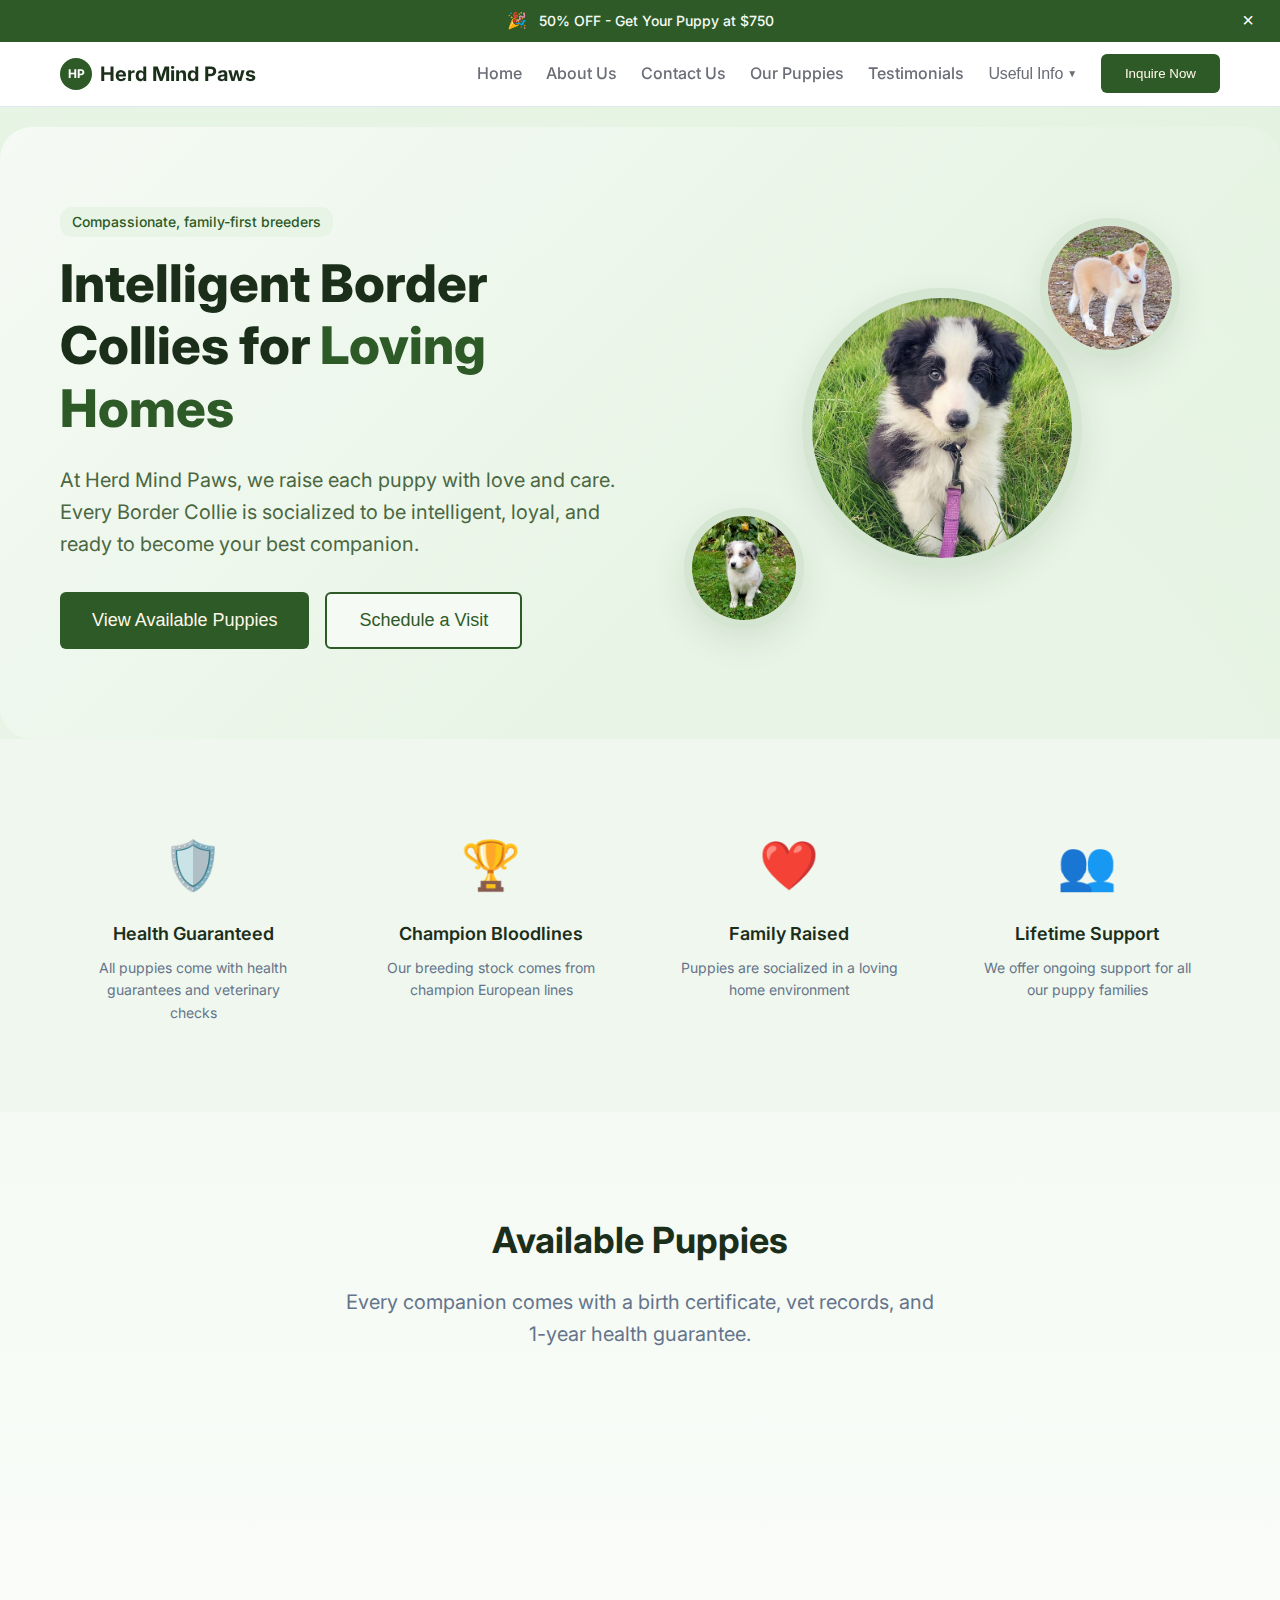
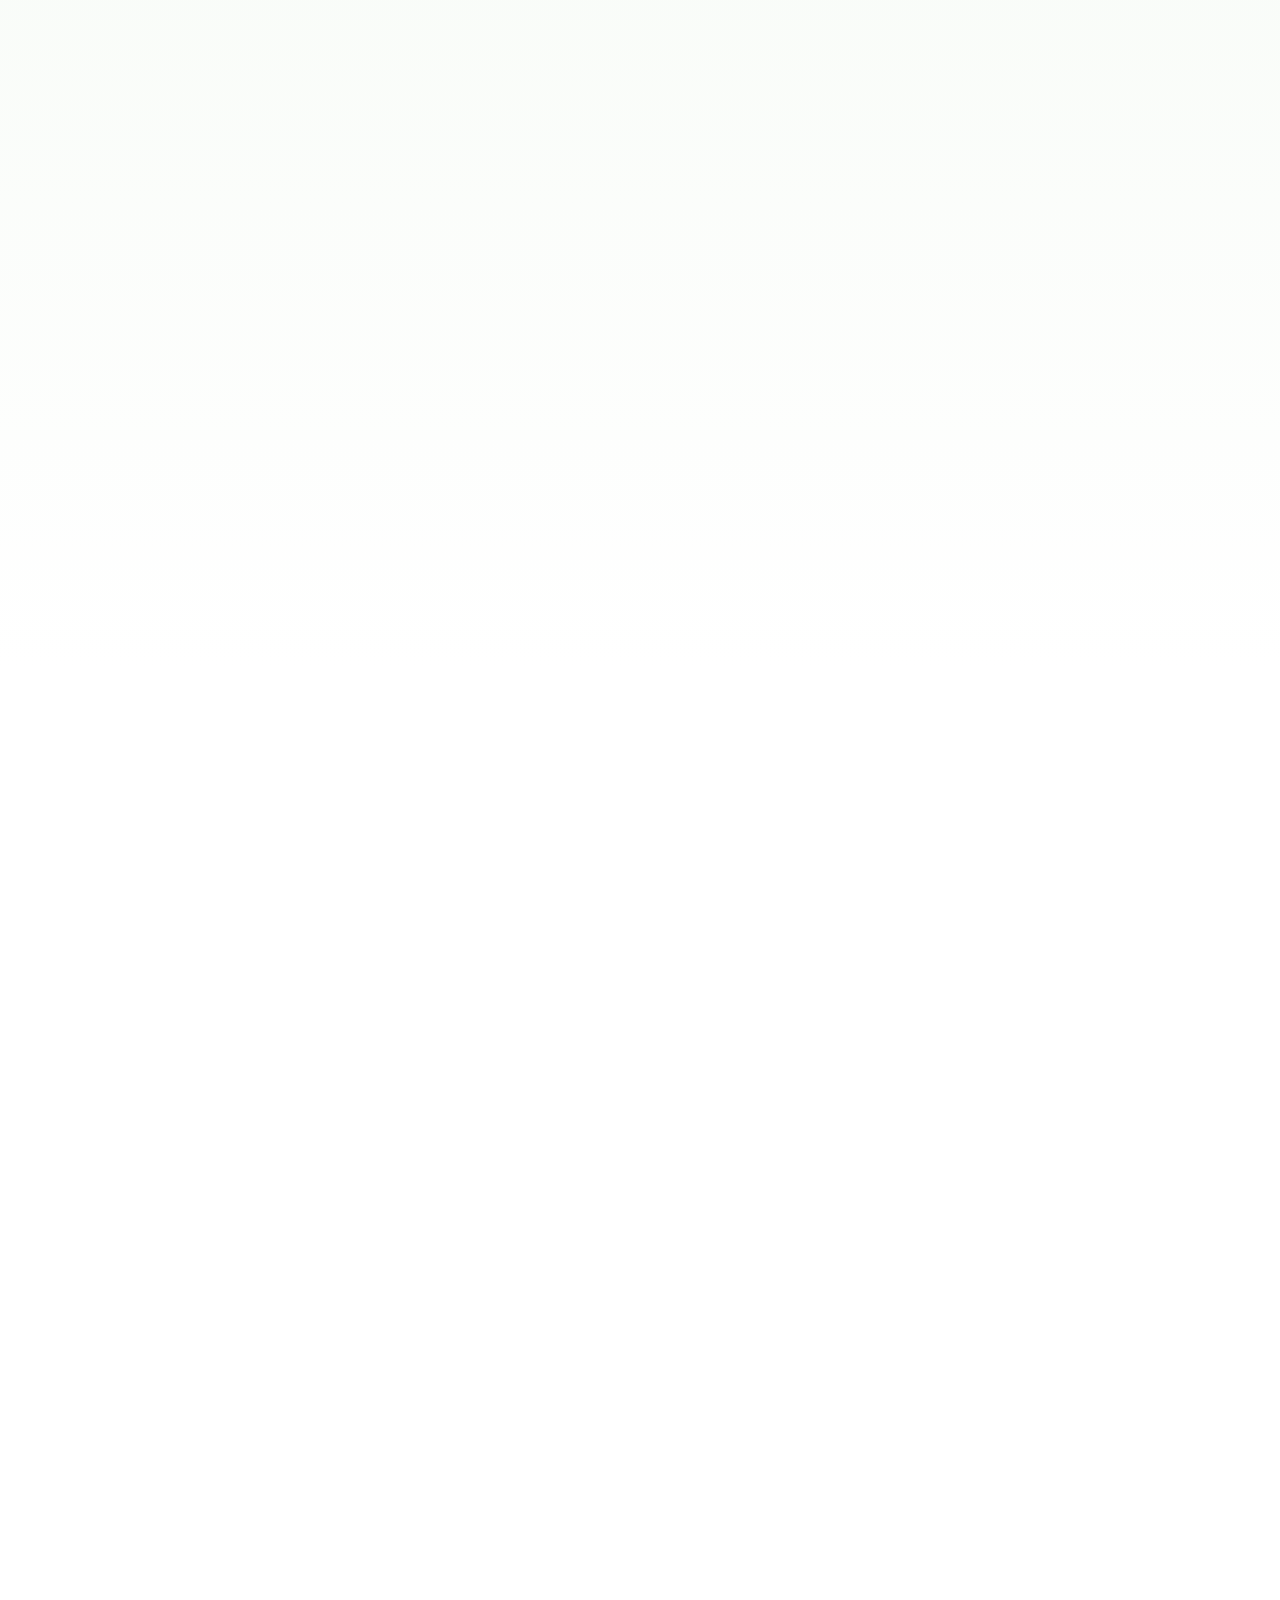
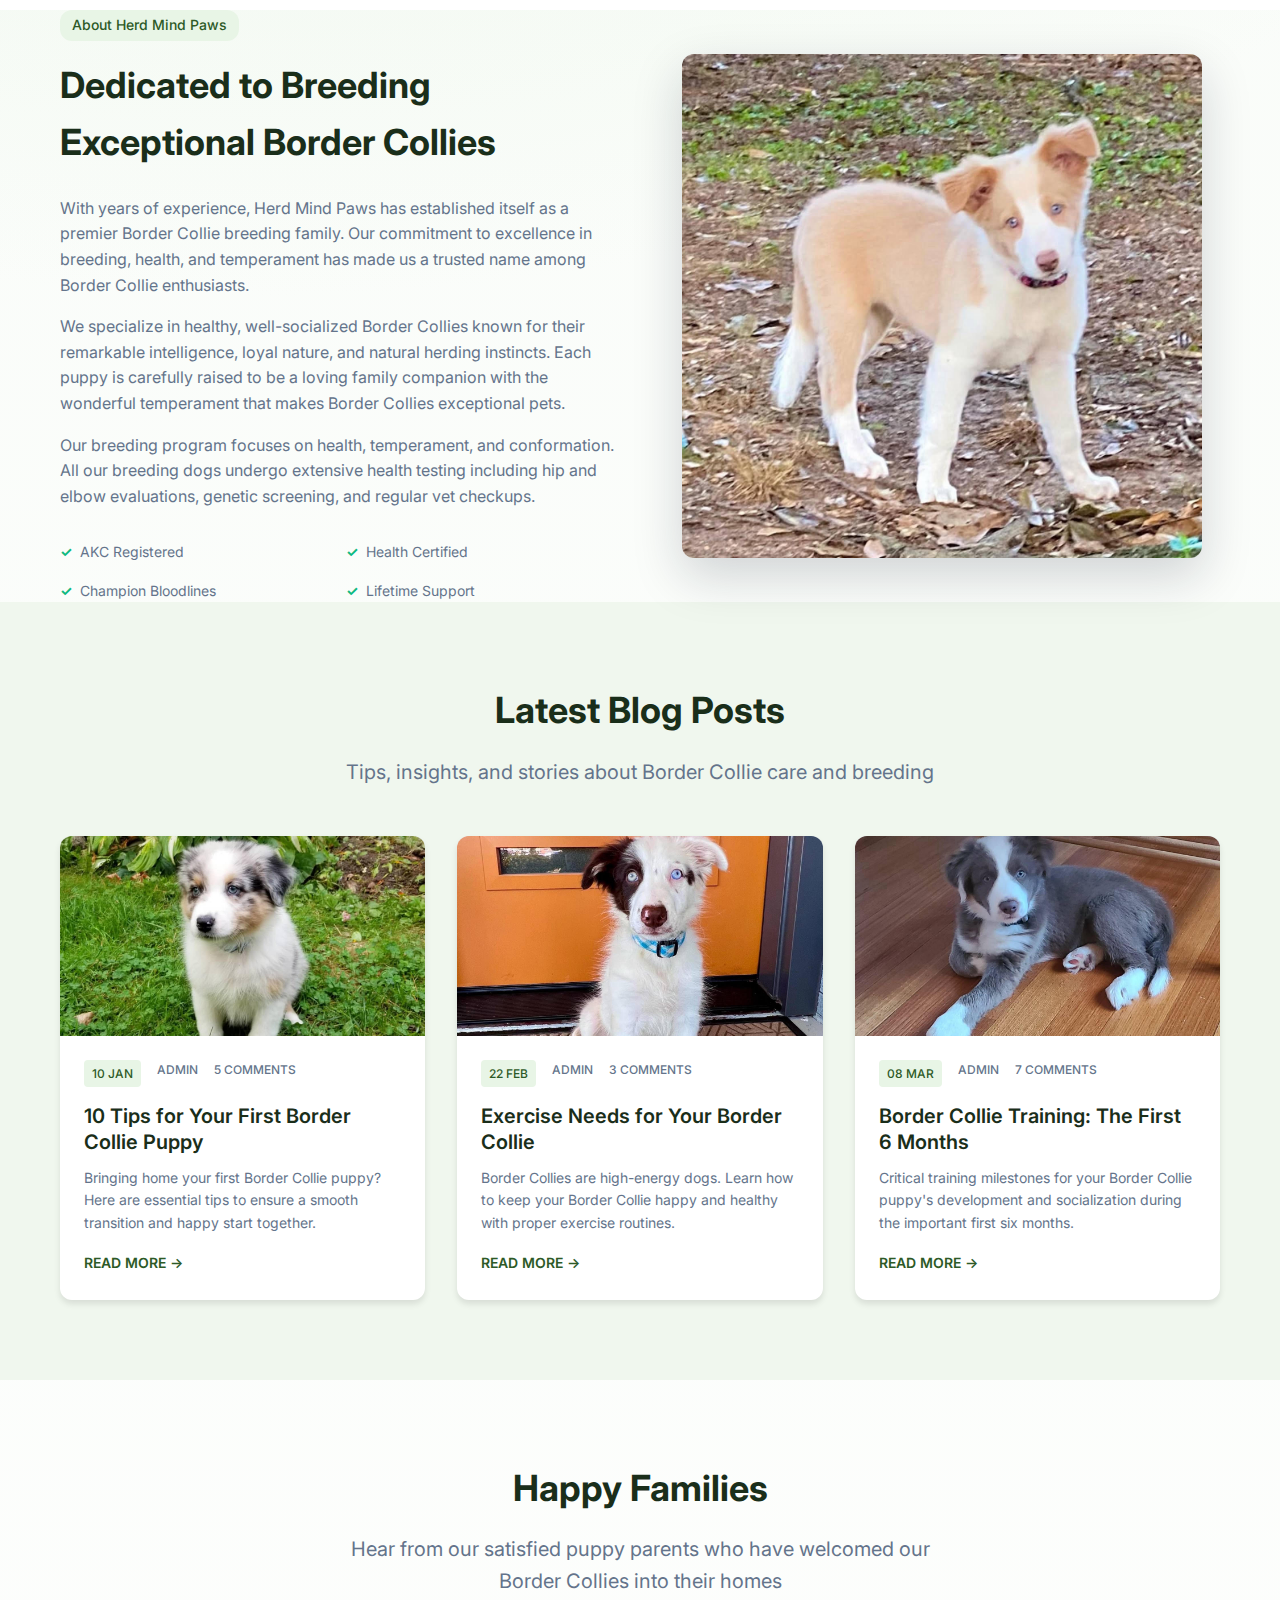
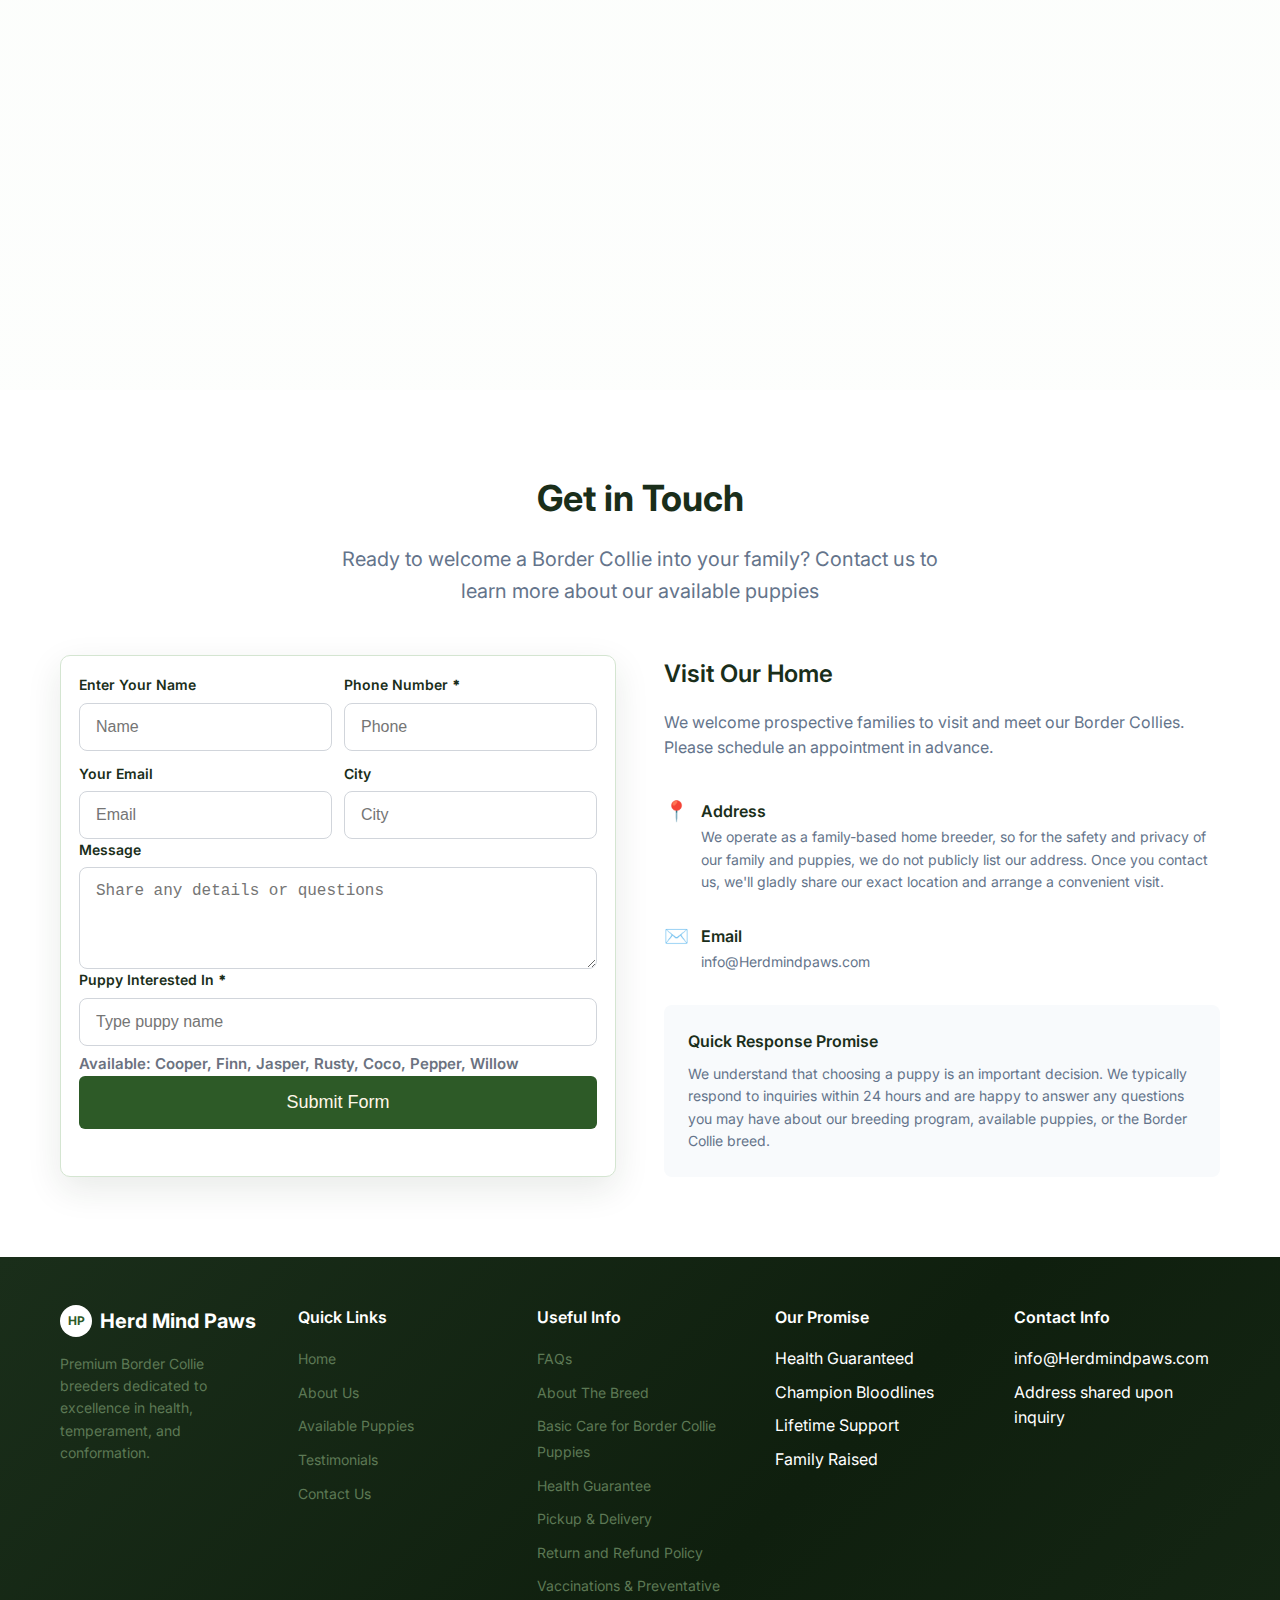
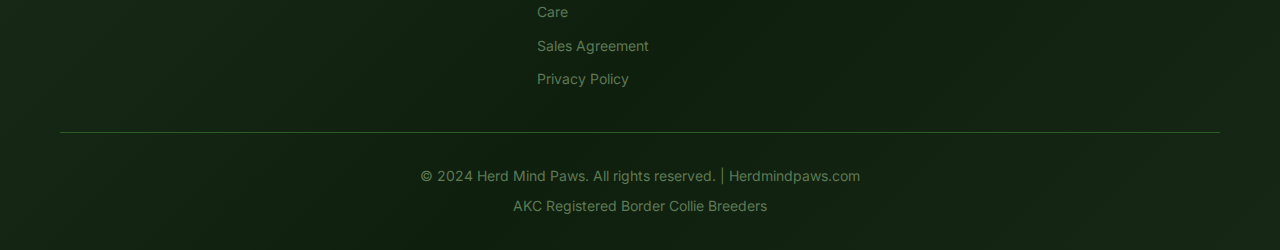
<file: index.html>
<!DOCTYPE html>
<html lang="en">
<head>
    <meta charset="UTF-8">
    <meta name="viewport" content="width=device-width, initial-scale=1.0">
    <title>Herd Mind Paws - Premium Border Collie Breeders</title>
    <meta name="description" content="Premium Border Collie breeders dedicated to excellence in health, temperament, and conformation. Herd Mind Paws offers intelligent, loyal Border Collie puppies for loving homes.">
    <link rel="stylesheet" href="style.css">
    <link rel="preconnect" href="https://fonts.googleapis.com">
    <link rel="preconnect" href="https://fonts.gstatic.com" crossorigin>
    <link href="https://fonts.googleapis.com/css2?family=Inter:wght@300;400;500;600;700;800&display=swap" rel="stylesheet">
</head>
<body>
            <!-- Top Bar with Discount -->
    <div class="top-bar">
        <div class="container">
            <div class="top-bar-content">
                <span class="discount-icon">🎉</span>
                <span class="discount-text">50% OFF - Get Your Puppy at $750</span>
                <button class="discount-close">×</button>
            </div>
        </div>
    </div>

    <!-- Navigation -->
    <nav class="navbar">
        <div class="nav-container">
            <div class="nav-brand">
                <div class="logo">HP</div>
                <span class="brand-name">Herd Mind Paws</span>
            </div>
            <button class="mobile-menu-toggle" aria-label="Toggle menu">
                <span></span>
                <span></span>
                <span></span>
            </button>
            <div class="nav-menu">
                <a href="index.html#home" class="nav-link">Home</a>
                <a href="about.html" class="nav-link">About Us</a>
                <a href="contact.html" class="nav-link">Contact Us</a>
                <a href="available-puppies.html" class="nav-link">Our Puppies</a>
                <a href="reviews.html" class="nav-link">Testimonials</a>

                <!-- Useful Info Dropdown -->
                <div class="dropdown">
                    <button class="nav-link dropdown-btn">
                        Useful Info
                        <span class="dropdown-arrow">▼</span>
                    </button>
                    <div class="dropdown-content">
                        <a href="faqs.html">FAQs</a>
                        <a href="about-breed.html">About The Breed</a>
                        <a href="basic-care.html">Basic Care for Border Collie Puppies</a>
                        <a href="health-guarantee.html">Health Guarantee</a>
                        <a href="pickup-delivery.html">Pickup & Delivery</a>
                        <a href="return-refund.html">Return and Refund Policy</a>
                        <a href="vaccinations.html">Vaccinations & Preventative Care</a>
                        <a href="sales-agreement.html">Sales Agreement</a>
                        <a href="privacy-policy.html">Privacy Policy</a>
                    </div>
                </div>
                <button class="cta-button" onclick="window.location.href='contact.html'">Inquire Now</button>
            </div>
        </div>
    </nav>

    <!-- Mobile Navigation -->
    <div class="mobile-nav-overlay"></div>
    <div class="mobile-nav">
        <div class="mobile-nav-links">
            <a href="index.html">Home</a>
            <a href="about.html">About Us</a>
            <a href="contact.html">Contact Us</a>
            <a href="available-puppies.html">Our Puppies</a>
            <a href="reviews.html">Testimonials</a>
            <button class="mobile-dropdown-btn">
                Useful Info
                <span class="mobile-dropdown-arrow">▼</span>
            </button>
            <div class="mobile-dropdown-content">
                <a href="faqs.html">FAQs</a>
                <a href="about-breed.html">About The Breed</a>
                <a href="basic-care.html">Basic Care</a>
                <a href="health-guarantee.html">Health Guarantee</a>
                <a href="pickup-delivery.html">Pickup & Delivery</a>
                <a href="return-refund.html">Return & Refund</a>
                <a href="vaccinations.html">Vaccinations</a>
                <a href="sales-agreement.html">Sales Agreement</a>
                <a href="privacy-policy.html">Privacy Policy</a>
            </div>
            <button class="cta-button" onclick="window.location.href='contact.html'">Inquire Now</button>
        </div>
    </div>

    <!-- Hero Section -->
    <section id="home" class="hero">
        <div class="container">
            <div class="hero-grid">
                <div class="hero-copy">
                    <span class="badge">Compassionate, family-first breeders</span>
                    <h1 class="hero-title">
                        Intelligent Border Collies for
                        <span class="highlight"> Loving Homes</span>
                    </h1>
                    <p class="hero-description">
                        At Herd Mind Paws, we raise each puppy with love and care. Every Border Collie is socialized to be intelligent, loyal, and ready to become your best companion.
                    </p>
                    <div class="hero-buttons">
                        <button class="btn-primary">View Available Puppies</button>
                        <button class="btn-secondary">Schedule a Visit</button>
                    </div>
                </div>

                <div class="hero-visual">
                    <div class="hero-main-image">
                        <img src="public/images/Cooper male border collie.jpg" alt="Border Collie puppy" loading="lazy">
                    </div>
                    <div class="hero-circle top">
                        <img src="public/images/Willow female border collie.jpg" alt="Willow the Border Collie" loading="lazy">
                    </div>
                    <div class="hero-circle bottom">
                        <img src="public/images/Finn male border collie.jpg" alt="Finn the Border Collie" loading="lazy">
                    </div>
                </div>
            </div>
        </div>
    </section>

    <!-- Features Section -->
    <section class="features">
        <div class="container">
            <div class="features-grid">
                <div class="feature-card">
                    <div class="feature-icon">🛡️</div>
                    <h3>Health Guaranteed</h3>
                    <p>All puppies come with health guarantees and veterinary checks</p>
                </div>
                <div class="feature-card">
                    <div class="feature-icon">🏆</div>
                    <h3>Champion Bloodlines</h3>
                    <p>Our breeding stock comes from champion European lines</p>
                </div>
                <div class="feature-card">
                    <div class="feature-icon">❤️</div>
                    <h3>Family Raised</h3>
                    <p>Puppies are socialized in a loving home environment</p>
                </div>
                <div class="feature-card">
                    <div class="feature-icon">👥</div>
                    <h3>Lifetime Support</h3>
                    <p>We offer ongoing support for all our puppy families</p>
                </div>
            </div>
        </div>
    </section>

    <!-- Available Puppies Section -->
    <section id="puppies" class="puppies">
        <div class="container">
            <div class="section-header">
                <h2>Available Puppies</h2>
                <p>Every companion comes with a birth certificate, vet records, and 1-year health guarantee.</p>
            </div>

            <div class="puppy-grid">
                <!-- Cooper -->
                <article class="puppy-card">
                    <div class="puppy-photo">
                        <img src="public/images/Cooper male border collie.jpg" alt="Cooper male Border Collie" loading="lazy">
                        <span class="status-pill">Available</span>
                    </div>
                    <div class="puppy-body">
                        <div class="puppy-top">
                            <div>
                                <p class="puppy-label">Male • Border Collie</p>
                                <h3 class="puppy-name">Cooper</h3>
                            </div>
                            <div class="price-tag">$750</div>
                        </div>
                        <p class="puppy-meta">Age: 12 Weeks · Ready now</p>
                        <p class="puppy-line">Comes with birth certificate, vet records & 1 Yr health guarantee.</p>
                        <ul class="puppy-perks">
                            <li>Lifetime health guarantee</li>
                            <li>Potty and crate trained starter</li>
                            <li>Up to date vaccinations & de-worming</li>
                            <li>Starter kit included</li>
                        </ul>
                        <div class="puppy-actions">
                            <a class="btn-primary" href="contact.html">Send Email</a>
                            <a class="btn-secondary text-mobile" href="sms:+12792412992?&body=Hello%20I%20am%20interested%20in%20this%20Border%20Collie%20puppy%20Cooper%20%0AWebsite:%20Herdmindpaws.com%0AListing:%20https://herdmindpaws.com/available-puppies">Send Text</a>
                        </div>
                    </div>
                </article>

                <!-- Finn -->
                <article class="puppy-card">
                    <div class="puppy-photo">
                        <img src="public/images/Finn male border collie.jpg" alt="Finn male Border Collie" loading="lazy">
                        <span class="status-pill">Available</span>
                    </div>
                    <div class="puppy-body">
                        <div class="puppy-top">
                            <div>
                                <p class="puppy-label">Male • Border Collie</p>
                                <h3 class="puppy-name">Finn</h3>
                            </div>
                            <div class="price-tag">$750</div>
                        </div>
                        <p class="puppy-meta">Age: 12 Weeks · Ready now</p>
                        <p class="puppy-line">Comes with birth certificate, vet records & 1 Yr health guarantee.</p>
                        <ul class="puppy-perks">
                            <li>Lifetime health guarantee</li>
                            <li>Potty and crate trained starter</li>
                            <li>Up to date vaccinations & de-worming</li>
                            <li>Starter kit included</li>
                        </ul>
                        <div class="puppy-actions">
                            <a class="btn-primary" href="contact.html">Send Email</a>
                            <a class="btn-secondary text-mobile" href="sms:+12792412992?&body=Hello%20I%20am%20interested%20in%20this%20Border%20Collie%20puppy%20Finn%20%0AWebsite:%20Herdmindpaws.com%0AListing:%20https://herdmindpaws.com/available-puppies">Send Text</a>
                        </div>
                    </div>
                </article>

                <!-- Jasper -->
                <article class="puppy-card">
                    <div class="puppy-photo">
                        <img src="public/images/Jasper male border collie.jpg" alt="Jasper male Border Collie" loading="lazy">
                        <span class="status-pill">Available</span>
                    </div>
                    <div class="puppy-body">
                        <div class="puppy-top">
                            <div>
                                <p class="puppy-label">Male • Border Collie</p>
                                <h3 class="puppy-name">Jasper</h3>
                            </div>
                            <div class="price-tag">$750</div>
                        </div>
                        <p class="puppy-meta">Age: 12 Weeks · Ready now</p>
                        <p class="puppy-line">Comes with birth certificate, vet records & 1 Yr health guarantee.</p>
                        <ul class="puppy-perks">
                            <li>Lifetime health guarantee</li>
                            <li>Potty and crate trained starter</li>
                            <li>Up to date vaccinations & de-worming</li>
                            <li>Starter kit included</li>
                        </ul>
                        <div class="puppy-actions">
                            <a class="btn-primary" href="contact.html">Send Email</a>
                            <a class="btn-secondary text-mobile" href="sms:+12792412992?&body=Hello%20I%20am%20interested%20in%20this%20Border%20Collie%20puppy%20Jasper%20%0AWebsite:%20Herdmindpaws.com%0AListing:%20https://herdmindpaws.com/available-puppies">Send Text</a>
                        </div>
                    </div>
                </article>

                <!-- Rusty -->
                <article class="puppy-card">
                    <div class="puppy-photo">
                        <img src="public/images/Rusty male border collie.jpg" alt="Rusty male Border Collie" loading="lazy">
                        <span class="status-pill">Available</span>
                    </div>
                    <div class="puppy-body">
                        <div class="puppy-top">
                            <div>
                                <p class="puppy-label">Male • Border Collie</p>
                                <h3 class="puppy-name">Rusty</h3>
                            </div>
                            <div class="price-tag">$750</div>
                        </div>
                        <p class="puppy-meta">Age: 12 Weeks · Ready now</p>
                        <p class="puppy-line">Comes with birth certificate, vet records & 1 Yr health guarantee.</p>
                        <ul class="puppy-perks">
                            <li>Lifetime health guarantee</li>
                            <li>Potty and crate trained starter</li>
                            <li>Up to date vaccinations & de-worming</li>
                            <li>Starter kit included</li>
                        </ul>
                        <div class="puppy-actions">
                            <a class="btn-primary" href="contact.html">Send Email</a>
                            <a class="btn-secondary text-mobile" href="sms:+12792412992?&body=Hello%20I%20am%20interested%20in%20this%20Border%20Collie%20puppy%20Rusty%20%0AWebsite:%20Herdmindpaws.com%0AListing:%20https://herdmindpaws.com/available-puppies">Send Text</a>
                        </div>
                    </div>
                </article>

                <!-- Coco -->
                <article class="puppy-card">
                    <div class="puppy-photo">
                        <img src="public/images/Coco female border collie .jpg" alt="Coco female Border Collie" loading="lazy">
                        <span class="status-pill">Available</span>
                    </div>
                    <div class="puppy-body">
                        <div class="puppy-top">
                            <div>
                                <p class="puppy-label">Female • Border Collie</p>
                                <h3 class="puppy-name">Coco</h3>
                            </div>
                            <div class="price-tag">$750</div>
                        </div>
                        <p class="puppy-meta">Age: 12 Weeks · Ready now</p>
                        <p class="puppy-line">Comes with birth certificate, vet records & 1 Yr health guarantee.</p>
                        <ul class="puppy-perks">
                            <li>Lifetime health guarantee</li>
                            <li>Potty and crate trained starter</li>
                            <li>Up to date vaccinations & de-worming</li>
                            <li>Starter kit included</li>
                        </ul>
                        <div class="puppy-actions">
                            <a class="btn-primary" href="contact.html">Send Email</a>
                            <a class="btn-secondary text-mobile" href="sms:+12792412992?&body=Hello%20I%20am%20interested%20in%20this%20Border%20Collie%20puppy%20Coco%20%0AWebsite:%20Herdmindpaws.com%0AListing:%20https://herdmindpaws.com/available-puppies">Send Text</a>
                        </div>
                    </div>
                </article>

                <!-- Pepper -->
                <article class="puppy-card">
                    <div class="puppy-photo">
                        <img src="public/images/Pepper female border collie.jpg" alt="Pepper female Border Collie" loading="lazy">
                        <span class="status-pill">Available</span>
                    </div>
                    <div class="puppy-body">
                        <div class="puppy-top">
                            <div>
                                <p class="puppy-label">Female • Border Collie</p>
                                <h3 class="puppy-name">Pepper</h3>
                            </div>
                            <div class="price-tag">$750</div>
                        </div>
                        <p class="puppy-meta">Age: 12 Weeks · Ready now</p>
                        <p class="puppy-line">Comes with birth certificate, vet records & 1 Yr health guarantee.</p>
                        <ul class="puppy-perks">
                            <li>Lifetime health guarantee</li>
                            <li>Potty and crate trained starter</li>
                            <li>Up to date vaccinations & de-worming</li>
                            <li>Starter kit included</li>
                        </ul>
                        <div class="puppy-actions">
                            <a class="btn-primary" href="contact.html">Send Email</a>
                            <a class="btn-secondary text-mobile" href="sms:+12792412992?&body=Hello%20I%20am%20interested%20in%20this%20Border%20Collie%20puppy%20Pepper%20%0AWebsite:%20Herdmindpaws.com%0AListing:%20https://herdmindpaws.com/available-puppies">Send Text</a>
                        </div>
                    </div>
                </article>

            </div>
        </div>
    </section>

    <!-- About Us Section -->
    <section id="about" class="about">
        <div class="container">
            <div class="about-content">
                <div class="about-text">
                    <span class="badge">About Herd Mind Paws</span>
                    <h2>Dedicated to Breeding Exceptional Border Collies</h2>
                    <div class="about-paragraphs">
                        <p>
                            With years of experience, Herd Mind Paws has established itself as a premier
                            Border Collie breeding family. Our commitment to excellence in breeding, health, and temperament
                            has made us a trusted name among Border Collie enthusiasts.
                        </p>
                        <p>
                            We specialize in healthy, well-socialized Border Collies known for their remarkable intelligence,
                            loyal nature, and natural herding instincts. Each puppy is carefully raised to be a loving
                            family companion with the wonderful temperament that makes Border Collies exceptional pets.
                        </p>
                        <p>
                            Our breeding program focuses on health, temperament, and conformation. All our breeding dogs
                            undergo extensive health testing including hip and elbow evaluations, genetic screening, and regular vet checkups.
                        </p>
                    </div>

                    <div class="certifications">
                        <div class="cert-item">
                            <span class="check-icon">✓</span>
                            <span>AKC Registered</span>
                        </div>
                        <div class="cert-item">
                            <span class="check-icon">✓</span>
                            <span>Health Certified</span>
                        </div>
                        <div class="cert-item">
                            <span class="check-icon">✓</span>
                            <span>Champion Bloodlines</span>
                        </div>
                        <div class="cert-item">
                            <span class="check-icon">✓</span>
                            <span>Lifetime Support</span>
                        </div>
                    </div>
                </div>
                <div class="about-image">
                    <img src="public/images/Willow female border collie.jpg" alt="Border Collie from Herd Mind Paws" loading="lazy">
                </div>
            </div>
        </div>
    </section>

    <!-- Blog Section -->
    <section id="blog" class="blog">
        <div class="container">
            <div class="section-header">
                <h2>Latest Blog Posts</h2>
                <p>Tips, insights, and stories about Border Collie care and breeding</p>
            </div>

            <div class="blog-grid">
                <article class="blog-card">
                    <div class="blog-image">
                        <img src="public/images/Finn male border collie.jpg" alt="Border Collie puppy">
                    </div>
                    <div class="blog-content">
                        <div class="blog-meta">
                            <span class="blog-date">10 JAN</span>
                            <span class="blog-author">ADMIN</span>
                            <span class="blog-comments">5 COMMENTS</span>
                        </div>
                        <h3 class="blog-title">10 Tips for Your First Border Collie Puppy</h3>
                        <p class="blog-excerpt">
                            Bringing home your first Border Collie puppy? Here are essential tips to ensure a smooth transition and happy start together.
                        </p>
                        <a href="#" class="blog-read-more">READ MORE</a>
                    </div>
                </article>

                <article class="blog-card">
                    <div class="blog-image">
                        <img src="public/images/Jasper male border collie.jpg" alt="Border Collie playing">
                    </div>
                    <div class="blog-content">
                        <div class="blog-meta">
                            <span class="blog-date">22 FEB</span>
                            <span class="blog-author">ADMIN</span>
                            <span class="blog-comments">3 COMMENTS</span>
                        </div>
                        <h3 class="blog-title">Exercise Needs for Your Border Collie</h3>
                        <p class="blog-excerpt">
                            Border Collies are high-energy dogs. Learn how to keep your Border Collie happy and healthy with proper exercise routines.
                        </p>
                        <a href="#" class="blog-read-more">READ MORE</a>
                    </div>
                </article>

                <article class="blog-card">
                    <div class="blog-image">
                        <img src="public/images/Coco female border collie .jpg" alt="Border Collie training">
                    </div>
                    <div class="blog-content">
                        <div class="blog-meta">
                            <span class="blog-date">08 MAR</span>
                            <span class="blog-author">ADMIN</span>
                            <span class="blog-comments">7 COMMENTS</span>
                        </div>
                        <h3 class="blog-title">Border Collie Training: The First 6 Months</h3>
                        <p class="blog-excerpt">
                            Critical training milestones for your Border Collie puppy's development and socialization during the important first six months.
                        </p>
                        <a href="#" class="blog-read-more">READ MORE</a>
                    </div>
                </article>
            </div>
        </div>
    </section>

    <!-- Testimonials Section -->
    <section id="testimonials" class="testimonials">
        <div class="container">
            <div class="section-header">
                <h2>Happy Families</h2>
                <p>Hear from our satisfied puppy parents who have welcomed our Border Collies into their homes</p>
            </div>

            <div class="testimonials-grid">
                <div class="testimonial-card">
                    <div class="stars">⭐⭐⭐⭐⭐</div>
                    <p class="testimonial-text">
                        "Our Border Collie from Herd Mind Paws is the most intelligent and loyal companion we could have asked for. Excellent breeding program!"
                    </p>
                    <div class="testimonial-author">
                        <div class="author-avatar"></div>
                        <div class="author-info">
                            <p class="author-name">Sarah Johnson</p>
                            <p class="author-title">Proud Border Collie Parent</p>
                        </div>
                    </div>
                </div>

                <div class="testimonial-card">
                    <div class="stars">⭐⭐⭐⭐⭐</div>
                    <p class="testimonial-text">
                        "Professional breeders who truly care about their dogs. Our puppy is healthy, well-socialized, and has amazing herding instincts."
                    </p>
                    <div class="testimonial-author">
                        <div class="author-avatar"></div>
                        <div class="author-info">
                            <p class="author-name">Michael Rodriguez</p>
                            <p class="author-title">Proud Border Collie Parent</p>
                        </div>
                    </div>
                </div>

                <div class="testimonial-card">
                    <div class="stars">⭐⭐⭐⭐⭐</div>
                    <p class="testimonial-text">
                        "The quality and temperament of our Border Collie exceeded all expectations. The ongoing support from the breeders has been invaluable."
                    </p>
                    <div class="testimonial-author">
                        <div class="author-avatar"></div>
                        <div class="author-info">
                            <p class="author-name">Emily Chen</p>
                            <p class="author-title">Proud Border Collie Parent</p>
                        </div>
                    </div>
                </div>
            </div>
        </div>
    </section>

    <!-- Contact Section -->
    <section id="contact" class="contact">
        <div class="container">
            <div class="section-header">
                <h2>Get in Touch</h2>
                <p>Ready to welcome a Border Collie into your family? Contact us to learn more about our available puppies</p>
            </div>

            <div class="contact-content">
                <div class="contact-form-page">
                    <form id="inquiryForm" class="web3form" action="https://api.web3forms.com/submit" method="POST">
                        <input type="hidden" name="access_key" value="a7d987c7-2959-44f1-9b8c-dd85618ea462">
                        <input type="hidden" name="formName" value="Homepage Contact">
                        <input type="hidden" name="subject" value="Herd Mind Paws Contact Form">
                        <input type="hidden" name="from_name" value="Herd Mind Paws Website">
                        <input type="hidden" name="redirect" value="thank-you.html">
                        <div class="form-grid">
                            <label class="field">
                                <span>Enter Your Name</span>
                                <input type="text" name="name" placeholder="Name" required>
                            </label>
                            <label class="field">
                                <span>Phone Number <b>*</b></span>
                                <input type="tel" name="phone" placeholder="Phone" required>
                            </label>
                            <label class="field">
                                <span>Your Email</span>
                                <input type="email" name="email" placeholder="Email" required>
                            </label>
                            <label class="field">
                                <span>City</span>
                                <input type="text" name="city" placeholder="City">
                            </label>
                        </div>
                        <label class="field">
                            <span>Message</span>
                            <textarea name="message" rows="4" placeholder="Share any details or questions"></textarea>
                        </label>
                        <label class="field">
                            <span>Puppy Interested In <b>*</b></span>
                            <input type="text" name="puppy" placeholder="Type puppy name" required>
                            <span class="puppy-names">Available: Cooper, Finn, Jasper, Rusty, Coco, Pepper, Willow</span>
                        </label>
                        <button type="submit" class="btn-primary full-width">Submit Form</button>
                        <div class="form-message form-status" aria-live="polite"></div>
                    </form>
                </div>

                <div class="contact-info">
                    <h3>Visit Our Home</h3>
                    <p class="visit-description">
                        We welcome prospective families to visit and meet our Border Collies.
                        Please schedule an appointment in advance.
                    </p>

                    <div class="contact-details">
                        <div class="contact-item">
                            <span class="contact-icon">📍</span>
                            <div>
                                <p class="contact-label">Address</p>
                                <p class="contact-value">We operate as a family-based home breeder, so for the safety and privacy of our family and puppies, we do not publicly list our address. Once you contact us, we'll gladly share our exact location and arrange a convenient visit.</p>
                            </div>
                        </div>

                        <div class="contact-item">
                            <span class="contact-icon">✉️</span>
                            <div>
                                <p class="contact-label">Email</p>
                                <p class="contact-value">info@Herdmindpaws.com</p>
                            </div>
                        </div>
                    </div>

                    <div class="response-promise">
                        <h4>Quick Response Promise</h4>
                        <p>
                            We understand that choosing a puppy is an important decision. We typically respond to
                            inquiries within 24 hours and are happy to answer any questions you may have about our
                            breeding program, available puppies, or the Border Collie breed.
                        </p>
                    </div>
                </div>
            </div>
        </div>
    </section>

            <!-- Footer -->
    <footer class="footer">
        <div class="container">
            <div class="footer-grid">
                <div class="footer-column">
                    <div class="footer-brand">
                        <div class="logo">HP</div>
                        <span class="brand-name">Herd Mind Paws</span>
                    </div>
                    <p class="footer-description">
                        Premium Border Collie breeders dedicated to excellence in health, temperament, and conformation.
                    </p>
                </div>

                <div class="footer-column">
                    <h4>Quick Links</h4>
                    <ul>
                        <li><a href="index.html#home">Home</a></li>
                        <li><a href="about.html">About Us</a></li>
                        <li><a href="available-puppies.html">Available Puppies</a></li>
                        <li><a href="reviews.html">Testimonials</a></li>
                        <li><a href="contact.html">Contact Us</a></li>
                    </ul>
                </div>

                <div class="footer-column">
                    <h4>Useful Info</h4>
                    <ul>
                        <li><a href="faqs.html">FAQs</a></li>
                        <li><a href="about-breed.html">About The Breed</a></li>
                        <li><a href="basic-care.html">Basic Care for Border Collie Puppies</a></li>
                        <li><a href="health-guarantee.html">Health Guarantee</a></li>
                        <li><a href="pickup-delivery.html">Pickup & Delivery</a></li>
                        <li><a href="return-refund.html">Return and Refund Policy</a></li>
                        <li><a href="vaccinations.html">Vaccinations & Preventative Care</a></li>
                        <li><a href="sales-agreement.html">Sales Agreement</a></li>
                        <li><a href="privacy-policy.html">Privacy Policy</a></li>
                    </ul>
                </div>

                <div class="footer-column">
                    <h4>Our Promise</h4>
                    <ul>
                        <li>Health Guaranteed</li>
                        <li>Champion Bloodlines</li>
                        <li>Lifetime Support</li>
                        <li>Family Raised</li>
                    </ul>
                </div>

                <div class="footer-column">
                    <h4>Contact Info</h4>
                    <ul>
                        <li>info@Herdmindpaws.com</li>
                        <li>Address shared upon inquiry</li>
                    </ul>
                </div>
            </div>

            <div class="footer-bottom">
                <p>© 2024 Herd Mind Paws. All rights reserved. | Herdmindpaws.com</p>
                <p>AKC Registered Border Collie Breeders</p>
            </div>
        </div>
    </footer>

    <script src="script.js"></script>
</body>
</html>
</file>
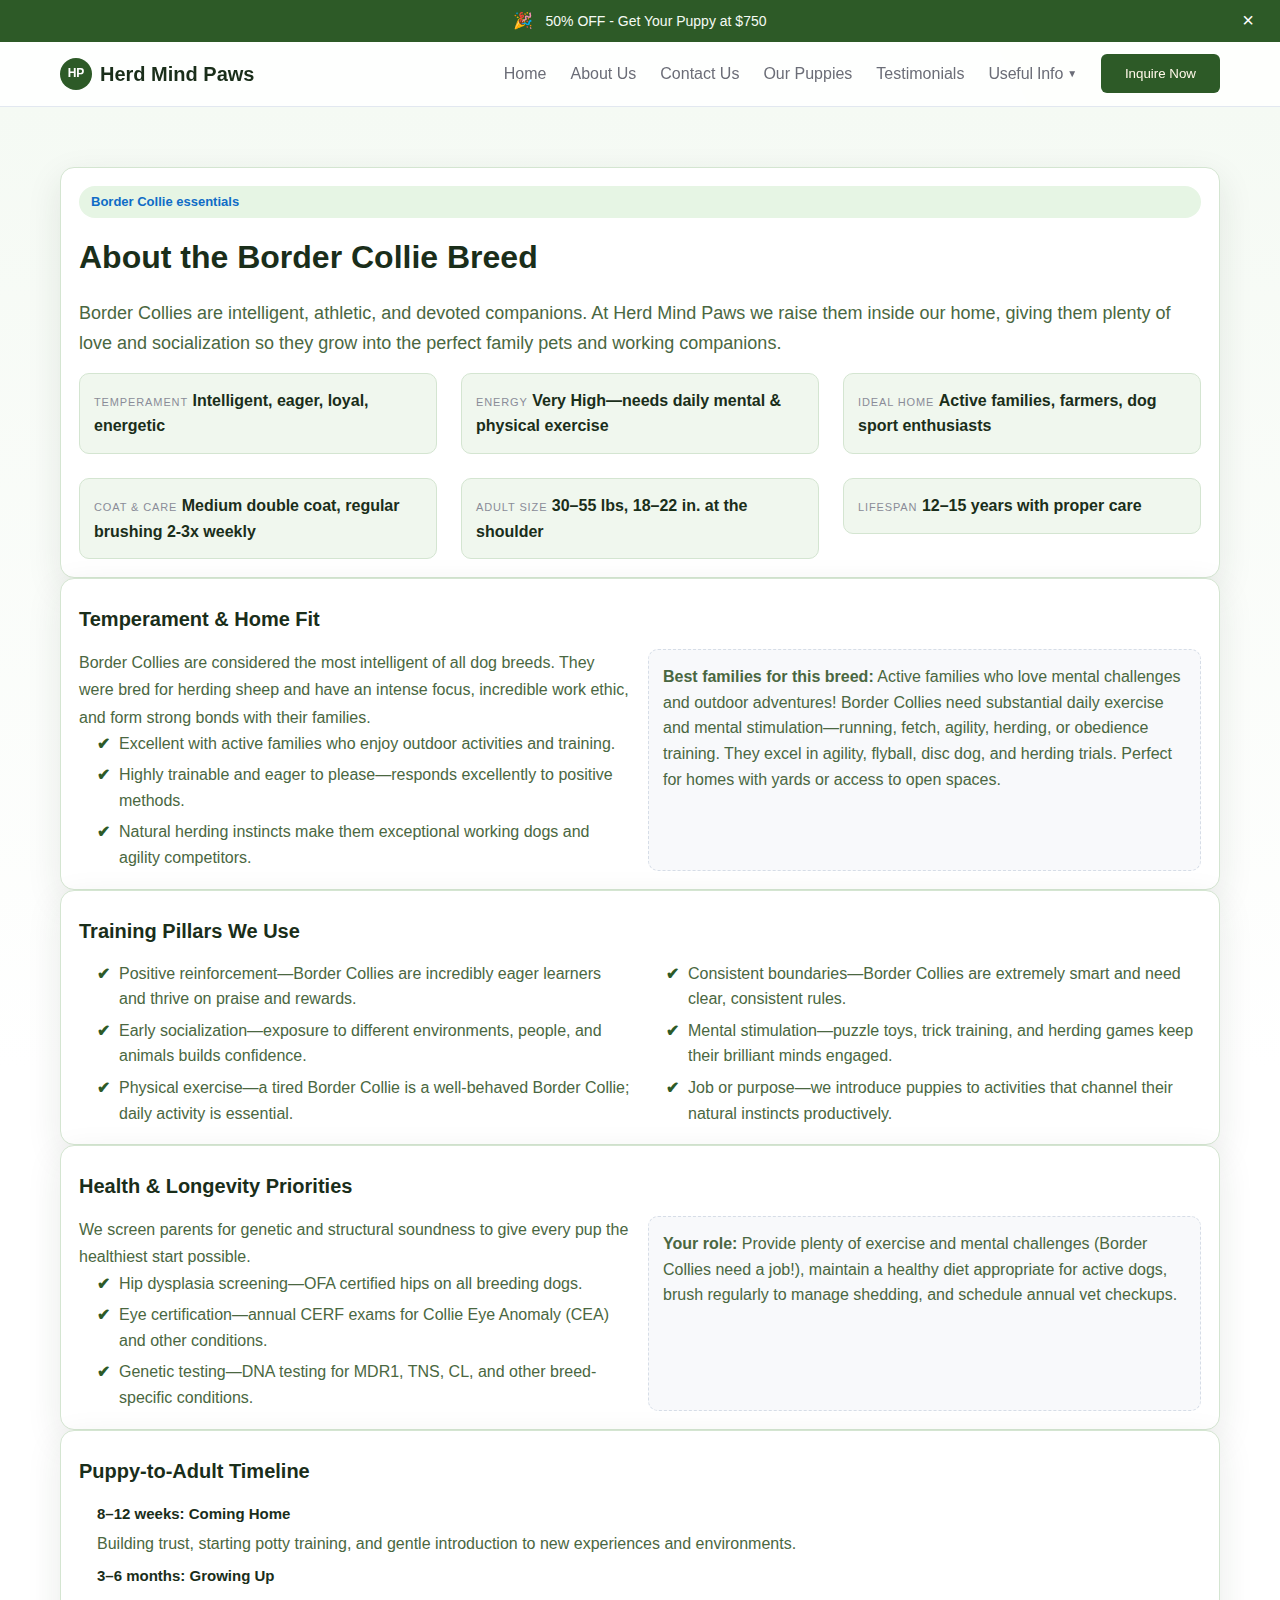
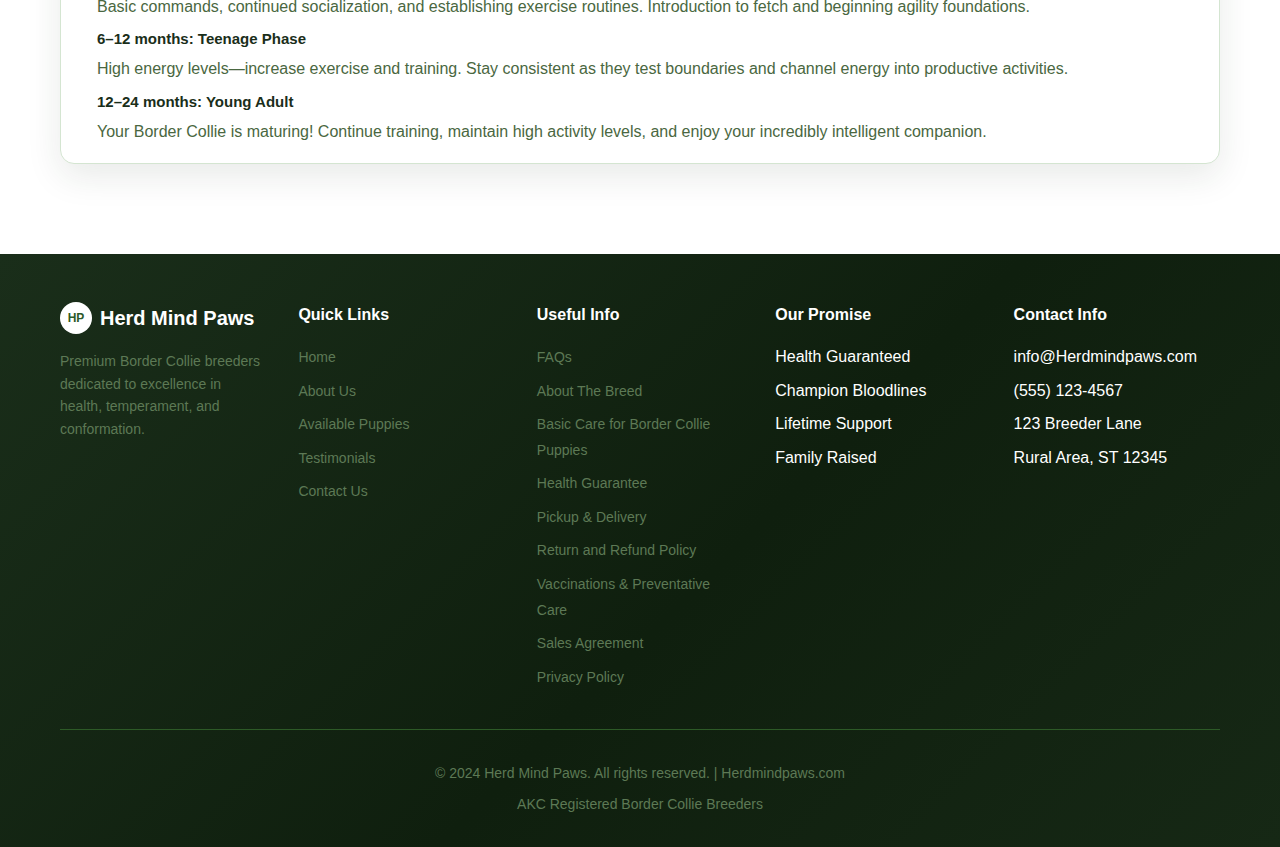
<file: about-breed.html>
<!DOCTYPE html>
<html lang="en">
<head>
    <meta charset="UTF-8">
    <meta name="viewport" content="width=device-width, initial-scale=1.0">
    <title>Border Collie Breed Guide | Herd Mind Paws</title>
    <meta name="description" content="Temperament, training, and health essentials for Border Collies from Herd Mind Paws, family breeders with years of experience.">
    <link rel="stylesheet" href="style.css">
</head>
<body>
            <!-- Top Bar with Discount -->
    <div class="top-bar">
        <div class="container">
            <div class="top-bar-content">
                <span class="discount-icon">🎉</span>
                <span class="discount-text">50% OFF - Get Your Puppy at $750</span>
                <button class="discount-close">×</button>
            </div>
        </div>
    </div>

    <!-- Navigation -->
    <nav class="navbar">
        <div class="nav-container">
            <div class="nav-brand">
                <div class="logo">HP</div>
                <span class="brand-name">Herd Mind Paws</span>
            </div>
            <div class="nav-menu">
                <a href="index.html#home" class="nav-link">Home</a>
                <a href="about.html" class="nav-link">About Us</a>
                <a href="contact.html" class="nav-link">Contact Us</a>
                <a href="available-puppies.html" class="nav-link">Our Puppies</a>
                <a href="reviews.html" class="nav-link">Testimonials</a>

                <!-- Useful Info Dropdown -->
                <div class="dropdown">
                    <button class="nav-link dropdown-btn">
                        Useful Info
                        <span class="dropdown-arrow">▼</span>
                    </button>
                    <div class="dropdown-content">
                        <a href="faqs.html">FAQs</a>
                        <a href="about-breed.html">About The Breed</a>
                        <a href="basic-care.html">Basic Care for Border Collie Puppies</a>
                        <a href="health-guarantee.html">Health Guarantee</a>
                        <a href="pickup-delivery.html">Pickup & Delivery</a>
                        <a href="return-refund.html">Return and Refund Policy</a>
                        <a href="vaccinations.html">Vaccinations & Preventative Care</a>
                        <a href="sales-agreement.html">Sales Agreement</a>
                        <a href="privacy-policy.html">Privacy Policy</a>
                    </div>
                </div>
                <button class="cta-button" onclick="window.location.href='mailto:info@Herdmindpaws.com?subject=Herd Mind Paws Inquiry'">Inquire Now</button>
            </div>
        </div>
    </nav>

    <main class="info-page">
        <div class="container">
            <div class="info-card">
                <div class="pill-tag">Border Collie essentials</div>
                <h1>About the Border Collie Breed</h1>
                <p class="info-lede">
                    Border Collies are intelligent, athletic, and devoted companions. At Herd Mind Paws we raise them inside our home, giving them plenty of love and socialization so they grow into the perfect family pets and working companions.
                </p>
                <div class="info-grid">
                    <div class="stat-card">
                        <span class="stat-label">Temperament</span>
                        <span class="stat-value">Intelligent, eager, loyal, energetic</span>
                    </div>
                    <div class="stat-card">
                        <span class="stat-label">Energy</span>
                        <span class="stat-value">Very High—needs daily mental & physical exercise</span>
                    </div>
                    <div class="stat-card">
                        <span class="stat-label">Ideal Home</span>
                        <span class="stat-value">Active families, farmers, dog sport enthusiasts</span>
                    </div>
                    <div class="stat-card">
                        <span class="stat-label">Coat & Care</span>
                        <span class="stat-value">Medium double coat, regular brushing 2-3x weekly</span>
                    </div>
                    <div class="stat-card">
                        <span class="stat-label">Adult Size</span>
                        <span class="stat-value">30–55 lbs, 18–22 in. at the shoulder</span>
                    </div>
                    <div class="stat-card">
                        <span class="stat-label">Lifespan</span>
                        <span class="stat-value">12–15 years with proper care</span>
                    </div>
                </div>
            </div>

            <div class="info-card">
                <h2>Temperament & Home Fit</h2>
                <div class="info-columns">
                    <div>
                        <p>Border Collies are considered the most intelligent of all dog breeds. They were bred for herding sheep and have an intense focus, incredible work ethic, and form strong bonds with their families.</p>
                        <ul class="checklist">
                            <li>Excellent with active families who enjoy outdoor activities and training.</li>
                            <li>Highly trainable and eager to please—responds excellently to positive methods.</li>
                            <li>Natural herding instincts make them exceptional working dogs and agility competitors.</li>
                        </ul>
                    </div>
                    <div class="note-box">
                        <strong>Best families for this breed:</strong> Active families who love mental challenges and outdoor adventures! Border Collies need substantial daily exercise and mental stimulation—running, fetch, agility, herding, or obedience training. They excel in agility, flyball, disc dog, and herding trials. Perfect for homes with yards or access to open spaces.
                    </div>
                </div>
            </div>

            <div class="info-card">
                <h2>Training Pillars We Use</h2>
                <div class="info-columns">
                    <div>
                        <ul class="checklist">
                            <li>Positive reinforcement—Border Collies are incredibly eager learners and thrive on praise and rewards.</li>
                            <li>Early socialization—exposure to different environments, people, and animals builds confidence.</li>
                            <li>Physical exercise—a tired Border Collie is a well-behaved Border Collie; daily activity is essential.</li>
                        </ul>
                    </div>
                    <div>
                        <ul class="checklist">
                            <li>Consistent boundaries—Border Collies are extremely smart and need clear, consistent rules.</li>
                            <li>Mental stimulation—puzzle toys, trick training, and herding games keep their brilliant minds engaged.</li>
                            <li>Job or purpose—we introduce puppies to activities that channel their natural instincts productively.</li>
                        </ul>
                    </div>
                </div>
            </div>

            <div class="info-card">
                <h2>Health & Longevity Priorities</h2>
                <div class="info-columns">
                    <div>
                        <p>We screen parents for genetic and structural soundness to give every pup the healthiest start possible.</p>
                        <ul class="checklist">
                            <li>Hip dysplasia screening—OFA certified hips on all breeding dogs.</li>
                            <li>Eye certification—annual CERF exams for Collie Eye Anomaly (CEA) and other conditions.</li>
                            <li>Genetic testing—DNA testing for MDR1, TNS, CL, and other breed-specific conditions.</li>
                        </ul>
                    </div>
                    <div class="note-box">
                        <strong>Your role:</strong> Provide plenty of exercise and mental challenges (Border Collies need a job!), maintain a healthy diet appropriate for active dogs, brush regularly to manage shedding, and schedule annual vet checkups.
                    </div>
                </div>
            </div>

            <div class="info-card">
                <h2>Puppy-to-Adult Timeline</h2>
                <ul class="step-list">
                    <li>
                        <span class="step-title">8–12 weeks: Coming Home</span>
                        <span>Building trust, starting potty training, and gentle introduction to new experiences and environments.</span>
                    </li>
                    <li>
                        <span class="step-title">3–6 months: Growing Up</span>
                        <span>Basic commands, continued socialization, and establishing exercise routines. Introduction to fetch and beginning agility foundations.</span>
                    </li>
                    <li>
                        <span class="step-title">6–12 months: Teenage Phase</span>
                        <span>High energy levels—increase exercise and training. Stay consistent as they test boundaries and channel energy into productive activities.</span>
                    </li>
                    <li>
                        <span class="step-title">12–24 months: Young Adult</span>
                        <span>Your Border Collie is maturing! Continue training, maintain high activity levels, and enjoy your incredibly intelligent companion.</span>
                    </li>
                </ul>
            </div>
        </div>
    </main>

            <!-- Footer -->
    <footer class="footer">
        <div class="container">
            <div class="footer-grid">
                <div class="footer-column">
                    <div class="footer-brand">
                        <div class="logo">HP</div>
                        <span class="brand-name">Herd Mind Paws</span>
                    </div>
                    <p class="footer-description">
                        Premium Border Collie breeders dedicated to excellence in health, temperament, and conformation.
                    </p>
                </div>

                <div class="footer-column">
                    <h4>Quick Links</h4>
                    <ul>
                        <li><a href="index.html#home">Home</a></li>
                        <li><a href="about.html">About Us</a></li>
                        <li><a href="available-puppies.html">Available Puppies</a></li>
                        <li><a href="reviews.html">Testimonials</a></li>
                        <li><a href="contact.html">Contact Us</a></li>
                    </ul>
                </div>

                <div class="footer-column">
                    <h4>Useful Info</h4>
                    <ul>
                        <li><a href="faqs.html">FAQs</a></li>
                        <li><a href="about-breed.html">About The Breed</a></li>
                        <li><a href="basic-care.html">Basic Care for Border Collie Puppies</a></li>
                        <li><a href="health-guarantee.html">Health Guarantee</a></li>
                        <li><a href="pickup-delivery.html">Pickup & Delivery</a></li>
                        <li><a href="return-refund.html">Return and Refund Policy</a></li>
                        <li><a href="vaccinations.html">Vaccinations & Preventative Care</a></li>
                        <li><a href="sales-agreement.html">Sales Agreement</a></li>
                        <li><a href="privacy-policy.html">Privacy Policy</a></li>
                    </ul>
                </div>

                <div class="footer-column">
                    <h4>Our Promise</h4>
                    <ul>
                        <li>Health Guaranteed</li>
                        <li>Champion Bloodlines</li>
                        <li>Lifetime Support</li>
                        <li>Family Raised</li>
                    </ul>
                </div>

                <div class="footer-column">
                    <h4>Contact Info</h4>
                    <ul>
                        <li>info@Herdmindpaws.com</li>
                        <li>(555) 123-4567</li>
                        <li>123 Breeder Lane</li>
                        <li>Rural Area, ST 12345</li>
                    </ul>
                </div>
            </div>

            <div class="footer-bottom">
                <p>© 2024 Herd Mind Paws. All rights reserved. | Herdmindpaws.com</p>
                <p>AKC Registered Border Collie Breeders</p>
            </div>
        </div>
    </footer>
    <script src="script.js"></script>
</body>
</html>
</file>
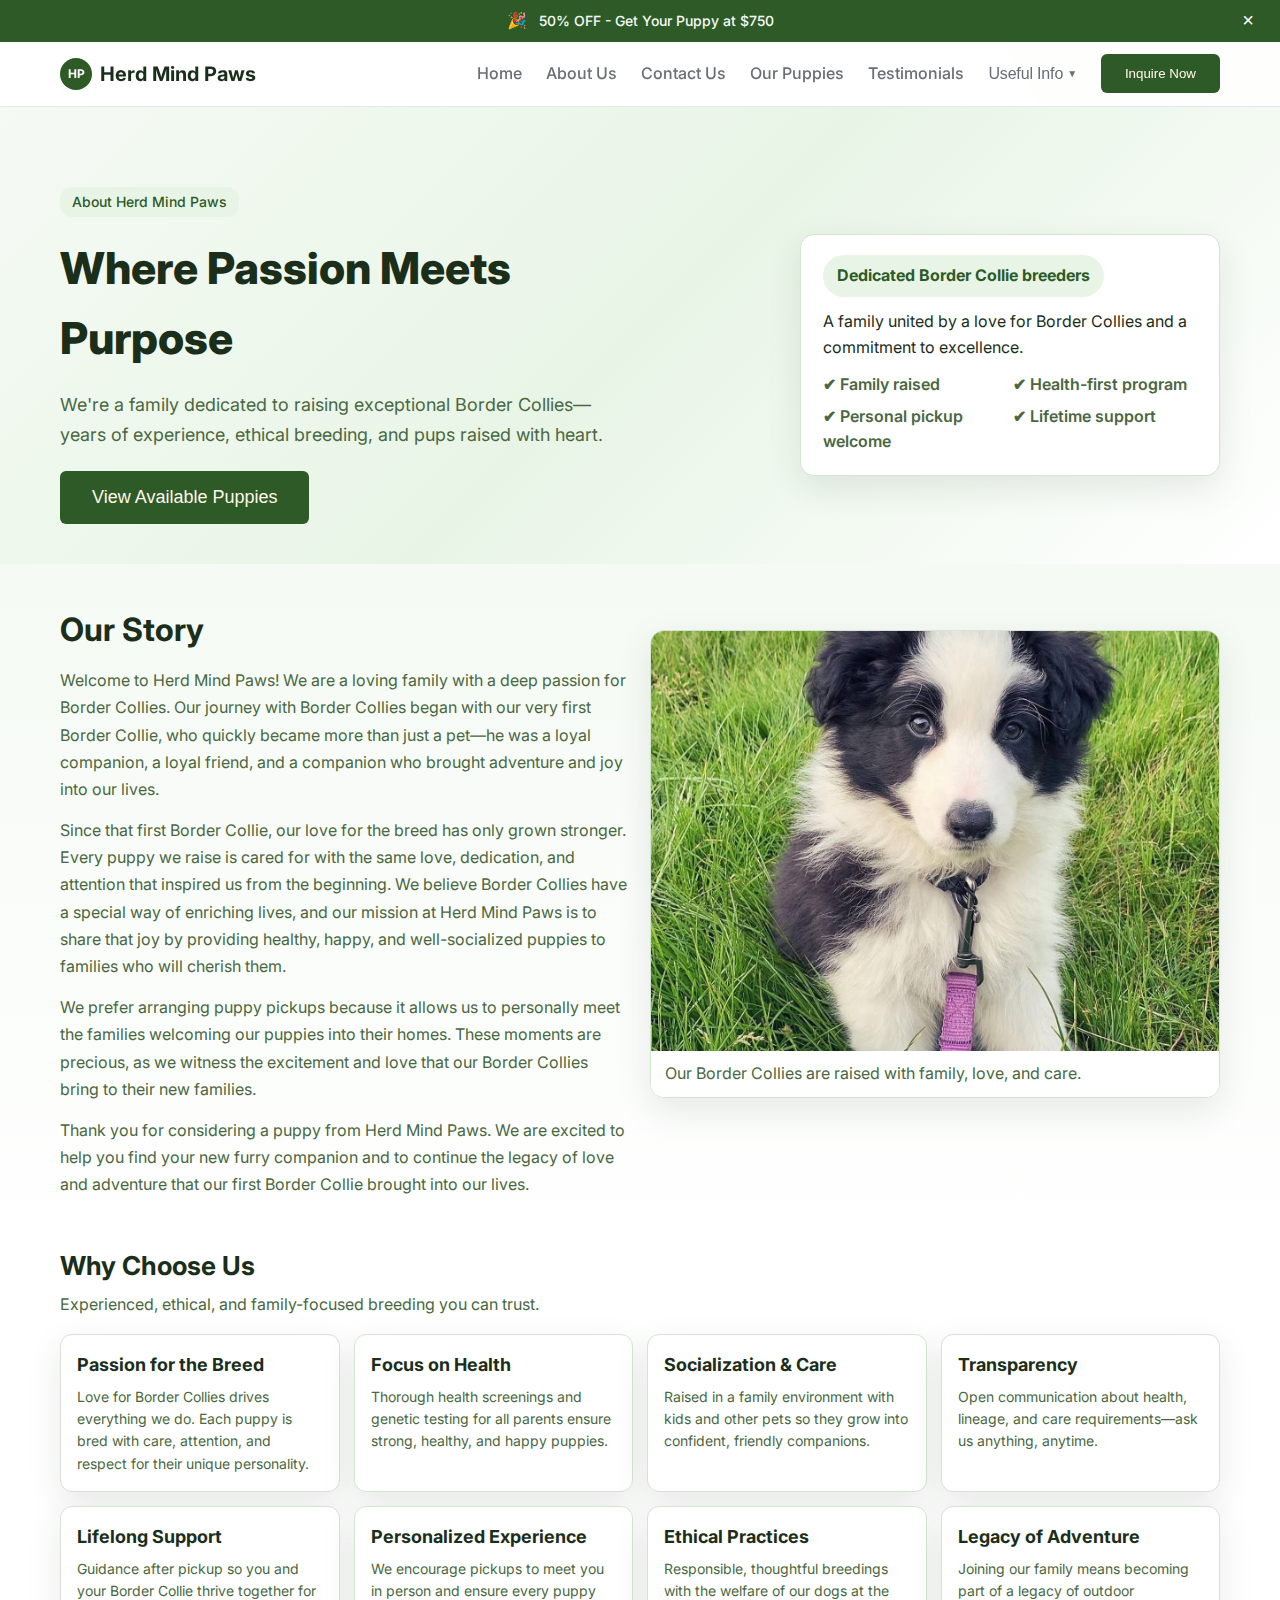
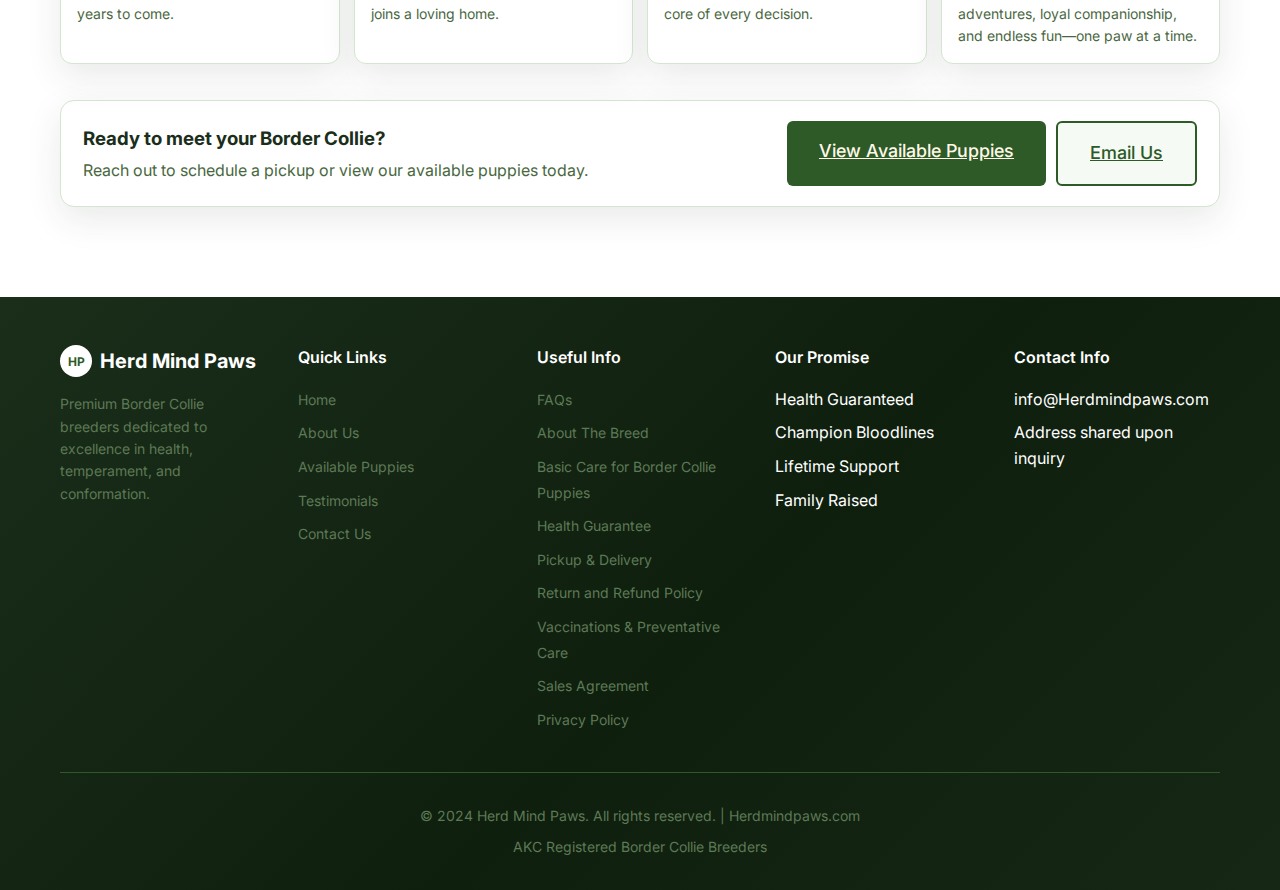
<file: about.html>
<!DOCTYPE html>
<html lang="en">
<head>
    <meta charset="UTF-8">
    <meta name="viewport" content="width=device-width, initial-scale=1.0">
    <title>About Us | Herd Mind Paws</title>
    <meta name="description" content="Learn about Herd Mind Paws, our family story, and why we raise Border Collies with care and expertise.">
    <link rel="stylesheet" href="style.css">
    <link rel="preconnect" href="https://fonts.googleapis.com">
    <link rel="preconnect" href="https://fonts.gstatic.com" crossorigin>
    <link href="https://fonts.googleapis.com/css2?family=Inter:wght@300;400;500;600;700;800&display=swap" rel="stylesheet">
</head>
<body>
            <!-- Top Bar with Discount -->
    <div class="top-bar">
        <div class="container">
            <div class="top-bar-content">
                <span class="discount-icon">🎉</span>
                <span class="discount-text">50% OFF - Get Your Puppy at $750</span>
                <button class="discount-close">×</button>
            </div>
        </div>
    </div>

    <!-- Navigation -->
    <nav class="navbar">
        <div class="nav-container">
            <div class="nav-brand">
                <div class="logo">HP</div>
                <span class="brand-name">Herd Mind Paws</span>
            </div>
            <button class="mobile-menu-toggle" aria-label="Toggle menu">
                <span></span>
                <span></span>
                <span></span>
            </button>
            <div class="nav-menu">
                <a href="index.html#home" class="nav-link">Home</a>
                <a href="about.html" class="nav-link">About Us</a>
                <a href="contact.html" class="nav-link">Contact Us</a>
                <a href="available-puppies.html" class="nav-link">Our Puppies</a>
                <a href="reviews.html" class="nav-link">Testimonials</a>

                <!-- Useful Info Dropdown -->
                <div class="dropdown">
                    <button class="nav-link dropdown-btn">
                        Useful Info
                        <span class="dropdown-arrow">▼</span>
                    </button>
                    <div class="dropdown-content">
                        <a href="faqs.html">FAQs</a>
                        <a href="about-breed.html">About The Breed</a>
                        <a href="basic-care.html">Basic Care for Border Collie Puppies</a>
                        <a href="health-guarantee.html">Health Guarantee</a>
                        <a href="pickup-delivery.html">Pickup & Delivery</a>
                        <a href="return-refund.html">Return and Refund Policy</a>
                        <a href="vaccinations.html">Vaccinations & Preventative Care</a>
                        <a href="sales-agreement.html">Sales Agreement</a>
                        <a href="privacy-policy.html">Privacy Policy</a>
                    </div>
                </div>
                <button class="cta-button" onclick="window.location.href='mailto:info@Herdmindpaws.com?subject=Herd Mind Paws Inquiry'">Inquire Now</button>
            </div>
        </div>
    </nav>

    <!-- Mobile Navigation -->
    <div class="mobile-nav-overlay"></div>
    <div class="mobile-nav">
        <div class="mobile-nav-links">
            <a href="index.html">Home</a>
            <a href="about.html">About Us</a>
            <a href="contact.html">Contact Us</a>
            <a href="available-puppies.html">Our Puppies</a>
            <a href="reviews.html">Testimonials</a>
            <button class="mobile-dropdown-btn">
                Useful Info
                <span class="mobile-dropdown-arrow">▼</span>
            </button>
            <div class="mobile-dropdown-content">
                <a href="faqs.html">FAQs</a>
                <a href="about-breed.html">About The Breed</a>
                <a href="basic-care.html">Basic Care</a>
                <a href="health-guarantee.html">Health Guarantee</a>
                <a href="pickup-delivery.html">Pickup & Delivery</a>
                <a href="return-refund.html">Return & Refund</a>
                <a href="vaccinations.html">Vaccinations</a>
                <a href="sales-agreement.html">Sales Agreement</a>
                <a href="privacy-policy.html">Privacy Policy</a>
            </div>
            <button class="cta-button" onclick="window.location.href='mailto:info@Herdmindpaws.com?subject=Herd Mind Paws Inquiry'">Inquire Now</button>
        </div>
    </div>

    <!-- Hero -->
    <section class="sub-hero">
        <div class="container sub-hero-grid">
            <div class="sub-hero-copy">
                <span class="badge">About Herd Mind Paws</span>
                <h1 class="sub-hero-title">Where Passion Meets Purpose</h1>
                <p class="sub-hero-lead">
                    We're a family dedicated to raising exceptional Border Collies—years of experience, ethical breeding, and pups raised with heart.
                </p>
                <div class="hero-buttons">
                    <button class="btn-primary" onclick="window.location.href='available-puppies.html'">View Available Puppies</button>
                    <button class="btn-secondary text-mobile" onclick="window.location.href='sms:+12792412992?&body=Hello%20I%20am%20interested%20in%20learning%20about%20Herd%20Mind%20Paws%20%0AWebsite:%20Herdmindpaws.com%0AListing:%20https://herdmindpaws.com/available-puppies'">Send Text</button>
                </div>
            </div>
            <div class="sub-hero-panel">
                <div class="sub-hero-highlight">
                    <p class="pill">Dedicated Border Collie breeders</p>
                    <p>A family united by a love for Border Collies and a commitment to excellence.</p>
                    <div class="mini-perks">
                        <span>✔ Family raised</span>
                        <span>✔ Health-first program</span>
                        <span>✔ Personal pickup welcome</span>
                        <span>✔ Lifetime support</span>
                    </div>
                </div>
            </div>
        </div>
    </section>

    <!-- Story -->
    <main class="about-page">
        <div class="container">
            <div class="about-story-grid">
                <div class="about-story">
                    <h2>Our Story</h2>
                    <p>
                        Welcome to Herd Mind Paws! We are a loving family with a deep passion for Border Collies. Our journey with Border Collies began with our very first Border Collie, who quickly became more than just a pet—he was a loyal companion, a loyal friend, and a companion who brought adventure and joy into our lives.
                    </p>
                    <p>
                        Since that first Border Collie, our love for the breed has only grown stronger. Every puppy we raise is cared for with the same love, dedication, and attention that inspired us from the beginning. We believe Border Collies have a special way of enriching lives, and our mission at Herd Mind Paws is to share that joy by providing healthy, happy, and well-socialized puppies to families who will cherish them.
                    </p>
                    <p>
                        We prefer arranging puppy pickups because it allows us to personally meet the families welcoming our puppies into their homes. These moments are precious, as we witness the excitement and love that our Border Collies bring to their new families.
                    </p>
                    <p>
                        Thank you for considering a puppy from Herd Mind Paws. We are excited to help you find your new furry companion and to continue the legacy of love and adventure that our first Border Collie brought into our lives.
                    </p>
                </div>

                <div class="about-image-block">
                    <img src="public/images/Cooper male border collie.jpg" alt="Border Collie from Herd Mind Paws">
                    <p class="about-image-caption">Our Border Collies are raised with family, love, and care.</p>
                </div>
            </div>

            <div class="about-pillars">
                <div class="pillars-header">
                    <h3>Why Choose Us</h3>
                    <p>Experienced, ethical, and family-focused breeding you can trust.</p>
                </div>
                <div class="pillars-grid">
                    <div class="pillar-card">
                        <h4>Passion for the Breed</h4>
                        <p>Love for Border Collies drives everything we do. Each puppy is bred with care, attention, and respect for their unique personality.</p>
                    </div>
                    <div class="pillar-card">
                        <h4>Focus on Health</h4>
                        <p>Thorough health screenings and genetic testing for all parents ensure strong, healthy, and happy puppies.</p>
                    </div>
                    <div class="pillar-card">
                        <h4>Socialization & Care</h4>
                        <p>Raised in a family environment with kids and other pets so they grow into confident, friendly companions.</p>
                    </div>
                    <div class="pillar-card">
                        <h4>Transparency</h4>
                        <p>Open communication about health, lineage, and care requirements—ask us anything, anytime.</p>
                    </div>
                    <div class="pillar-card">
                        <h4>Lifelong Support</h4>
                        <p>Guidance after pickup so you and your Border Collie thrive together for years to come.</p>
                    </div>
                    <div class="pillar-card">
                        <h4>Personalized Experience</h4>
                        <p>We encourage pickups to meet you in person and ensure every puppy joins a loving home.</p>
                    </div>
                    <div class="pillar-card">
                        <h4>Ethical Practices</h4>
                        <p>Responsible, thoughtful breedings with the welfare of our dogs at the core of every decision.</p>
                    </div>
                    <div class="pillar-card">
                        <h4>Legacy of Adventure</h4>
                        <p>Joining our family means becoming part of a legacy of outdoor adventures, loyal companionship, and endless fun—one paw at a time.</p>
                    </div>
                </div>
            </div>

            <div class="about-cta">
                <div>
                    <h3>Ready to meet your Border Collie?</h3>
                    <p>Reach out to schedule a pickup or view our available puppies today.</p>
                </div>
                <div class="about-cta-actions">
                    <a class="btn-primary" href="available-puppies.html">View Available Puppies</a>
                    <a class="btn-secondary" href="mailto:info@Herdmindpaws.com?subject=About Herd Mind Paws">Email Us</a>
                </div>
            </div>
        </div>
    </main>

            <!-- Footer -->
    <footer class="footer">
        <div class="container">
            <div class="footer-grid">
                <div class="footer-column">
                    <div class="footer-brand">
                        <div class="logo">HP</div>
                        <span class="brand-name">Herd Mind Paws</span>
                    </div>
                    <p class="footer-description">
                        Premium Border Collie breeders dedicated to excellence in health, temperament, and conformation.
                    </p>
                </div>

                <div class="footer-column">
                    <h4>Quick Links</h4>
                    <ul>
                        <li><a href="index.html#home">Home</a></li>
                        <li><a href="about.html">About Us</a></li>
                        <li><a href="available-puppies.html">Available Puppies</a></li>
                        <li><a href="reviews.html">Testimonials</a></li>
                        <li><a href="contact.html">Contact Us</a></li>
                    </ul>
                </div>

                <div class="footer-column">
                    <h4>Useful Info</h4>
                    <ul>
                        <li><a href="faqs.html">FAQs</a></li>
                        <li><a href="about-breed.html">About The Breed</a></li>
                        <li><a href="basic-care.html">Basic Care for Border Collie Puppies</a></li>
                        <li><a href="health-guarantee.html">Health Guarantee</a></li>
                        <li><a href="pickup-delivery.html">Pickup & Delivery</a></li>
                        <li><a href="return-refund.html">Return and Refund Policy</a></li>
                        <li><a href="vaccinations.html">Vaccinations & Preventative Care</a></li>
                        <li><a href="sales-agreement.html">Sales Agreement</a></li>
                        <li><a href="privacy-policy.html">Privacy Policy</a></li>
                    </ul>
                </div>

                <div class="footer-column">
                    <h4>Our Promise</h4>
                    <ul>
                        <li>Health Guaranteed</li>
                        <li>Champion Bloodlines</li>
                        <li>Lifetime Support</li>
                        <li>Family Raised</li>
                    </ul>
                </div>

                <div class="footer-column">
                    <h4>Contact Info</h4>
                    <ul>
                        <li>info@Herdmindpaws.com</li>
                        <li>Address shared upon inquiry</li>
                    </ul>
                </div>
            </div>

            <div class="footer-bottom">
                <p>© 2024 Herd Mind Paws. All rights reserved. | Herdmindpaws.com</p>
                <p>AKC Registered Border Collie Breeders</p>
            </div>
        </div>
    </footer>

    <script src="script.js"></script>
</body>
</html>
</file>
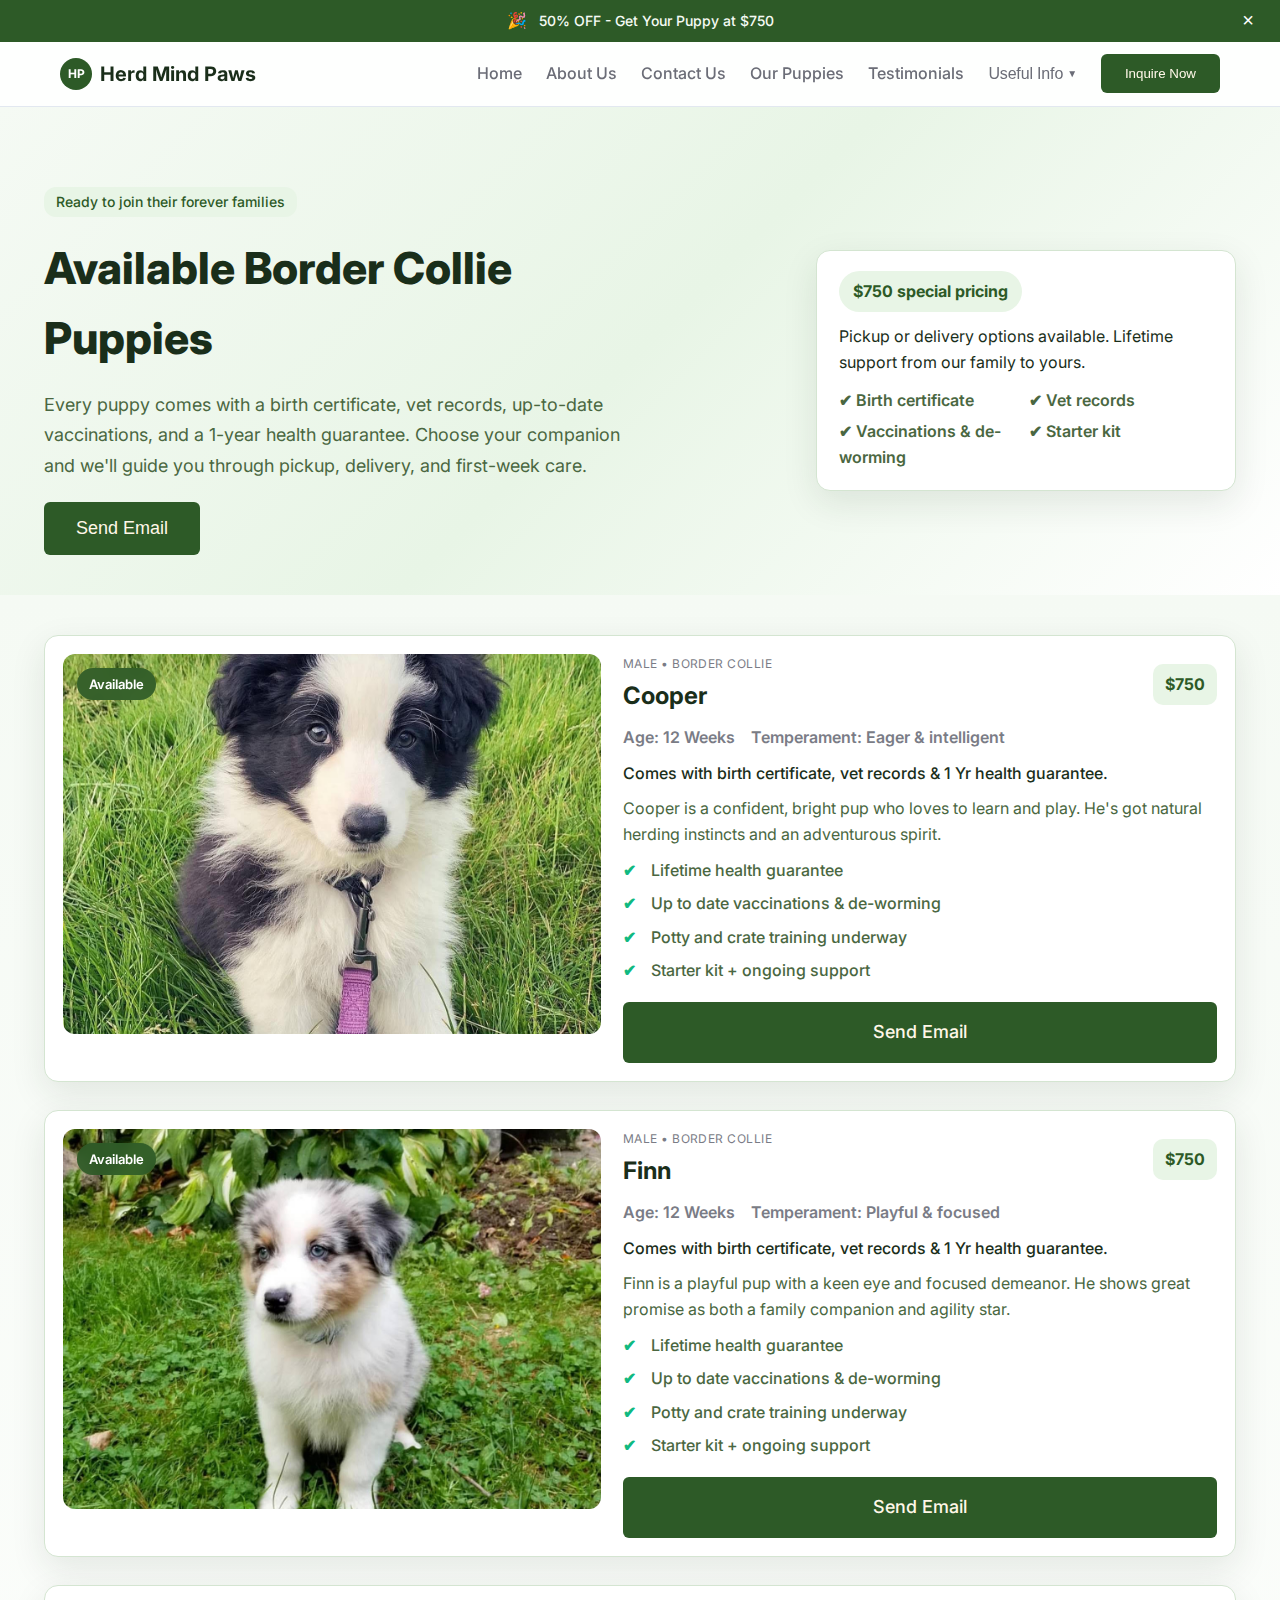
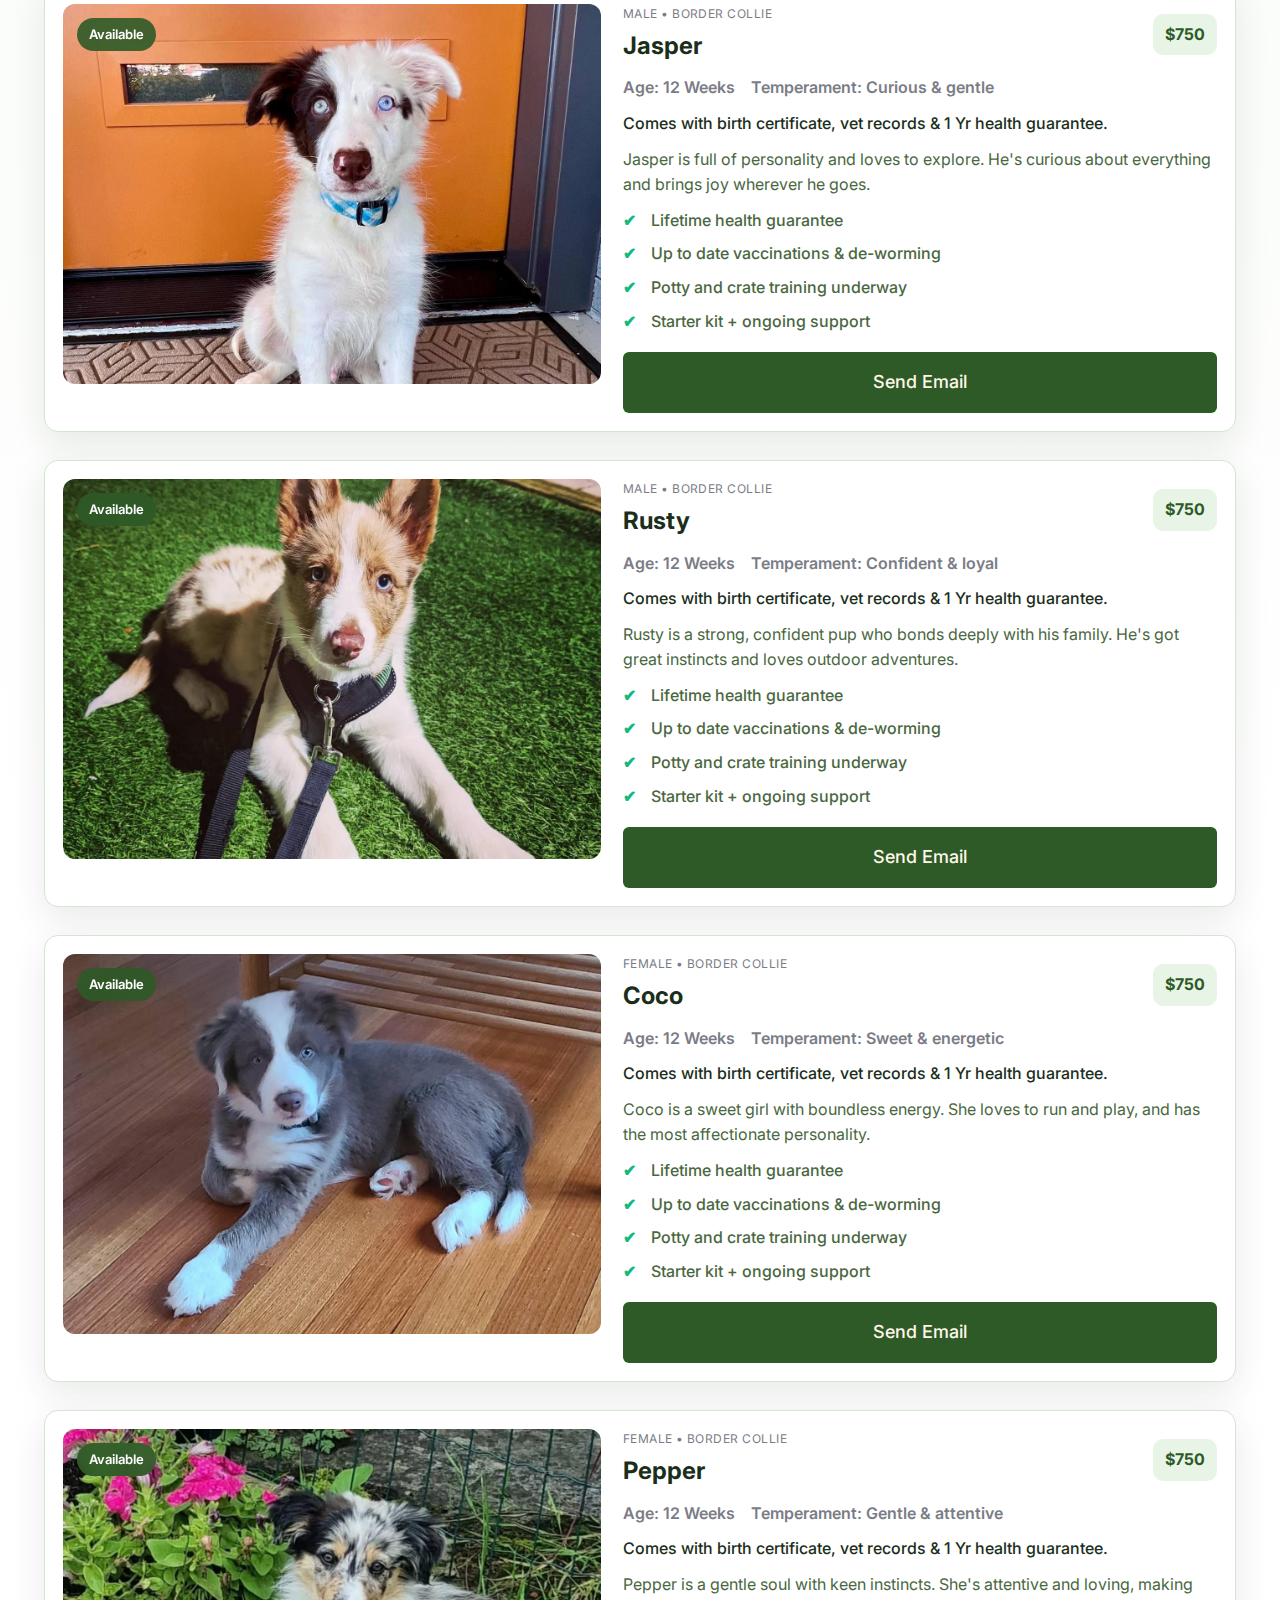
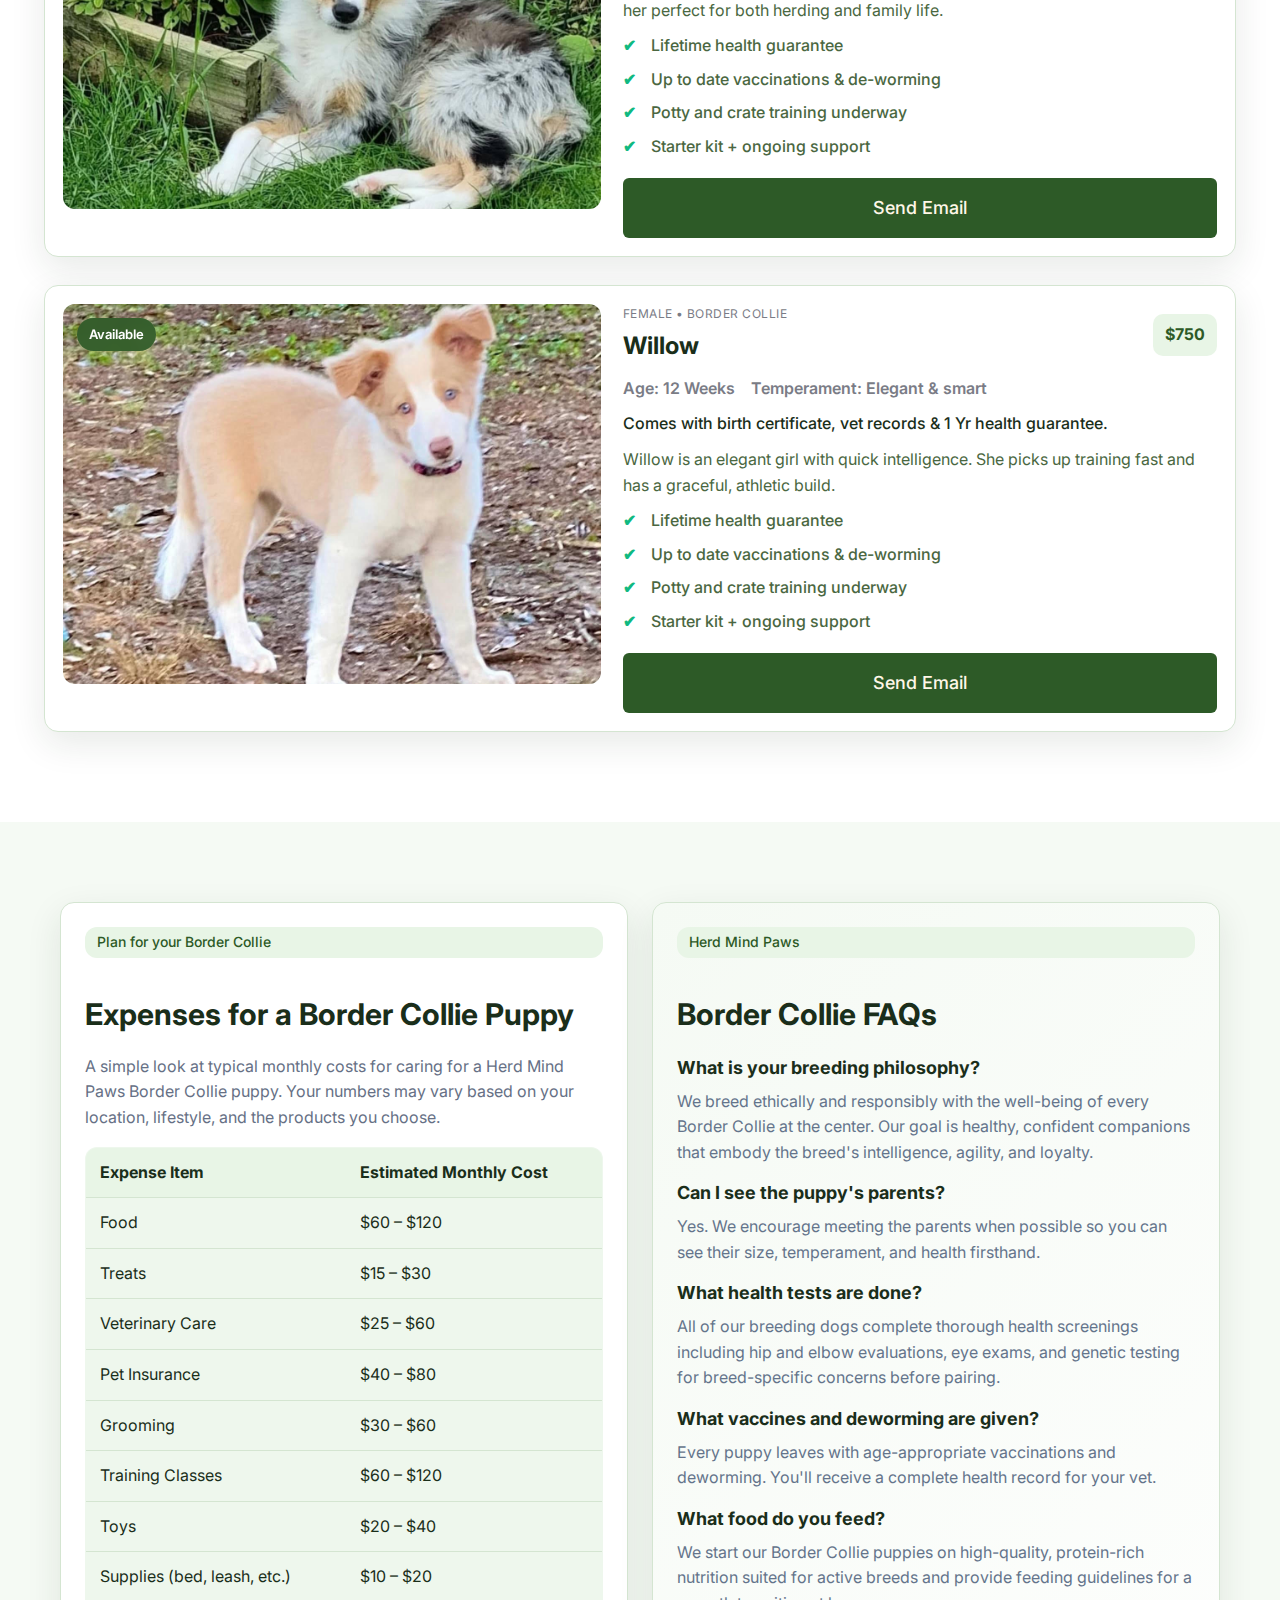
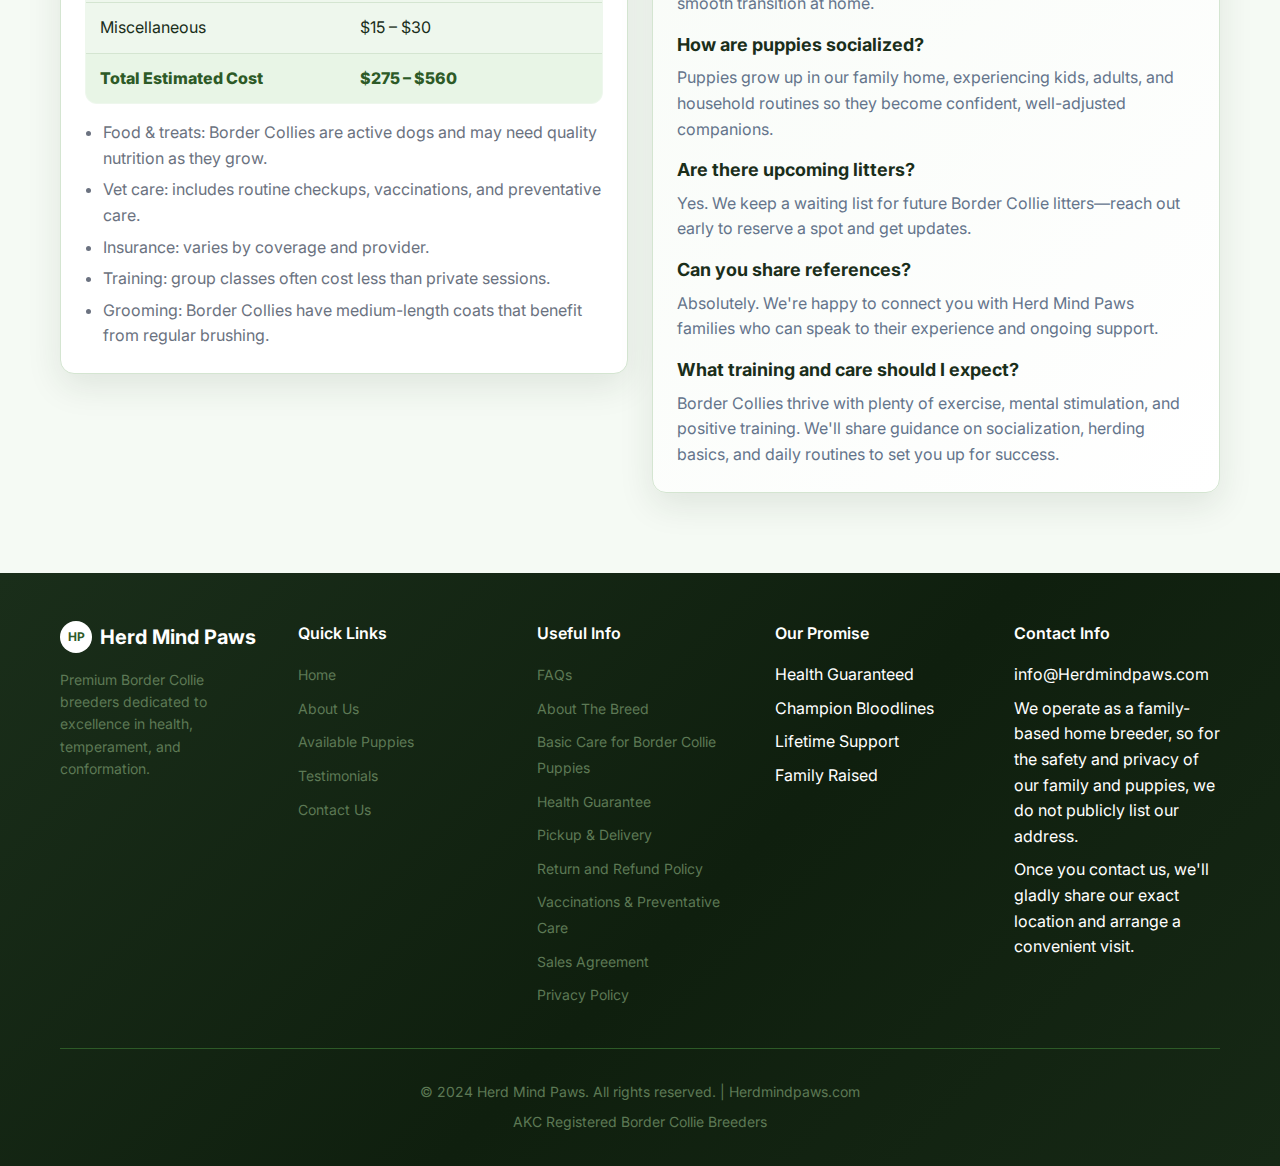
<file: available-puppies.html>
<!DOCTYPE html>
<html lang="en">
<head>
    <meta charset="UTF-8">
    <meta name="viewport" content="width=device-width, initial-scale=1.0">
    <title>Available Puppies | Herd Mind Paws</title>
    <meta name="description" content="Meet our available Border Collie puppies. Each puppy comes with a birth certificate, vet records, and a 1-year health guarantee.">
    <link rel="stylesheet" href="style.css">
    <link rel="preconnect" href="https://fonts.googleapis.com">
    <link rel="preconnect" href="https://fonts.gstatic.com" crossorigin>
    <link href="https://fonts.googleapis.com/css2?family=Inter:wght@300;400;500;600;700;800&display=swap" rel="stylesheet">
</head>
<body>
            <!-- Top Bar with Discount -->
    <div class="top-bar">
        <div class="container">
            <div class="top-bar-content">
                <span class="discount-icon">🎉</span>
                <span class="discount-text">50% OFF - Get Your Puppy at $750</span>
                <button class="discount-close">×</button>
            </div>
        </div>
    </div>

    <!-- Navigation -->
    <nav class="navbar">
        <div class="nav-container">
            <div class="nav-brand">
                <div class="logo">HP</div>
                <span class="brand-name">Herd Mind Paws</span>
            </div>
            <button class="mobile-menu-toggle" aria-label="Toggle menu">
                <span></span>
                <span></span>
                <span></span>
            </button>
            <div class="nav-menu">
                <a href="index.html#home" class="nav-link">Home</a>
                <a href="about.html" class="nav-link">About Us</a>
                <a href="contact.html" class="nav-link">Contact Us</a>
                <a href="available-puppies.html" class="nav-link">Our Puppies</a>
                <a href="reviews.html" class="nav-link">Testimonials</a>

                <!-- Useful Info Dropdown -->
                <div class="dropdown">
                    <button class="nav-link dropdown-btn">
                        Useful Info
                        <span class="dropdown-arrow">▼</span>
                    </button>
                    <div class="dropdown-content">
                        <a href="faqs.html">FAQs</a>
                        <a href="about-breed.html">About The Breed</a>
                        <a href="basic-care.html">Basic Care for Border Collie Puppies</a>
                        <a href="health-guarantee.html">Health Guarantee</a>
                        <a href="pickup-delivery.html">Pickup & Delivery</a>
                        <a href="return-refund.html">Return and Refund Policy</a>
                        <a href="vaccinations.html">Vaccinations & Preventative Care</a>
                        <a href="sales-agreement.html">Sales Agreement</a>
                        <a href="privacy-policy.html">Privacy Policy</a>
                    </div>
                </div>
                <button class="cta-button" onclick="window.location.href='mailto:info@Herdmindpaws.com?subject=Herd Mind Paws Inquiry'">Inquire Now</button>
            </div>
        </div>
    </nav>

    <!-- Mobile Navigation -->
    <div class="mobile-nav-overlay"></div>
    <div class="mobile-nav">
        <div class="mobile-nav-links">
            <a href="index.html">Home</a>
            <a href="about.html">About Us</a>
            <a href="contact.html">Contact Us</a>
            <a href="available-puppies.html">Our Puppies</a>
            <a href="reviews.html">Testimonials</a>
            <button class="mobile-dropdown-btn">
                Useful Info
                <span class="mobile-dropdown-arrow">▼</span>
            </button>
            <div class="mobile-dropdown-content">
                <a href="faqs.html">FAQs</a>
                <a href="about-breed.html">About The Breed</a>
                <a href="basic-care.html">Basic Care</a>
                <a href="health-guarantee.html">Health Guarantee</a>
                <a href="pickup-delivery.html">Pickup & Delivery</a>
                <a href="return-refund.html">Return & Refund</a>
                <a href="vaccinations.html">Vaccinations</a>
                <a href="sales-agreement.html">Sales Agreement</a>
                <a href="privacy-policy.html">Privacy Policy</a>
            </div>
            <button class="cta-button" onclick="window.location.href='mailto:info@Herdmindpaws.com?subject=Herd Mind Paws Inquiry'">Inquire Now</button>
        </div>
    </div>

    <!-- Hero -->
    <section class="sub-hero">
        <div class="container-wide sub-hero-grid">
            <div class="sub-hero-copy">
                <span class="badge">Ready to join their forever families</span>
                <h1 class="sub-hero-title">Available Border Collie Puppies</h1>
                <p class="sub-hero-lead">
                    Every puppy comes with a birth certificate, vet records, up-to-date vaccinations, and a 1-year health guarantee.
                    Choose your companion and we'll guide you through pickup, delivery, and first-week care.
                </p>
                <div class="hero-buttons">
                    <button class="btn-primary" onclick="window.location.href='mailto:info@Herdmindpaws.com?subject=Puppy Inquiry'">Send Email</button>
                    <button class="btn-secondary text-mobile" onclick="window.location.href='sms:+12792412992?body=Hi, I am interested in a puppy'">Send Text</button>
                </div>
            </div>
            <div class="sub-hero-panel">
                <div class="sub-hero-highlight">
                    <p class="pill">$750 special pricing</p>
                    <p>Pickup or delivery options available. Lifetime support from our family to yours.</p>
                    <div class="mini-perks">
                        <span>✔ Birth certificate</span>
                        <span>✔ Vet records</span>
                        <span>✔ Vaccinations & de-worming</span>
                        <span>✔ Starter kit</span>
                    </div>
                </div>
            </div>
        </div>
    </section>

    <!-- Available Puppies -->
    <main class="puppy-page">
        <div class="container-wide">
            <div class="puppy-page-grid">
                <!-- Cooper -->
                <article class="puppy-detail-card">
                    <div class="puppy-detail-photo">
                        <img src="public/images/Cooper male border collie.jpg" alt="Cooper male Border Collie">
                        <span class="status-pill">Available</span>
                    </div>
                    <div class="puppy-detail-body">
                        <div class="puppy-top">
                            <div>
                                <p class="puppy-label">Male • Border Collie</p>
                                <h2 class="puppy-name">Cooper</h2>
                            </div>
                            <div class="price-tag">$750</div>
                        </div>
                        <div class="quick-facts">
                            <span>Age: 12 Weeks</span>
                            <span>Temperament: Eager & intelligent</span>
                        </div>
                        <p class="puppy-line">Comes with birth certificate, vet records & 1 Yr health guarantee.</p>
                        <p class="puppy-desc">
                            Cooper is a confident, bright pup who loves to learn and play. He's got natural herding instincts and an adventurous spirit.
                        </p>
                        <ul class="puppy-perks">
                            <li>Lifetime health guarantee</li>
                            <li>Up to date vaccinations & de-worming</li>
                            <li>Potty and crate training underway</li>
                            <li>Starter kit + ongoing support</li>
                        </ul>
                        <div class="puppy-actions">
                            <a class="btn-primary" href="mailto:info@Herdmindpaws.com?subject=Interested in Cooper">Send Email</a>
                            <a class="btn-secondary text-mobile" href="sms:+12792412992?&body=Hello%20I%20am%20interested%20in%20this%20Border%20Collie%20puppy%20Cooper%20%0AWebsite:%20Herdmindpaws.com%0AListing:%20https://herdmindpaws.com/available-puppies">Send Text</a>
                        </div>
                    </div>
                </article>

                <!-- Finn -->
                <article class="puppy-detail-card">
                    <div class="puppy-detail-photo">
                        <img src="public/images/Finn male border collie.jpg" alt="Finn male Border Collie">
                        <span class="status-pill">Available</span>
                    </div>
                    <div class="puppy-detail-body">
                        <div class="puppy-top">
                            <div>
                                <p class="puppy-label">Male • Border Collie</p>
                                <h2 class="puppy-name">Finn</h2>
                            </div>
                            <div class="price-tag">$750</div>
                        </div>
                        <div class="quick-facts">
                            <span>Age: 12 Weeks</span>
                            <span>Temperament: Playful & focused</span>
                        </div>
                        <p class="puppy-line">Comes with birth certificate, vet records & 1 Yr health guarantee.</p>
                        <p class="puppy-desc">
                            Finn is a playful pup with a keen eye and focused demeanor. He shows great promise as both a family companion and agility star.
                        </p>
                        <ul class="puppy-perks">
                            <li>Lifetime health guarantee</li>
                            <li>Up to date vaccinations & de-worming</li>
                            <li>Potty and crate training underway</li>
                            <li>Starter kit + ongoing support</li>
                        </ul>
                        <div class="puppy-actions">
                            <a class="btn-primary" href="mailto:info@Herdmindpaws.com?subject=Interested in Finn">Send Email</a>
                            <a class="btn-secondary text-mobile" href="sms:+12792412992?&body=Hello%20I%20am%20interested%20in%20this%20Border%20Collie%20puppy%20Finn%20%0AWebsite:%20Herdmindpaws.com%0AListing:%20https://herdmindpaws.com/available-puppies">Send Text</a>
                        </div>
                    </div>
                </article>

                <!-- Jasper -->
                <article class="puppy-detail-card">
                    <div class="puppy-detail-photo">
                        <img src="public/images/Jasper male border collie.jpg" alt="Jasper male Border Collie">
                        <span class="status-pill">Available</span>
                    </div>
                    <div class="puppy-detail-body">
                        <div class="puppy-top">
                            <div>
                                <p class="puppy-label">Male • Border Collie</p>
                                <h2 class="puppy-name">Jasper</h2>
                            </div>
                            <div class="price-tag">$750</div>
                        </div>
                        <div class="quick-facts">
                            <span>Age: 12 Weeks</span>
                            <span>Temperament: Curious & gentle</span>
                        </div>
                        <p class="puppy-line">Comes with birth certificate, vet records & 1 Yr health guarantee.</p>
                        <p class="puppy-desc">
                            Jasper is full of personality and loves to explore. He's curious about everything and brings joy wherever he goes.
                        </p>
                        <ul class="puppy-perks">
                            <li>Lifetime health guarantee</li>
                            <li>Up to date vaccinations & de-worming</li>
                            <li>Potty and crate training underway</li>
                            <li>Starter kit + ongoing support</li>
                        </ul>
                        <div class="puppy-actions">
                            <a class="btn-primary" href="mailto:info@Herdmindpaws.com?subject=Interested in Jasper">Send Email</a>
                            <a class="btn-secondary text-mobile" href="sms:+12792412992?&body=Hello%20I%20am%20interested%20in%20this%20Border%20Collie%20puppy%20Jasper%20%0AWebsite:%20Herdmindpaws.com%0AListing:%20https://herdmindpaws.com/available-puppies">Send Text</a>
                        </div>
                    </div>
                </article>

                <!-- Rusty -->
                <article class="puppy-detail-card">
                    <div class="puppy-detail-photo">
                        <img src="public/images/Rusty male border collie.jpg" alt="Rusty male Border Collie">
                        <span class="status-pill">Available</span>
                    </div>
                    <div class="puppy-detail-body">
                        <div class="puppy-top">
                            <div>
                                <p class="puppy-label">Male • Border Collie</p>
                                <h2 class="puppy-name">Rusty</h2>
                            </div>
                            <div class="price-tag">$750</div>
                        </div>
                        <div class="quick-facts">
                            <span>Age: 12 Weeks</span>
                            <span>Temperament: Confident & loyal</span>
                        </div>
                        <p class="puppy-line">Comes with birth certificate, vet records & 1 Yr health guarantee.</p>
                        <p class="puppy-desc">
                            Rusty is a strong, confident pup who bonds deeply with his family. He's got great instincts and loves outdoor adventures.
                        </p>
                        <ul class="puppy-perks">
                            <li>Lifetime health guarantee</li>
                            <li>Up to date vaccinations & de-worming</li>
                            <li>Potty and crate training underway</li>
                            <li>Starter kit + ongoing support</li>
                        </ul>
                        <div class="puppy-actions">
                            <a class="btn-primary" href="mailto:info@Herdmindpaws.com?subject=Interested in Rusty">Send Email</a>
                            <a class="btn-secondary text-mobile" href="sms:+12792412992?&body=Hello%20I%20am%20interested%20in%20this%20Border%20Collie%20puppy%20Rusty%20%0AWebsite:%20Herdmindpaws.com%0AListing:%20https://herdmindpaws.com/available-puppies">Send Text</a>
                        </div>
                    </div>
                </article>

                <!-- Coco -->
                <article class="puppy-detail-card">
                    <div class="puppy-detail-photo">
                        <img src="public/images/Coco female border collie .jpg" alt="Coco female Border Collie">
                        <span class="status-pill">Available</span>
                    </div>
                    <div class="puppy-detail-body">
                        <div class="puppy-top">
                            <div>
                                <p class="puppy-label">Female • Border Collie</p>
                                <h2 class="puppy-name">Coco</h2>
                            </div>
                            <div class="price-tag">$750</div>
                        </div>
                        <div class="quick-facts">
                            <span>Age: 12 Weeks</span>
                            <span>Temperament: Sweet & energetic</span>
                        </div>
                        <p class="puppy-line">Comes with birth certificate, vet records & 1 Yr health guarantee.</p>
                        <p class="puppy-desc">
                            Coco is a sweet girl with boundless energy. She loves to run and play, and has the most affectionate personality.
                        </p>
                        <ul class="puppy-perks">
                            <li>Lifetime health guarantee</li>
                            <li>Up to date vaccinations & de-worming</li>
                            <li>Potty and crate training underway</li>
                            <li>Starter kit + ongoing support</li>
                        </ul>
                        <div class="puppy-actions">
                            <a class="btn-primary" href="mailto:info@Herdmindpaws.com?subject=Interested in Coco">Send Email</a>
                            <a class="btn-secondary text-mobile" href="sms:+12792412992?&body=Hello%20I%20am%20interested%20in%20this%20Border%20Collie%20puppy%20Coco%20%0AWebsite:%20Herdmindpaws.com%0AListing:%20https://herdmindpaws.com/available-puppies">Send Text</a>
                        </div>
                    </div>
                </article>

                <!-- Pepper -->
                <article class="puppy-detail-card">
                    <div class="puppy-detail-photo">
                        <img src="public/images/Pepper female border collie.jpg" alt="Pepper female Border Collie">
                        <span class="status-pill">Available</span>
                    </div>
                    <div class="puppy-detail-body">
                        <div class="puppy-top">
                            <div>
                                <p class="puppy-label">Female • Border Collie</p>
                                <h2 class="puppy-name">Pepper</h2>
                            </div>
                            <div class="price-tag">$750</div>
                        </div>
                        <div class="quick-facts">
                            <span>Age: 12 Weeks</span>
                            <span>Temperament: Gentle & attentive</span>
                        </div>
                        <p class="puppy-line">Comes with birth certificate, vet records & 1 Yr health guarantee.</p>
                        <p class="puppy-desc">
                            Pepper is a gentle soul with keen instincts. She's attentive and loving, making her perfect for both herding and family life.
                        </p>
                        <ul class="puppy-perks">
                            <li>Lifetime health guarantee</li>
                            <li>Up to date vaccinations & de-worming</li>
                            <li>Potty and crate training underway</li>
                            <li>Starter kit + ongoing support</li>
                        </ul>
                        <div class="puppy-actions">
                            <a class="btn-primary" href="mailto:info@Herdmindpaws.com?subject=Interested in Pepper">Send Email</a>
                            <a class="btn-secondary text-mobile" href="sms:+12792412992?&body=Hello%20I%20am%20interested%20in%20this%20Border%20Collie%20puppy%20Pepper%20%0AWebsite:%20Herdmindpaws.com%0AListing:%20https://herdmindpaws.com/available-puppies">Send Text</a>
                        </div>
                    </div>
                </article>

                <!-- Willow -->
                <article class="puppy-detail-card">
                    <div class="puppy-detail-photo">
                        <img src="public/images/Willow female border collie.jpg" alt="Willow female Border Collie">
                        <span class="status-pill">Available</span>
                    </div>
                    <div class="puppy-detail-body">
                        <div class="puppy-top">
                            <div>
                                <p class="puppy-label">Female • Border Collie</p>
                                <h2 class="puppy-name">Willow</h2>
                            </div>
                            <div class="price-tag">$750</div>
                        </div>
                        <div class="quick-facts">
                            <span>Age: 12 Weeks</span>
                            <span>Temperament: Elegant & smart</span>
                        </div>
                        <p class="puppy-line">Comes with birth certificate, vet records & 1 Yr health guarantee.</p>
                        <p class="puppy-desc">
                            Willow is an elegant girl with quick intelligence. She picks up training fast and has a graceful, athletic build.
                        </p>
                        <ul class="puppy-perks">
                            <li>Lifetime health guarantee</li>
                            <li>Up to date vaccinations & de-worming</li>
                            <li>Potty and crate training underway</li>
                            <li>Starter kit + ongoing support</li>
                        </ul>
                        <div class="puppy-actions">
                            <a class="btn-primary" href="mailto:info@Herdmindpaws.com?subject=Interested in Willow">Send Email</a>
                            <a class="btn-secondary text-mobile" href="sms:+12792412992?&body=Hello%20I%20am%20interested%20in%20this%20Border%20Collie%20puppy%20Willow%20%0AWebsite:%20Herdmindpaws.com%0AListing:%20https://herdmindpaws.com/available-puppies">Send Text</a>
                        </div>
                    </div>
                </article>
            </div>
        </div>
    </main>

    <!-- Budget & FAQ -->
    <section class="puppy-info">
        <div class="container">
            <div class="info-grid">
                <div class="info-panel">
                    <p class="badge">Plan for your Border Collie</p>
                    <h2>Expenses for a Border Collie Puppy</h2>
                    <p class="info-lead">
                        A simple look at typical monthly costs for caring for a Herd Mind Paws Border Collie puppy. Your numbers may vary based on your location, lifestyle, and the products you choose.
                    </p>
                    <div class="table-wrap">
                        <table class="expense-table">
                            <thead>
                                <tr>
                                    <th>Expense Item</th>
                                    <th>Estimated Monthly Cost</th>
                                </tr>
                            </thead>
                            <tbody>
                                <tr>
                                    <td>Food</td>
                                    <td>$60 – $120</td>
                                </tr>
                                <tr>
                                    <td>Treats</td>
                                    <td>$15 – $30</td>
                                </tr>
                                <tr>
                                    <td>Veterinary Care</td>
                                    <td>$25 – $60</td>
                                </tr>
                                <tr>
                                    <td>Pet Insurance</td>
                                    <td>$40 – $80</td>
                                </tr>
                                <tr>
                                    <td>Grooming</td>
                                    <td>$30 – $60</td>
                                </tr>
                                <tr>
                                    <td>Training Classes</td>
                                    <td>$60 – $120</td>
                                </tr>
                                <tr>
                                    <td>Toys</td>
                                    <td>$20 – $40</td>
                                </tr>
                                <tr>
                                    <td>Supplies (bed, leash, etc.)</td>
                                    <td>$10 – $20</td>
                                </tr>
                                <tr>
                                    <td>Miscellaneous</td>
                                    <td>$15 – $30</td>
                                </tr>
                                <tr class="total-row">
                                    <td>Total Estimated Cost</td>
                                    <td>$275 – $560</td>
                                </tr>
                            </tbody>
                        </table>
                    </div>
                    <ul class="info-notes">
                        <li>Food & treats: Border Collies are active dogs and may need quality nutrition as they grow.</li>
                        <li>Vet care: includes routine checkups, vaccinations, and preventative care.</li>
                        <li>Insurance: varies by coverage and provider.</li>
                        <li>Training: group classes often cost less than private sessions.</li>
                        <li>Grooming: Border Collies have medium-length coats that benefit from regular brushing.</li>
                    </ul>
                </div>

                <div class="info-panel faq-panel">
                    <p class="badge">Herd Mind Paws</p>
                    <h3>Border Collie FAQs</h3>
                    <div class="faq-list">
                        <div class="faq-item">
                            <h4>What is your breeding philosophy?</h4>
                            <p>We breed ethically and responsibly with the well-being of every Border Collie at the center. Our goal is healthy, confident companions that embody the breed's intelligence, agility, and loyalty.</p>
                        </div>
                        <div class="faq-item">
                            <h4>Can I see the puppy's parents?</h4>
                            <p>Yes. We encourage meeting the parents when possible so you can see their size, temperament, and health firsthand.</p>
                        </div>
                        <div class="faq-item">
                            <h4>What health tests are done?</h4>
                            <p>All of our breeding dogs complete thorough health screenings including hip and elbow evaluations, eye exams, and genetic testing for breed-specific concerns before pairing.</p>
                        </div>
                        <div class="faq-item">
                            <h4>What vaccines and deworming are given?</h4>
                            <p>Every puppy leaves with age-appropriate vaccinations and deworming. You'll receive a complete health record for your vet.</p>
                        </div>
                        <div class="faq-item">
                            <h4>What food do you feed?</h4>
                            <p>We start our Border Collie puppies on high-quality, protein-rich nutrition suited for active breeds and provide feeding guidelines for a smooth transition at home.</p>
                        </div>
                        <div class="faq-item">
                            <h4>How are puppies socialized?</h4>
                            <p>Puppies grow up in our family home, experiencing kids, adults, and household routines so they become confident, well-adjusted companions.</p>
                        </div>
                        <div class="faq-item">
                            <h4>Are there upcoming litters?</h4>
                            <p>Yes. We keep a waiting list for future Border Collie litters—reach out early to reserve a spot and get updates.</p>
                        </div>
                        <div class="faq-item">
                            <h4>Can you share references?</h4>
                            <p>Absolutely. We're happy to connect you with Herd Mind Paws families who can speak to their experience and ongoing support.</p>
                        </div>
                        <div class="faq-item">
                            <h4>What training and care should I expect?</h4>
                            <p>Border Collies thrive with plenty of exercise, mental stimulation, and positive training. We'll share guidance on socialization, herding basics, and daily routines to set you up for success.</p>
                        </div>
                    </div>
                </div>
            </div>
        </div>
    </section>

            <!-- Footer -->
    <footer class="footer">
        <div class="container">
            <div class="footer-grid">
                <div class="footer-column">
                    <div class="footer-brand">
                        <div class="logo">HP</div>
                        <span class="brand-name">Herd Mind Paws</span>
                    </div>
                    <p class="footer-description">
                        Premium Border Collie breeders dedicated to excellence in health, temperament, and conformation.
                    </p>
                </div>

                <div class="footer-column">
                    <h4>Quick Links</h4>
                    <ul>
                        <li><a href="index.html#home">Home</a></li>
                        <li><a href="about.html">About Us</a></li>
                        <li><a href="available-puppies.html">Available Puppies</a></li>
                        <li><a href="reviews.html">Testimonials</a></li>
                        <li><a href="contact.html">Contact Us</a></li>
                    </ul>
                </div>

                <div class="footer-column">
                    <h4>Useful Info</h4>
                    <ul>
                        <li><a href="faqs.html">FAQs</a></li>
                        <li><a href="about-breed.html">About The Breed</a></li>
                        <li><a href="basic-care.html">Basic Care for Border Collie Puppies</a></li>
                        <li><a href="health-guarantee.html">Health Guarantee</a></li>
                        <li><a href="pickup-delivery.html">Pickup & Delivery</a></li>
                        <li><a href="return-refund.html">Return and Refund Policy</a></li>
                        <li><a href="vaccinations.html">Vaccinations & Preventative Care</a></li>
                        <li><a href="sales-agreement.html">Sales Agreement</a></li>
                        <li><a href="privacy-policy.html">Privacy Policy</a></li>
                    </ul>
                </div>

                <div class="footer-column">
                    <h4>Our Promise</h4>
                    <ul>
                        <li>Health Guaranteed</li>
                        <li>Champion Bloodlines</li>
                        <li>Lifetime Support</li>
                        <li>Family Raised</li>
                    </ul>
                </div>

                <div class="footer-column">
                    <h4>Contact Info</h4>
                    <ul>
                        <li>info@Herdmindpaws.com</li>
                        <li>We operate as a family-based home breeder, so for the safety and privacy of our family and puppies, we do not publicly list our address.</li>
                        <li>Once you contact us, we'll gladly share our exact location and arrange a convenient visit.</li>
                    </ul>
                </div>
            </div>

            <div class="footer-bottom">
                <p>© 2024 Herd Mind Paws. All rights reserved. | Herdmindpaws.com</p>
                <p>AKC Registered Border Collie Breeders</p>
            </div>
        </div>
    </footer>

    <script src="script.js"></script>
</body>
</html>
</file>
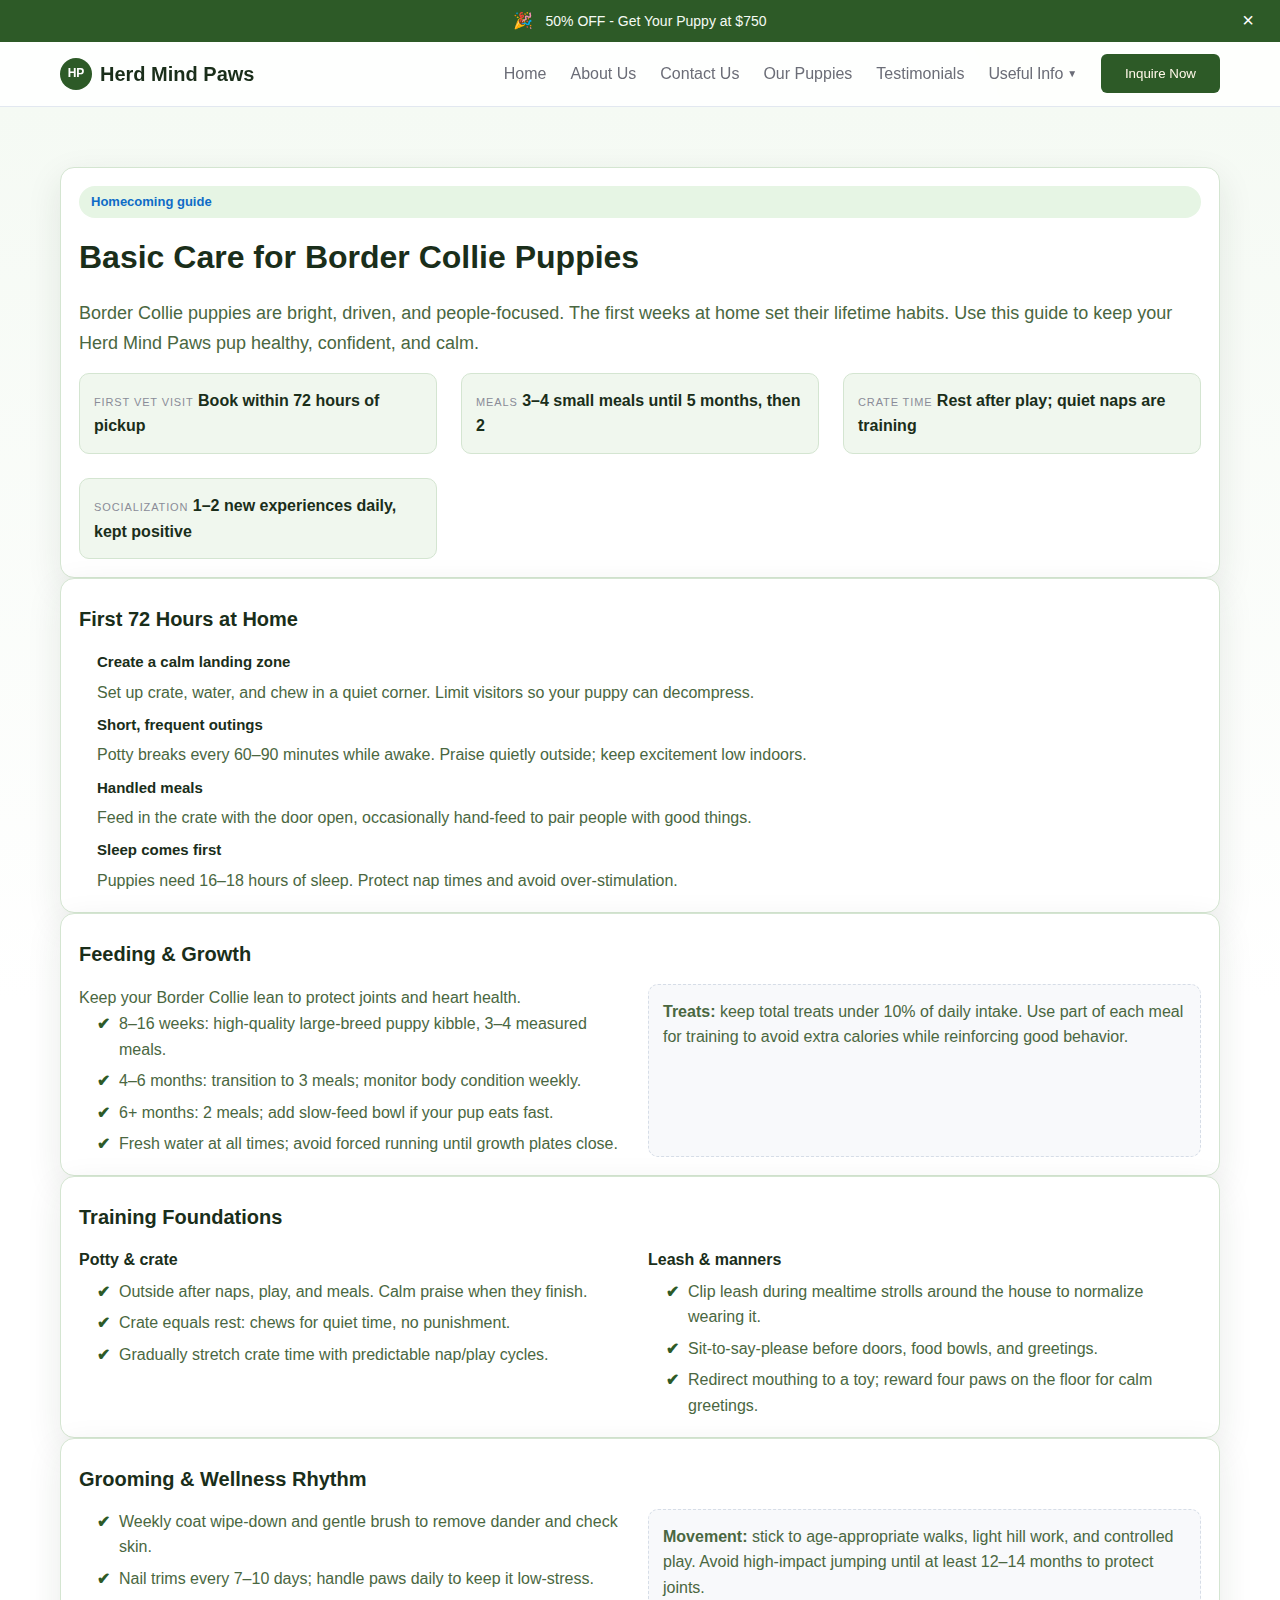
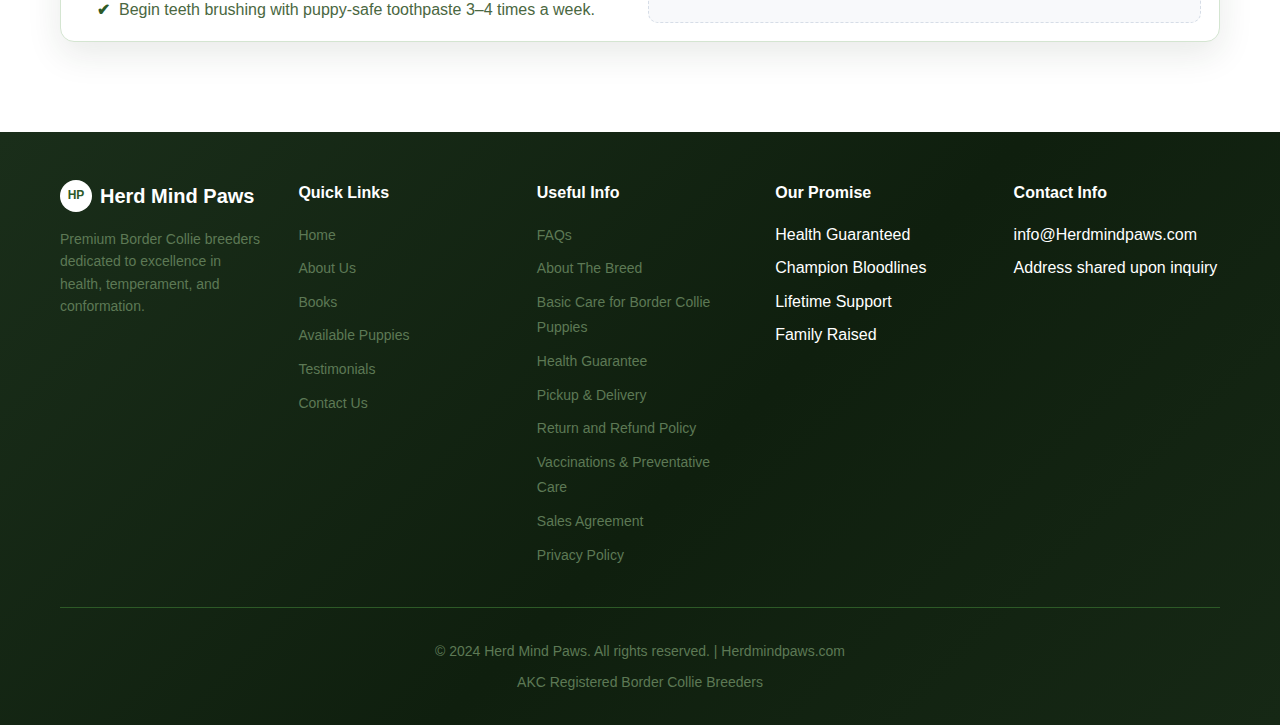
<file: basic-care.html>
<!DOCTYPE html>
<html lang="en">
<head>
    <meta charset="UTF-8">
    <meta name="viewport" content="width=device-width, initial-scale=1.0">
    <title>Basic Care for Border Collie Puppies | Herd Mind Paws</title>
    <meta name="description" content="Homecoming, feeding, training, and grooming guidance for Border Collie puppies from Herd Mind Paws.">
    <link rel="stylesheet" href="style.css">
</head>
<body>
            <!-- Top Bar with Discount -->
    <div class="top-bar">
        <div class="container">
            <div class="top-bar-content">
                <span class="discount-icon">🎉</span>
                <span class="discount-text">50% OFF - Get Your Puppy at $750</span>
                <button class="discount-close">×</button>
            </div>
        </div>
    </div>

    <!-- Navigation -->
    <nav class="navbar">
        <div class="nav-container">
            <div class="nav-brand">
                <div class="logo">HP</div>
                <span class="brand-name">Herd Mind Paws</span>
            </div>
            <button class="mobile-menu-toggle" aria-label="Toggle menu">
                <span></span>
                <span></span>
                <span></span>
            </button>
            <div class="nav-menu">
                <a href="index.html#home" class="nav-link">Home</a>
                <a href="about.html" class="nav-link">About Us</a>
                <a href="contact.html" class="nav-link">Contact Us</a>
                <a href="available-puppies.html" class="nav-link">Our Puppies</a>
                <a href="reviews.html" class="nav-link">Testimonials</a>

                <!-- Useful Info Dropdown -->
                <div class="dropdown">
                    <button class="nav-link dropdown-btn">
                        Useful Info
                        <span class="dropdown-arrow">▼</span>
                    </button>
                    <div class="dropdown-content">
                        <a href="faqs.html">FAQs</a>
                        <a href="about-breed.html">About The Breed</a>
                        <a href="basic-care.html">Basic Care for Border Collie Puppies</a>
                        <a href="health-guarantee.html">Health Guarantee</a>
                        <a href="pickup-delivery.html">Pickup & Delivery</a>
                        <a href="return-refund.html">Return and Refund Policy</a>
                        <a href="vaccinations.html">Vaccinations & Preventative Care</a>
                        <a href="sales-agreement.html">Sales Agreement</a>
                        <a href="privacy-policy.html">Privacy Policy</a>
                    </div>
                </div>
                <button class="cta-button" onclick="window.location.href='contact.html'">Inquire Now</button>
            </div>
        </div>
    </nav>

    <!-- Mobile Navigation -->
    <div class="mobile-nav-overlay"></div>
    <div class="mobile-nav">
        <div class="mobile-nav-links">
            <a href="index.html">Home</a>
            <a href="about.html">About Us</a>
            <a href="contact.html">Contact Us</a>
            <a href="available-puppies.html">Our Puppies</a>
            <a href="reviews.html">Testimonials</a>
            <button class="mobile-dropdown-btn">
                Useful Info
                <span class="mobile-dropdown-arrow">▼</span>
            </button>
            <div class="mobile-dropdown-content">
                <a href="faqs.html">FAQs</a>
                <a href="about-breed.html">About The Breed</a>
                <a href="basic-care.html">Basic Care</a>
                <a href="health-guarantee.html">Health Guarantee</a>
                <a href="pickup-delivery.html">Pickup & Delivery</a>
                <a href="return-refund.html">Return & Refund</a>
                <a href="vaccinations.html">Vaccinations</a>
                <a href="sales-agreement.html">Sales Agreement</a>
                <a href="privacy-policy.html">Privacy Policy</a>
            </div>
            <button class="cta-button" onclick="window.location.href='contact.html'">Inquire Now</button>
        </div>
    </div>

    <main class="info-page">
        <div class="container">
            <div class="info-card">
                <div class="pill-tag">Homecoming guide</div>
                <h1>Basic Care for Border Collie Puppies</h1>
                <p class="info-lede">
                    Border Collie puppies are bright, driven, and people-focused. The first weeks at home set their lifetime habits. Use this guide to keep your Herd Mind Paws pup healthy, confident, and calm.
                </p>
                <div class="info-grid">
                    <div class="stat-card">
                        <span class="stat-label">First vet visit</span>
                        <span class="stat-value">Book within 72 hours of pickup</span>
                    </div>
                    <div class="stat-card">
                        <span class="stat-label">Meals</span>
                        <span class="stat-value">3–4 small meals until 5 months, then 2</span>
                    </div>
                    <div class="stat-card">
                        <span class="stat-label">Crate time</span>
                        <span class="stat-value">Rest after play; quiet naps are training</span>
                    </div>
                    <div class="stat-card">
                        <span class="stat-label">Socialization</span>
                        <span class="stat-value">1–2 new experiences daily, kept positive</span>
                    </div>
                </div>
            </div>

            <div class="info-card">
                <h2>First 72 Hours at Home</h2>
                <ul class="step-list">
                    <li>
                        <span class="step-title">Create a calm landing zone</span>
                        <span>Set up crate, water, and chew in a quiet corner. Limit visitors so your puppy can decompress.</span>
                    </li>
                    <li>
                        <span class="step-title">Short, frequent outings</span>
                        <span>Potty breaks every 60–90 minutes while awake. Praise quietly outside; keep excitement low indoors.</span>
                    </li>
                    <li>
                        <span class="step-title">Handled meals</span>
                        <span>Feed in the crate with the door open, occasionally hand-feed to pair people with good things.</span>
                    </li>
                    <li>
                        <span class="step-title">Sleep comes first</span>
                        <span>Puppies need 16–18 hours of sleep. Protect nap times and avoid over-stimulation.</span>
                    </li>
                </ul>
            </div>

            <div class="info-card">
                <h2>Feeding & Growth</h2>
                <div class="info-columns">
                    <div>
                        <p>Keep your Border Collie lean to protect joints and heart health.</p>
                        <ul class="checklist">
                            <li>8–16 weeks: high-quality large-breed puppy kibble, 3–4 measured meals.</li>
                            <li>4–6 months: transition to 3 meals; monitor body condition weekly.</li>
                            <li>6+ months: 2 meals; add slow-feed bowl if your pup eats fast.</li>
                            <li>Fresh water at all times; avoid forced running until growth plates close.</li>
                        </ul>
                    </div>
                    <div class="note-box">
                        <strong>Treats:</strong> keep total treats under 10% of daily intake. Use part of each meal for training to avoid extra calories while reinforcing good behavior.
                    </div>
                </div>
            </div>

            <div class="info-card">
                <h2>Training Foundations</h2>
                <div class="info-columns">
                    <div>
                        <h3>Potty & crate</h3>
                        <ul class="checklist">
                            <li>Outside after naps, play, and meals. Calm praise when they finish.</li>
                            <li>Crate equals rest: chews for quiet time, no punishment.</li>
                            <li>Gradually stretch crate time with predictable nap/play cycles.</li>
                        </ul>
                    </div>
                    <div>
                        <h3>Leash & manners</h3>
                        <ul class="checklist">
                            <li>Clip leash during mealtime strolls around the house to normalize wearing it.</li>
                            <li>Sit-to-say-please before doors, food bowls, and greetings.</li>
                            <li>Redirect mouthing to a toy; reward four paws on the floor for calm greetings.</li>
                        </ul>
                    </div>
                </div>
            </div>

            <div class="info-card">
                <h2>Grooming & Wellness Rhythm</h2>
                <div class="info-columns">
                    <div>
                        <ul class="checklist">
                            <li>Weekly coat wipe-down and gentle brush to remove dander and check skin.</li>
                            <li>Nail trims every 7–10 days; handle paws daily to keep it low-stress.</li>
                            <li>Begin teeth brushing with puppy-safe toothpaste 3–4 times a week.</li>
                        </ul>
                    </div>
                    <div class="note-box">
                        <strong>Movement:</strong> stick to age-appropriate walks, light hill work, and controlled play. Avoid high-impact jumping until at least 12–14 months to protect joints.
                    </div>
                </div>
            </div>
        </div>
    </main>

            <!-- Footer -->
    <footer class="footer">
        <div class="container">
            <div class="footer-grid">
                <div class="footer-column">
                    <div class="footer-brand">
                        <div class="logo">HP</div>
                        <span class="brand-name">Herd Mind Paws</span>
                    </div>
                    <p class="footer-description">
                        Premium Border Collie breeders dedicated to excellence in health, temperament, and conformation.
                    </p>
                </div>
                
                <div class="footer-column">
                    <h4>Quick Links</h4>
                    <ul>
                        <li><a href="index.html#home">Home</a></li>
                        <li><a href="about.html">About Us</a></li>
                        <li><a href="index.html#books">Books</a></li>
                        <li><a href="available-puppies.html">Available Puppies</a></li>
                        <li><a href="reviews.html">Testimonials</a></li>
                        <li><a href="contact.html">Contact Us</a></li>
                    </ul>
                </div>
                
                <div class="footer-column">
                    <h4>Useful Info</h4>
                    <ul>
                        <li><a href="faqs.html">FAQs</a></li>
                        <li><a href="about-breed.html">About The Breed</a></li>
                        <li><a href="basic-care.html">Basic Care for Border Collie Puppies</a></li>
                        <li><a href="health-guarantee.html">Health Guarantee</a></li>
                        <li><a href="pickup-delivery.html">Pickup & Delivery</a></li>
                        <li><a href="return-refund.html">Return and Refund Policy</a></li>
                        <li><a href="vaccinations.html">Vaccinations & Preventative Care</a></li>
                        <li><a href="sales-agreement.html">Sales Agreement</a></li>
                        <li><a href="privacy-policy.html">Privacy Policy</a></li>
                    </ul>
                </div>
                
                <div class="footer-column">
                    <h4>Our Promise</h4>
                    <ul>
                        <li>Health Guaranteed</li>
                        <li>Champion Bloodlines</li>
                        <li>Lifetime Support</li>
                        <li>Family Raised</li>
                    </ul>
                </div>
                
                <div class="footer-column">
                    <h4>Contact Info</h4>
                    <ul>
                        <li>info@Herdmindpaws.com</li>
                        <li>Address shared upon inquiry</li>
                    </ul>
                </div>
            </div>
            
            <div class="footer-bottom">
                <p>© 2024 Herd Mind Paws. All rights reserved. | Herdmindpaws.com</p>
                <p>AKC Registered Border Collie Breeders</p>
            </div>
        </div>
    </footer>
    <script src="script.js"></script>
</body>
</html>
</file>
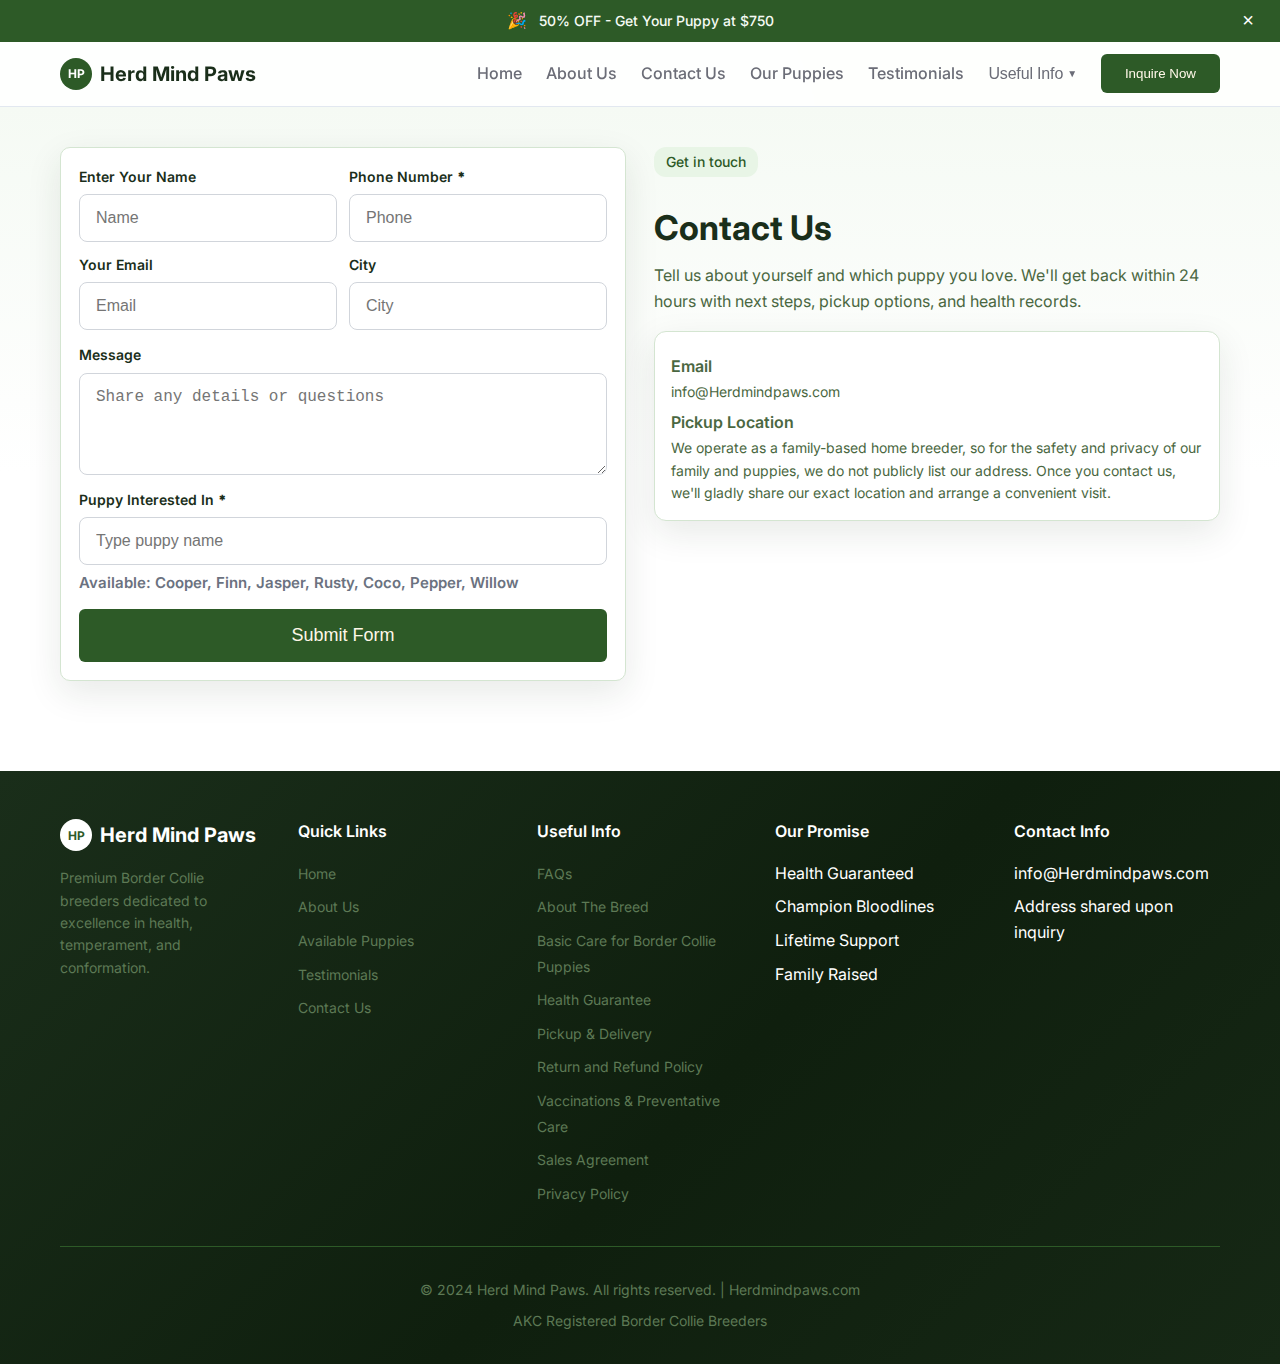
<file: contact.html>
<!DOCTYPE html>
<html lang="en">
<head>
    <meta charset="UTF-8">
    <meta name="viewport" content="width=device-width, initial-scale=1.0">
    <title>Contact Us | Herd Mind Paws</title>
    <meta name="description" content="Contact Herd Mind Paws to inquire about our Border Collie puppies.">
    <link rel="stylesheet" href="style.css">
    <link rel="preconnect" href="https://fonts.googleapis.com">
    <link rel="preconnect" href="https://fonts.gstatic.com" crossorigin>
    <link href="https://fonts.googleapis.com/css2?family=Inter:wght@300;400;500;600;700;800&display=swap" rel="stylesheet">
</head>
<body>
            <!-- Top Bar with Discount -->
    <div class="top-bar">
        <div class="container">
            <div class="top-bar-content">
                <span class="discount-icon">🎉</span>
                <span class="discount-text">50% OFF - Get Your Puppy at $750</span>
                <button class="discount-close">×</button>
            </div>
        </div>
    </div>

    <!-- Navigation -->
    <nav class="navbar">
        <div class="nav-container">
            <div class="nav-brand">
                <div class="logo">HP</div>
                <span class="brand-name">Herd Mind Paws</span>
            </div>
            <button class="mobile-menu-toggle" aria-label="Toggle menu">
                <span></span>
                <span></span>
                <span></span>
            </button>
            <div class="nav-menu">
                <a href="index.html#home" class="nav-link">Home</a>
                <a href="about.html" class="nav-link">About Us</a>
                <a href="contact.html" class="nav-link">Contact Us</a>
                <a href="available-puppies.html" class="nav-link">Our Puppies</a>
                <a href="reviews.html" class="nav-link">Testimonials</a>

                <!-- Useful Info Dropdown -->
                <div class="dropdown">
                    <button class="nav-link dropdown-btn">
                        Useful Info
                        <span class="dropdown-arrow">▼</span>
                    </button>
                    <div class="dropdown-content">
                        <a href="faqs.html">FAQs</a>
                        <a href="about-breed.html">About The Breed</a>
                        <a href="basic-care.html">Basic Care for Border Collie Puppies</a>
                        <a href="health-guarantee.html">Health Guarantee</a>
                        <a href="pickup-delivery.html">Pickup & Delivery</a>
                        <a href="return-refund.html">Return and Refund Policy</a>
                        <a href="vaccinations.html">Vaccinations & Preventative Care</a>
                        <a href="sales-agreement.html">Sales Agreement</a>
                        <a href="privacy-policy.html">Privacy Policy</a>
                    </div>
                </div>
                <button class="cta-button" onclick="window.location.href='contact.html'">Inquire Now</button>
            </div>
        </div>
    </nav>

    <!-- Mobile Navigation -->
    <div class="mobile-nav-overlay"></div>
    <div class="mobile-nav">
        <div class="mobile-nav-links">
            <a href="index.html">Home</a>
            <a href="about.html">About Us</a>
            <a href="contact.html">Contact Us</a>
            <a href="available-puppies.html">Our Puppies</a>
            <a href="reviews.html">Testimonials</a>
            <button class="mobile-dropdown-btn">
                Useful Info
                <span class="mobile-dropdown-arrow">▼</span>
            </button>
            <div class="mobile-dropdown-content">
                <a href="faqs.html">FAQs</a>
                <a href="about-breed.html">About The Breed</a>
                <a href="basic-care.html">Basic Care</a>
                <a href="health-guarantee.html">Health Guarantee</a>
                <a href="pickup-delivery.html">Pickup & Delivery</a>
                <a href="return-refund.html">Return & Refund</a>
                <a href="vaccinations.html">Vaccinations</a>
                <a href="sales-agreement.html">Sales Agreement</a>
                <a href="privacy-policy.html">Privacy Policy</a>
            </div>
            <button class="cta-button" onclick="window.location.href='contact.html'">Inquire Now</button>
        </div>
    </div>

    <!-- Contact Form -->
    <main class="contact-page">
        <div class="container">
            <div class="contact-page-grid">
                <form class="contact-form-page web3form" action="https://api.web3forms.com/submit" method="POST">
                    <input type="hidden" name="access_key" value="a7d987c7-2959-44f1-9b8c-dd85618ea462">
                    <input type="hidden" name="formName" value="Contact Page">
                    <input type="hidden" name="subject" value="Herd Mind Paws Contact Form">
                    <input type="hidden" name="from_name" value="Herd Mind Paws Website">
                    <input type="hidden" name="redirect" value="thank-you.html">
                    <div class="form-grid">
                        <label class="field">
                            <span>Enter Your Name</span>
                            <input type="text" name="name" placeholder="Name" required>
                        </label>
                        <label class="field">
                            <span>Phone Number <b>*</b></span>
                            <input type="tel" name="phone" placeholder="Phone" required>
                        </label>
                        <label class="field">
                            <span>Your Email</span>
                            <input type="email" name="email" placeholder="Email" required>
                        </label>
                        <label class="field">
                            <span>City</span>
                            <input type="text" name="city" placeholder="City">
                        </label>
                    </div>
                    <label class="field">
                        <span>Message</span>
                        <textarea name="message" rows="4" placeholder="Share any details or questions"></textarea>
                    </label>

                    <label class="field">
                        <span>Puppy Interested In <b>*</b></span>
                        <input type="text" name="puppy" placeholder="Type puppy name" required>
                        <span class="puppy-names">Available: Cooper, Finn, Jasper, Rusty, Coco, Pepper, Willow</span>
                    </label>

                    <button type="submit" class="btn-primary full-width">Submit Form</button>
                    <div class="form-message form-status" aria-live="polite"></div>
                </form>
                <div class="contact-page-copy">
                    <span class="badge">Get in touch</span>
                    <h1>Contact Us</h1>
                    <p>Tell us about yourself and which puppy you love. We'll get back within 24 hours with next steps, pickup options, and health records.</p>
                    <div class="contact-card">
                        <p class="contact-label">Email</p>
                        <p class="contact-value">info@Herdmindpaws.com</p>
                        <p class="contact-label">Pickup Location</p>
                        <p class="contact-value">We operate as a family-based home breeder, so for the safety and privacy of our family and puppies, we do not publicly list our address. Once you contact us, we'll gladly share our exact location and arrange a convenient visit.</p>
                    </div>
                </div>
            </div>
        </div>
    </main>

            <!-- Footer -->
    <footer class="footer">
        <div class="container">
            <div class="footer-grid">
                <div class="footer-column">
                    <div class="footer-brand">
                        <div class="logo">HP</div>
                        <span class="brand-name">Herd Mind Paws</span>
                    </div>
                    <p class="footer-description">
                        Premium Border Collie breeders dedicated to excellence in health, temperament, and conformation.
                    </p>
                </div>

                <div class="footer-column">
                    <h4>Quick Links</h4>
                    <ul>
                        <li><a href="index.html#home">Home</a></li>
                        <li><a href="about.html">About Us</a></li>
                        <li><a href="available-puppies.html">Available Puppies</a></li>
                        <li><a href="reviews.html">Testimonials</a></li>
                        <li><a href="contact.html">Contact Us</a></li>
                    </ul>
                </div>

                <div class="footer-column">
                    <h4>Useful Info</h4>
                    <ul>
                        <li><a href="faqs.html">FAQs</a></li>
                        <li><a href="about-breed.html">About The Breed</a></li>
                        <li><a href="basic-care.html">Basic Care for Border Collie Puppies</a></li>
                        <li><a href="health-guarantee.html">Health Guarantee</a></li>
                        <li><a href="pickup-delivery.html">Pickup & Delivery</a></li>
                        <li><a href="return-refund.html">Return and Refund Policy</a></li>
                        <li><a href="vaccinations.html">Vaccinations & Preventative Care</a></li>
                        <li><a href="sales-agreement.html">Sales Agreement</a></li>
                        <li><a href="privacy-policy.html">Privacy Policy</a></li>
                    </ul>
                </div>

                <div class="footer-column">
                    <h4>Our Promise</h4>
                    <ul>
                        <li>Health Guaranteed</li>
                        <li>Champion Bloodlines</li>
                        <li>Lifetime Support</li>
                        <li>Family Raised</li>
                    </ul>
                </div>

                <div class="footer-column">
                    <h4>Contact Info</h4>
                    <ul>
                        <li>info@Herdmindpaws.com</li>
                        <li>Address shared upon inquiry</li>
                    </ul>
                </div>
            </div>

            <div class="footer-bottom">
                <p>© 2024 Herd Mind Paws. All rights reserved. | Herdmindpaws.com</p>
                <p>AKC Registered Border Collie Breeders</p>
            </div>
        </div>
    </footer>

    <script src="script.js"></script>
</body>
</html>
</file>
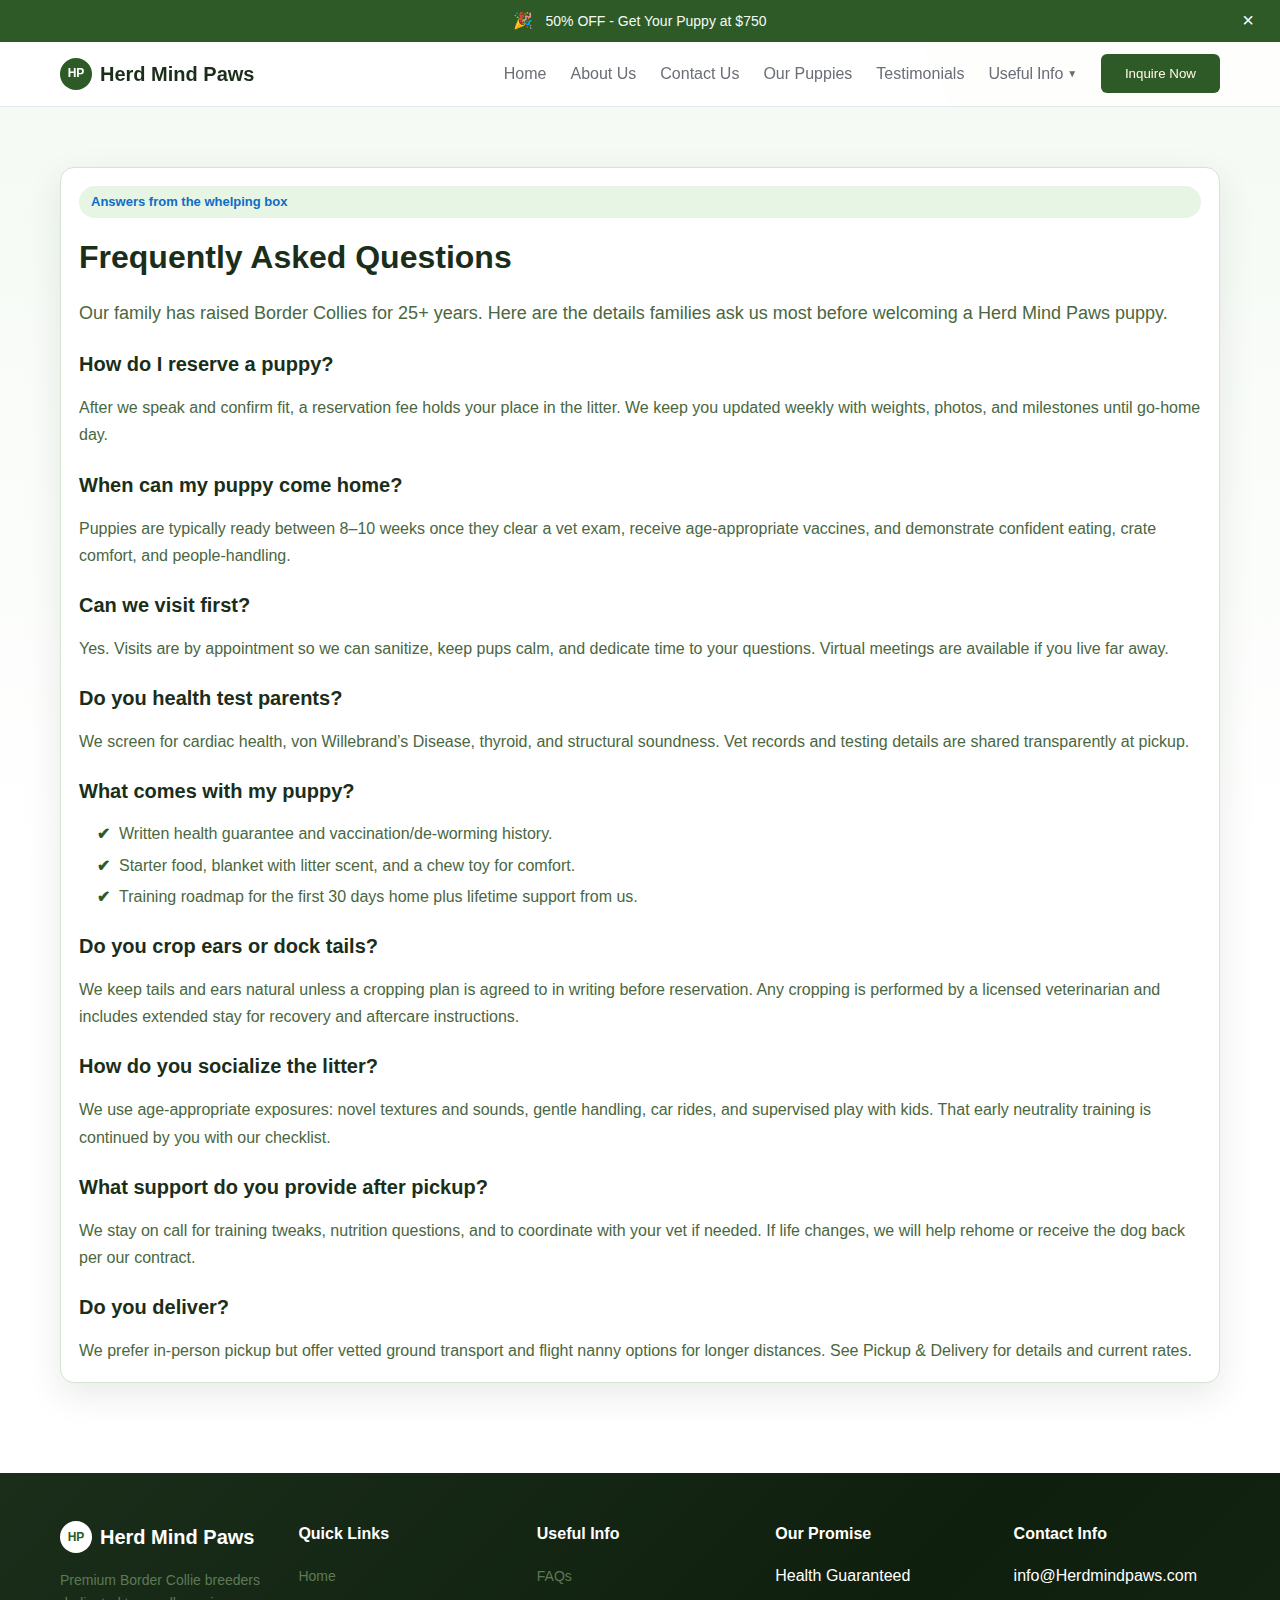
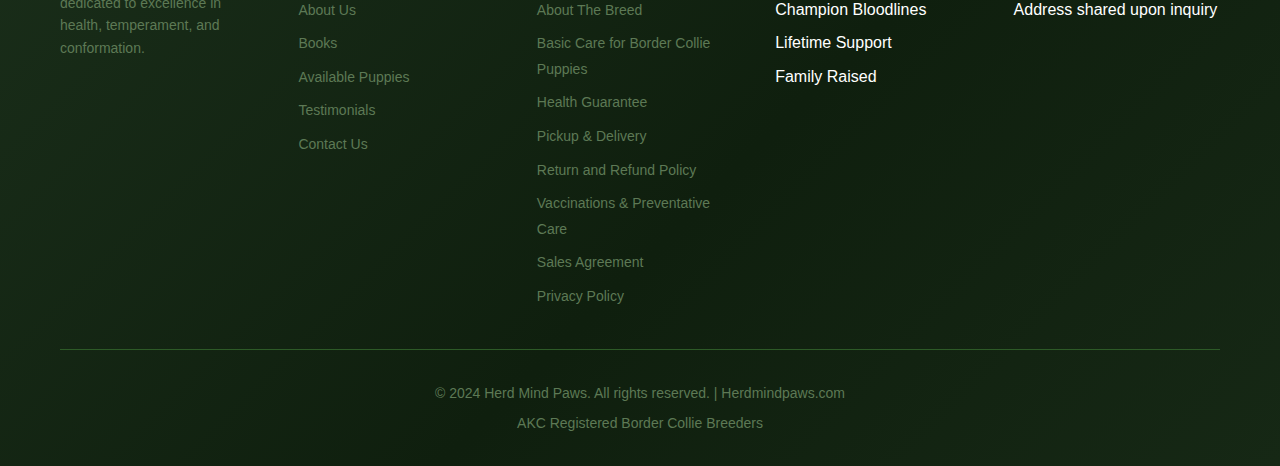
<file: faqs.html>
<!DOCTYPE html>
<html lang="en">
<head>
    <meta charset="UTF-8">
    <meta name="viewport" content="width=device-width, initial-scale=1.0">
    <title>FAQs | Herd Mind Paws</title>
    <meta name="description" content="Frequently asked questions about adopting a Border Collie puppy from Herd Mind Paws: process, health testing, pickup, training, and support.">
    <link rel="stylesheet" href="style.css">
</head>
<body>
            <!-- Top Bar with Discount -->
    <div class="top-bar">
        <div class="container">
            <div class="top-bar-content">
                <span class="discount-icon">🎉</span>
                <span class="discount-text">50% OFF - Get Your Puppy at $750</span>
                <button class="discount-close">×</button>
            </div>
        </div>
    </div>

    <!-- Navigation -->
    <nav class="navbar">
        <div class="nav-container">
            <div class="nav-brand">
                <div class="logo">HP</div>
                <span class="brand-name">Herd Mind Paws</span>
            </div>
            <button class="mobile-menu-toggle" aria-label="Toggle menu">
                <span></span>
                <span></span>
                <span></span>
            </button>
            <div class="nav-menu">
                <a href="index.html#home" class="nav-link">Home</a>
                <a href="about.html" class="nav-link">About Us</a>
                <a href="contact.html" class="nav-link">Contact Us</a>
                <a href="available-puppies.html" class="nav-link">Our Puppies</a>
                <a href="reviews.html" class="nav-link">Testimonials</a>

                <!-- Useful Info Dropdown -->
                <div class="dropdown">
                    <button class="nav-link dropdown-btn">
                        Useful Info
                        <span class="dropdown-arrow">▼</span>
                    </button>
                    <div class="dropdown-content">
                        <a href="faqs.html">FAQs</a>
                        <a href="about-breed.html">About The Breed</a>
                        <a href="basic-care.html">Basic Care for Border Collie Puppies</a>
                        <a href="health-guarantee.html">Health Guarantee</a>
                        <a href="pickup-delivery.html">Pickup & Delivery</a>
                        <a href="return-refund.html">Return and Refund Policy</a>
                        <a href="vaccinations.html">Vaccinations & Preventative Care</a>
                        <a href="sales-agreement.html">Sales Agreement</a>
                        <a href="privacy-policy.html">Privacy Policy</a>
                    </div>
                </div>
                <button class="cta-button" onclick="window.location.href='contact.html'">Inquire Now</button>
            </div>
        </div>
    </nav>

    <!-- Mobile Navigation -->
    <div class="mobile-nav-overlay"></div>
    <div class="mobile-nav">
        <div class="mobile-nav-links">
            <a href="index.html">Home</a>
            <a href="about.html">About Us</a>
            <a href="contact.html">Contact Us</a>
            <a href="available-puppies.html">Our Puppies</a>
            <a href="reviews.html">Testimonials</a>
            <button class="mobile-dropdown-btn">
                Useful Info
                <span class="mobile-dropdown-arrow">▼</span>
            </button>
            <div class="mobile-dropdown-content">
                <a href="faqs.html">FAQs</a>
                <a href="about-breed.html">About The Breed</a>
                <a href="basic-care.html">Basic Care</a>
                <a href="health-guarantee.html">Health Guarantee</a>
                <a href="pickup-delivery.html">Pickup & Delivery</a>
                <a href="return-refund.html">Return & Refund</a>
                <a href="vaccinations.html">Vaccinations</a>
                <a href="sales-agreement.html">Sales Agreement</a>
                <a href="privacy-policy.html">Privacy Policy</a>
            </div>
            <button class="cta-button" onclick="window.location.href='contact.html'">Inquire Now</button>
        </div>
    </div>

    <main class="info-page">
        <div class="container">
            <div class="info-card">
                <div class="pill-tag">Answers from the whelping box</div>
                <h1>Frequently Asked Questions</h1>
                <p class="info-lede">Our family has raised Border Collies for 25+ years. Here are the details families ask us most before welcoming a Herd Mind Paws puppy.</p>

                <h2>How do I reserve a puppy?</h2>
                <p>After we speak and confirm fit, a reservation fee holds your place in the litter. We keep you updated weekly with weights, photos, and milestones until go-home day.</p>

                <h2>When can my puppy come home?</h2>
                <p>Puppies are typically ready between 8–10 weeks once they clear a vet exam, receive age-appropriate vaccines, and demonstrate confident eating, crate comfort, and people-handling.</p>

                <h2>Can we visit first?</h2>
                <p>Yes. Visits are by appointment so we can sanitize, keep pups calm, and dedicate time to your questions. Virtual meetings are available if you live far away.</p>

                <h2>Do you health test parents?</h2>
                <p>We screen for cardiac health, von Willebrand’s Disease, thyroid, and structural soundness. Vet records and testing details are shared transparently at pickup.</p>

                <h2>What comes with my puppy?</h2>
                <ul class="checklist">
                    <li>Written health guarantee and vaccination/de-worming history.</li>
                    <li>Starter food, blanket with litter scent, and a chew toy for comfort.</li>
                    <li>Training roadmap for the first 30 days home plus lifetime support from us.</li>
                </ul>

                <h2>Do you crop ears or dock tails?</h2>
                <p>We keep tails and ears natural unless a cropping plan is agreed to in writing before reservation. Any cropping is performed by a licensed veterinarian and includes extended stay for recovery and aftercare instructions.</p>

                <h2>How do you socialize the litter?</h2>
                <p>We use age-appropriate exposures: novel textures and sounds, gentle handling, car rides, and supervised play with kids. That early neutrality training is continued by you with our checklist.</p>

                <h2>What support do you provide after pickup?</h2>
                <p>We stay on call for training tweaks, nutrition questions, and to coordinate with your vet if needed. If life changes, we will help rehome or receive the dog back per our contract.</p>

                <h2>Do you deliver?</h2>
                <p>We prefer in-person pickup but offer vetted ground transport and flight nanny options for longer distances. See Pickup & Delivery for details and current rates.</p>
            </div>
        </div>
    </main>

            <!-- Footer -->
    <footer class="footer">
        <div class="container">
            <div class="footer-grid">
                <div class="footer-column">
                    <div class="footer-brand">
                        <div class="logo">HP</div>
                        <span class="brand-name">Herd Mind Paws</span>
                    </div>
                    <p class="footer-description">
                        Premium Border Collie breeders dedicated to excellence in health, temperament, and conformation.
                    </p>
                </div>
                
                <div class="footer-column">
                    <h4>Quick Links</h4>
                    <ul>
                        <li><a href="index.html#home">Home</a></li>
                        <li><a href="about.html">About Us</a></li>
                        <li><a href="index.html#books">Books</a></li>
                        <li><a href="available-puppies.html">Available Puppies</a></li>
                        <li><a href="reviews.html">Testimonials</a></li>
                        <li><a href="contact.html">Contact Us</a></li>
                    </ul>
                </div>
                
                <div class="footer-column">
                    <h4>Useful Info</h4>
                    <ul>
                        <li><a href="faqs.html">FAQs</a></li>
                        <li><a href="about-breed.html">About The Breed</a></li>
                        <li><a href="basic-care.html">Basic Care for Border Collie Puppies</a></li>
                        <li><a href="health-guarantee.html">Health Guarantee</a></li>
                        <li><a href="pickup-delivery.html">Pickup & Delivery</a></li>
                        <li><a href="return-refund.html">Return and Refund Policy</a></li>
                        <li><a href="vaccinations.html">Vaccinations & Preventative Care</a></li>
                        <li><a href="sales-agreement.html">Sales Agreement</a></li>
                        <li><a href="privacy-policy.html">Privacy Policy</a></li>
                    </ul>
                </div>
                
                <div class="footer-column">
                    <h4>Our Promise</h4>
                    <ul>
                        <li>Health Guaranteed</li>
                        <li>Champion Bloodlines</li>
                        <li>Lifetime Support</li>
                        <li>Family Raised</li>
                    </ul>
                </div>
                
                <div class="footer-column">
                    <h4>Contact Info</h4>
                    <ul>
                        <li>info@Herdmindpaws.com</li>
                        <li>Address shared upon inquiry</li>
                    </ul>
                </div>
            </div>
            
            <div class="footer-bottom">
                <p>© 2024 Herd Mind Paws. All rights reserved. | Herdmindpaws.com</p>
                <p>AKC Registered Border Collie Breeders</p>
            </div>
        </div>
    </footer>
    <script src="script.js"></script>
</body>
</html>
</file>
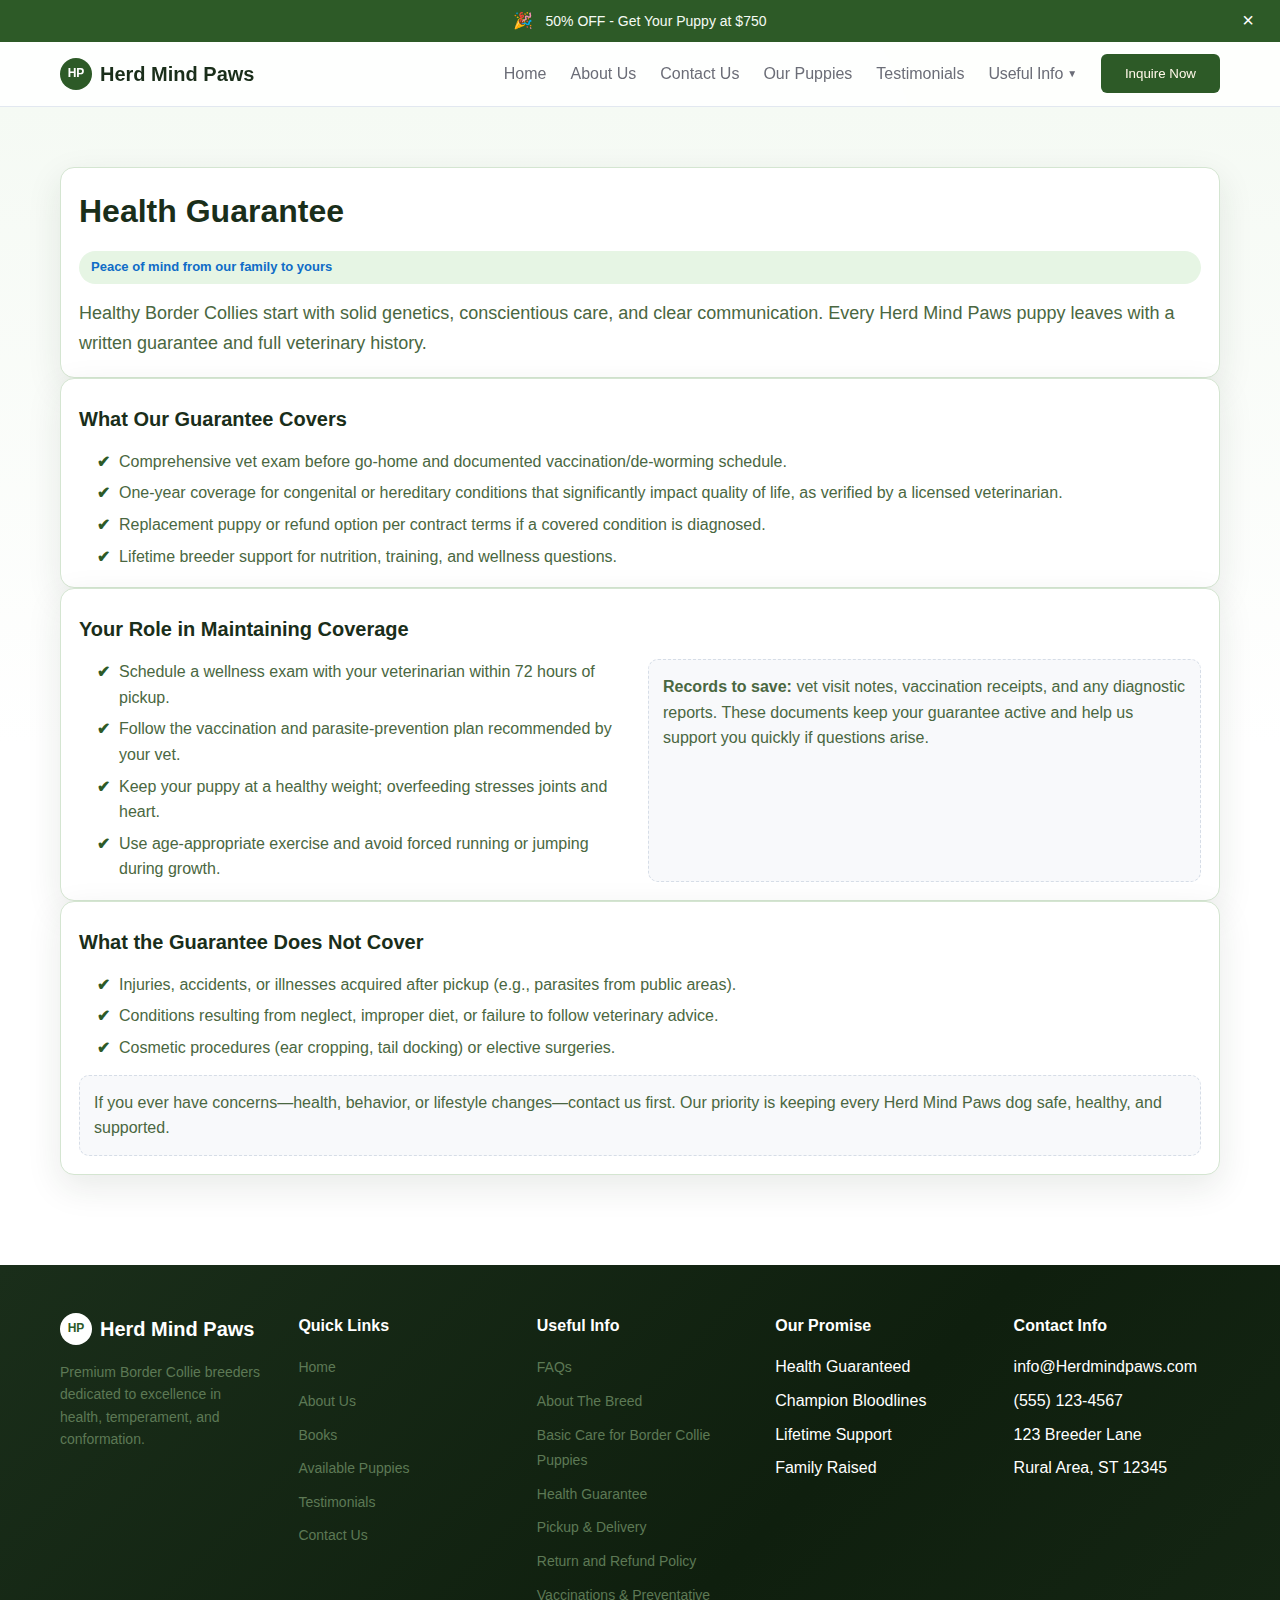
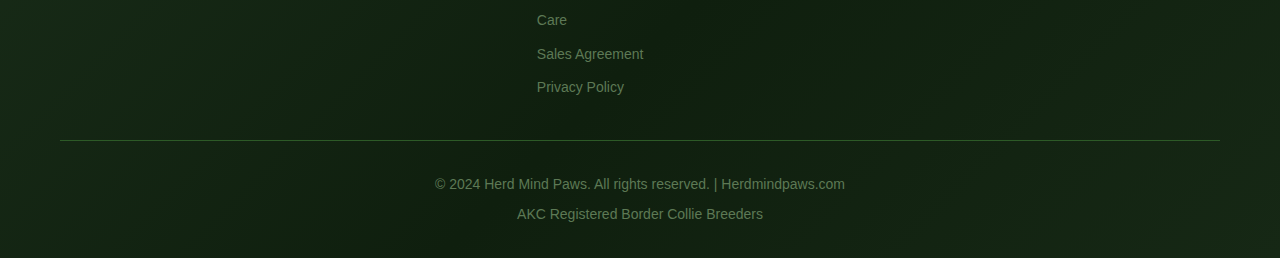
<file: health-guarantee.html>
<!DOCTYPE html>
<html lang="en">
<head>
    <meta charset="UTF-8">
    <meta name="viewport" content="width=device-width, initial-scale=1.0">
    <title>Health Guarantee | Herd Mind Paws</title>
    <meta name="description" content="Health guarantee details for Herd Mind Paws Border Collie puppies: coverage, owner responsibilities, and veterinary support.">
    <link rel="stylesheet" href="style.css">
</head>
<body>
            <!-- Top Bar with Discount -->
    <div class="top-bar">
        <div class="container">
            <div class="top-bar-content">
                <span class="discount-icon">🎉</span>
                <span class="discount-text">50% OFF - Get Your Puppy at $750</span>
                <button class="discount-close">×</button>
            </div>
        </div>
    </div>

    <!-- Navigation -->
    <nav class="navbar">
        <div class="nav-container">
            <div class="nav-brand">
                <div class="logo">HP</div>
                <span class="brand-name">Herd Mind Paws</span>
            </div>
            <div class="nav-menu">
                <a href="index.html#home" class="nav-link">Home</a>
                <a href="about.html" class="nav-link">About Us</a>
                <a href="contact.html" class="nav-link">Contact Us</a>
                <a href="available-puppies.html" class="nav-link">Our Puppies</a>
                <a href="reviews.html" class="nav-link">Testimonials</a>
                
                <!-- Useful Info Dropdown -->
                <div class="dropdown">
                    <button class="nav-link dropdown-btn">
                        Useful Info
                        <span class="dropdown-arrow">▼</span>
                    </button>
                    <div class="dropdown-content">
                        <a href="faqs.html">FAQs</a>
                        <a href="about-breed.html">About The Breed</a>
                        <a href="basic-care.html">Basic Care for Border Collie Puppies</a>
                        <a href="health-guarantee.html">Health Guarantee</a>
                        <a href="pickup-delivery.html">Pickup & Delivery</a>
                        <a href="return-refund.html">Return and Refund Policy</a>
                        <a href="vaccinations.html">Vaccinations & Preventative Care</a>
                        <a href="sales-agreement.html">Sales Agreement</a>
                        <a href="privacy-policy.html">Privacy Policy</a>
                    </div>
                </div>
                <button class="cta-button" onclick="window.location.href='mailto:info@Herdmindpaws.com?subject=Herd Mind Paws Inquiry'">Inquire Now</button>
            </div>
        </div>
    </nav>

    <main class="info-page">
        <div class="container">
            <div class="info-card">
                <h1>Health Guarantee</h1>
                <div class="pill-tag">Peace of mind from our family to yours</div>
                <p class="info-lede">Healthy Border Collies start with solid genetics, conscientious care, and clear communication. Every Herd Mind Paws puppy leaves with a written guarantee and full veterinary history.</p>
            </div>

            <div class="info-card">
                <h2>What Our Guarantee Covers</h2>
                <ul class="checklist">
                    <li>Comprehensive vet exam before go-home and documented vaccination/de-worming schedule.</li>
                    <li>One-year coverage for congenital or hereditary conditions that significantly impact quality of life, as verified by a licensed veterinarian.</li>
                    <li>Replacement puppy or refund option per contract terms if a covered condition is diagnosed.</li>
                    <li>Lifetime breeder support for nutrition, training, and wellness questions.</li>
                </ul>
            </div>

            <div class="info-card">
                <h2>Your Role in Maintaining Coverage</h2>
                <div class="info-columns">
                    <div>
                        <ul class="checklist">
                            <li>Schedule a wellness exam with your veterinarian within 72 hours of pickup.</li>
                            <li>Follow the vaccination and parasite-prevention plan recommended by your vet.</li>
                            <li>Keep your puppy at a healthy weight; overfeeding stresses joints and heart.</li>
                            <li>Use age-appropriate exercise and avoid forced running or jumping during growth.</li>
                        </ul>
                    </div>
                    <div class="note-box">
                        <strong>Records to save:</strong> vet visit notes, vaccination receipts, and any diagnostic reports. These documents keep your guarantee active and help us support you quickly if questions arise.
                    </div>
                </div>
            </div>

            <div class="info-card">
                <h2>What the Guarantee Does Not Cover</h2>
                <ul class="checklist">
                    <li>Injuries, accidents, or illnesses acquired after pickup (e.g., parasites from public areas).</li>
                    <li>Conditions resulting from neglect, improper diet, or failure to follow veterinary advice.</li>
                    <li>Cosmetic procedures (ear cropping, tail docking) or elective surgeries.</li>
                </ul>
                <div class="note-box">
                    If you ever have concerns—health, behavior, or lifestyle changes—contact us first. Our priority is keeping every Herd Mind Paws dog safe, healthy, and supported.
                </div>
            </div>
        </div>
    </main>

            <!-- Footer -->
    <footer class="footer">
        <div class="container">
            <div class="footer-grid">
                <div class="footer-column">
                    <div class="footer-brand">
                        <div class="logo">HP</div>
                        <span class="brand-name">Herd Mind Paws</span>
                    </div>
                    <p class="footer-description">
                        Premium Border Collie breeders dedicated to excellence in health, temperament, and conformation.
                    </p>
                </div>
                
                <div class="footer-column">
                    <h4>Quick Links</h4>
                    <ul>
                        <li><a href="index.html#home">Home</a></li>
                        <li><a href="about.html">About Us</a></li>
                        <li><a href="index.html#books">Books</a></li>
                        <li><a href="available-puppies.html">Available Puppies</a></li>
                        <li><a href="reviews.html">Testimonials</a></li>
                        <li><a href="contact.html">Contact Us</a></li>
                    </ul>
                </div>
                
                <div class="footer-column">
                    <h4>Useful Info</h4>
                    <ul>
                        <li><a href="faqs.html">FAQs</a></li>
                        <li><a href="about-breed.html">About The Breed</a></li>
                        <li><a href="basic-care.html">Basic Care for Border Collie Puppies</a></li>
                        <li><a href="health-guarantee.html">Health Guarantee</a></li>
                        <li><a href="pickup-delivery.html">Pickup & Delivery</a></li>
                        <li><a href="return-refund.html">Return and Refund Policy</a></li>
                        <li><a href="vaccinations.html">Vaccinations & Preventative Care</a></li>
                        <li><a href="sales-agreement.html">Sales Agreement</a></li>
                        <li><a href="privacy-policy.html">Privacy Policy</a></li>
                    </ul>
                </div>
                
                <div class="footer-column">
                    <h4>Our Promise</h4>
                    <ul>
                        <li>Health Guaranteed</li>
                        <li>Champion Bloodlines</li>
                        <li>Lifetime Support</li>
                        <li>Family Raised</li>
                    </ul>
                </div>
                
                <div class="footer-column">
                    <h4>Contact Info</h4>
                    <ul>
                        <li>info@Herdmindpaws.com</li>
                        <li>(555) 123-4567</li>
                        <li>123 Breeder Lane</li>
                        <li>Rural Area, ST 12345</li>
                    </ul>
                </div>
            </div>
            
            <div class="footer-bottom">
                <p>© 2024 Herd Mind Paws. All rights reserved. | Herdmindpaws.com</p>
                <p>AKC Registered Border Collie Breeders</p>
            </div>
        </div>
    </footer>
    <script src="script.js"></script>
</body>
</html>
</file>
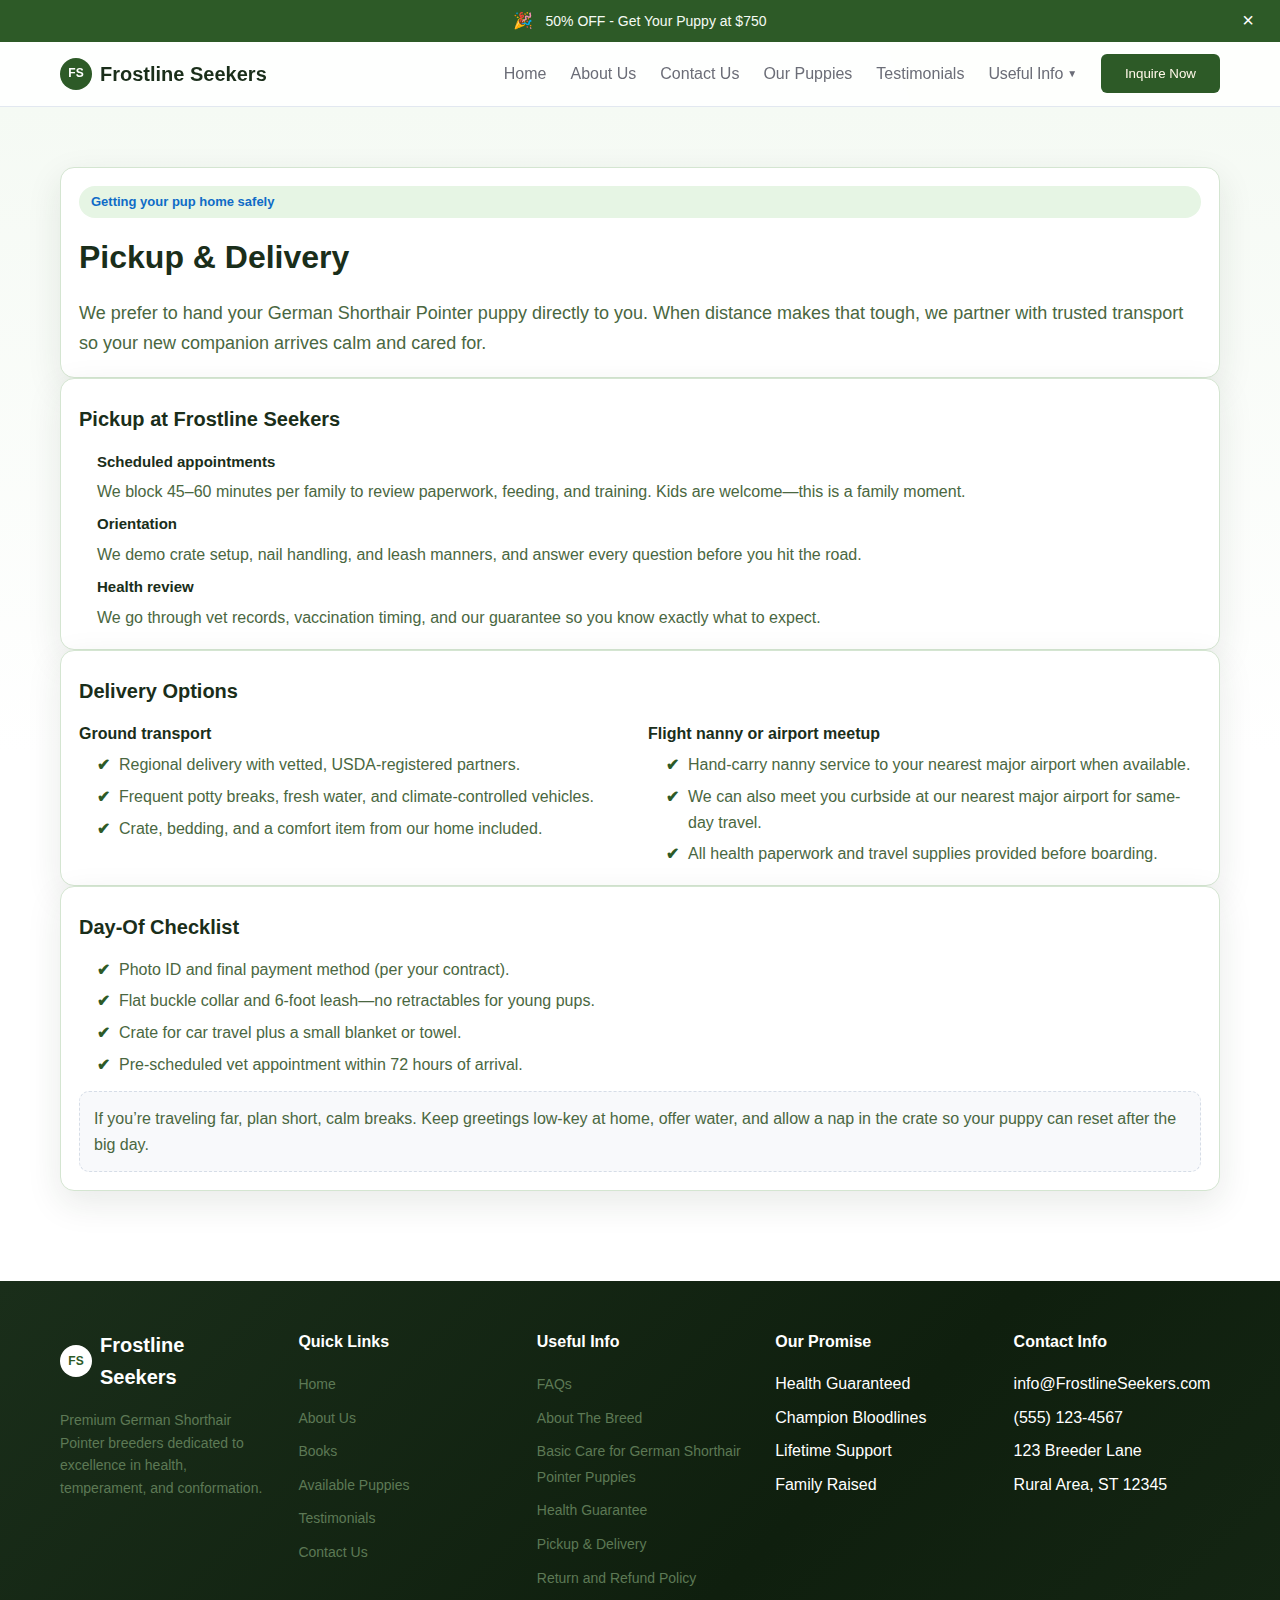
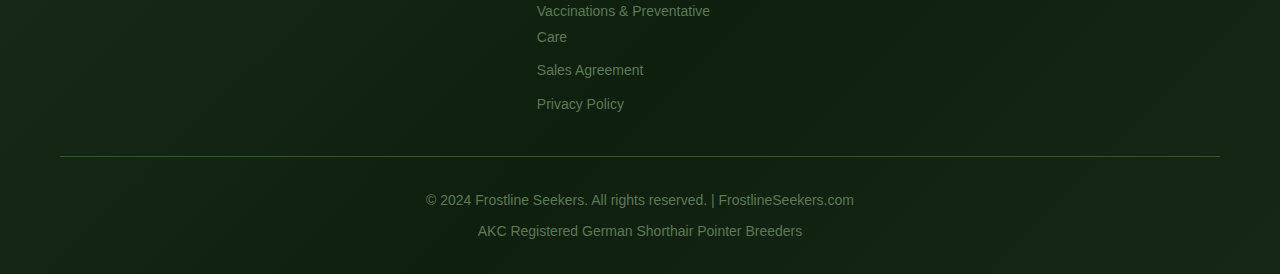
<file: pickup-delivery.html>
<!DOCTYPE html>
<html lang="en">
<head>
    <meta charset="UTF-8">
    <meta name="viewport" content="width=device-width, initial-scale=1.0">
    <title>Pickup & Delivery | Frostline Seekers</title>
    <meta name="description" content="Pickup and delivery options for Frostline Seekers German Shorthair Pointer puppies: on-site orientation, travel prep, and transport choices.">
    <link rel="stylesheet" href="style.css">
</head>
<body>
            <!-- Top Bar with Discount -->
    <div class="top-bar">
        <div class="container">
            <div class="top-bar-content">
                <span class="discount-icon">🎉</span>
                <span class="discount-text">50% OFF - Get Your Puppy at $750</span>
                <button class="discount-close">×</button>
            </div>
        </div>
    </div>

    <!-- Navigation -->
    <nav class="navbar">
        <div class="nav-container">
            <div class="nav-brand">
                <div class="logo">FS</div>
                <span class="brand-name">Frostline Seekers</span>
            </div>
            <div class="nav-menu">
                <a href="index.html#home" class="nav-link">Home</a>
                <a href="about.html" class="nav-link">About Us</a>
                <a href="contact.html" class="nav-link">Contact Us</a>
                <a href="available-puppies.html" class="nav-link">Our Puppies</a>
                <a href="reviews.html" class="nav-link">Testimonials</a>
                
                <!-- Useful Info Dropdown -->
                <div class="dropdown">
                    <button class="nav-link dropdown-btn">
                        Useful Info
                        <span class="dropdown-arrow">▼</span>
                    </button>
                    <div class="dropdown-content">
                        <a href="faqs.html">FAQs</a>
                        <a href="about-breed.html">About The Breed</a>
                        <a href="basic-care.html">Basic Care for German Shorthair Pointer Puppies</a>
                        <a href="health-guarantee.html">Health Guarantee</a>
                        <a href="pickup-delivery.html">Pickup & Delivery</a>
                        <a href="return-refund.html">Return and Refund Policy</a>
                        <a href="vaccinations.html">Vaccinations & Preventative Care</a>
                        <a href="sales-agreement.html">Sales Agreement</a>
                        <a href="privacy-policy.html">Privacy Policy</a>
                    </div>
                </div>
                <button class="cta-button" onclick="window.location.href='mailto:info@FrostlineSeekers.com?subject=Frostline Seekers Inquiry'">Inquire Now</button>
            </div>
        </div>
    </nav>

    <main class="info-page">
        <div class="container">
            <div class="info-card">
                <div class="pill-tag">Getting your pup home safely</div>
                <h1>Pickup & Delivery</h1>
                <p class="info-lede">We prefer to hand your German Shorthair Pointer puppy directly to you. When distance makes that tough, we partner with trusted transport so your new companion arrives calm and cared for.</p>
            </div>

            <div class="info-card">
                <h2>Pickup at Frostline Seekers</h2>
                <ul class="step-list">
                    <li>
                        <span class="step-title">Scheduled appointments</span>
                        <span>We block 45–60 minutes per family to review paperwork, feeding, and training. Kids are welcome—this is a family moment.</span>
                    </li>
                    <li>
                        <span class="step-title">Orientation</span>
                        <span>We demo crate setup, nail handling, and leash manners, and answer every question before you hit the road.</span>
                    </li>
                    <li>
                        <span class="step-title">Health review</span>
                        <span>We go through vet records, vaccination timing, and our guarantee so you know exactly what to expect.</span>
                    </li>
                </ul>
            </div>

            <div class="info-card">
                <h2>Delivery Options</h2>
                <div class="info-columns">
                    <div>
                        <h3>Ground transport</h3>
                        <ul class="checklist">
                            <li>Regional delivery with vetted, USDA-registered partners.</li>
                            <li>Frequent potty breaks, fresh water, and climate-controlled vehicles.</li>
                            <li>Crate, bedding, and a comfort item from our home included.</li>
                        </ul>
                    </div>
                    <div>
                        <h3>Flight nanny or airport meetup</h3>
                        <ul class="checklist">
                            <li>Hand-carry nanny service to your nearest major airport when available.</li>
                            <li>We can also meet you curbside at our nearest major airport for same-day travel.</li>
                            <li>All health paperwork and travel supplies provided before boarding.</li>
                        </ul>
                    </div>
                </div>
            </div>

            <div class="info-card">
                <h2>Day-Of Checklist</h2>
                <ul class="checklist">
                    <li>Photo ID and final payment method (per your contract).</li>
                    <li>Flat buckle collar and 6-foot leash—no retractables for young pups.</li>
                    <li>Crate for car travel plus a small blanket or towel.</li>
                    <li>Pre-scheduled vet appointment within 72 hours of arrival.</li>
                </ul>
                <div class="note-box">
                    If you’re traveling far, plan short, calm breaks. Keep greetings low-key at home, offer water, and allow a nap in the crate so your puppy can reset after the big day.
                </div>
            </div>
        </div>
    </main>

            <!-- Footer -->
    <footer class="footer">
        <div class="container">
            <div class="footer-grid">
                <div class="footer-column">
                    <div class="footer-brand">
                        <div class="logo">FS</div>
                        <span class="brand-name">Frostline Seekers</span>
                    </div>
                    <p class="footer-description">
                        Premium German Shorthair Pointer breeders dedicated to excellence in health, temperament, and conformation.
                    </p>
                </div>
                
                <div class="footer-column">
                    <h4>Quick Links</h4>
                    <ul>
                        <li><a href="index.html#home">Home</a></li>
                        <li><a href="about.html">About Us</a></li>
                        <li><a href="index.html#books">Books</a></li>
                        <li><a href="available-puppies.html">Available Puppies</a></li>
                        <li><a href="reviews.html">Testimonials</a></li>
                        <li><a href="contact.html">Contact Us</a></li>
                    </ul>
                </div>
                
                <div class="footer-column">
                    <h4>Useful Info</h4>
                    <ul>
                        <li><a href="faqs.html">FAQs</a></li>
                        <li><a href="about-breed.html">About The Breed</a></li>
                        <li><a href="basic-care.html">Basic Care for German Shorthair Pointer Puppies</a></li>
                        <li><a href="health-guarantee.html">Health Guarantee</a></li>
                        <li><a href="pickup-delivery.html">Pickup & Delivery</a></li>
                        <li><a href="return-refund.html">Return and Refund Policy</a></li>
                        <li><a href="vaccinations.html">Vaccinations & Preventative Care</a></li>
                        <li><a href="sales-agreement.html">Sales Agreement</a></li>
                        <li><a href="privacy-policy.html">Privacy Policy</a></li>
                    </ul>
                </div>
                
                <div class="footer-column">
                    <h4>Our Promise</h4>
                    <ul>
                        <li>Health Guaranteed</li>
                        <li>Champion Bloodlines</li>
                        <li>Lifetime Support</li>
                        <li>Family Raised</li>
                    </ul>
                </div>
                
                <div class="footer-column">
                    <h4>Contact Info</h4>
                    <ul>
                        <li>info@FrostlineSeekers.com</li>
                        <li>(555) 123-4567</li>
                        <li>123 Breeder Lane</li>
                        <li>Rural Area, ST 12345</li>
                    </ul>
                </div>
            </div>
            
            <div class="footer-bottom">
                <p>© 2024 Frostline Seekers. All rights reserved. | FrostlineSeekers.com</p>
                <p>AKC Registered German Shorthair Pointer Breeders</p>
            </div>
        </div>
    </footer>
    <script src="script.js"></script>
</body>
</html>
</file>
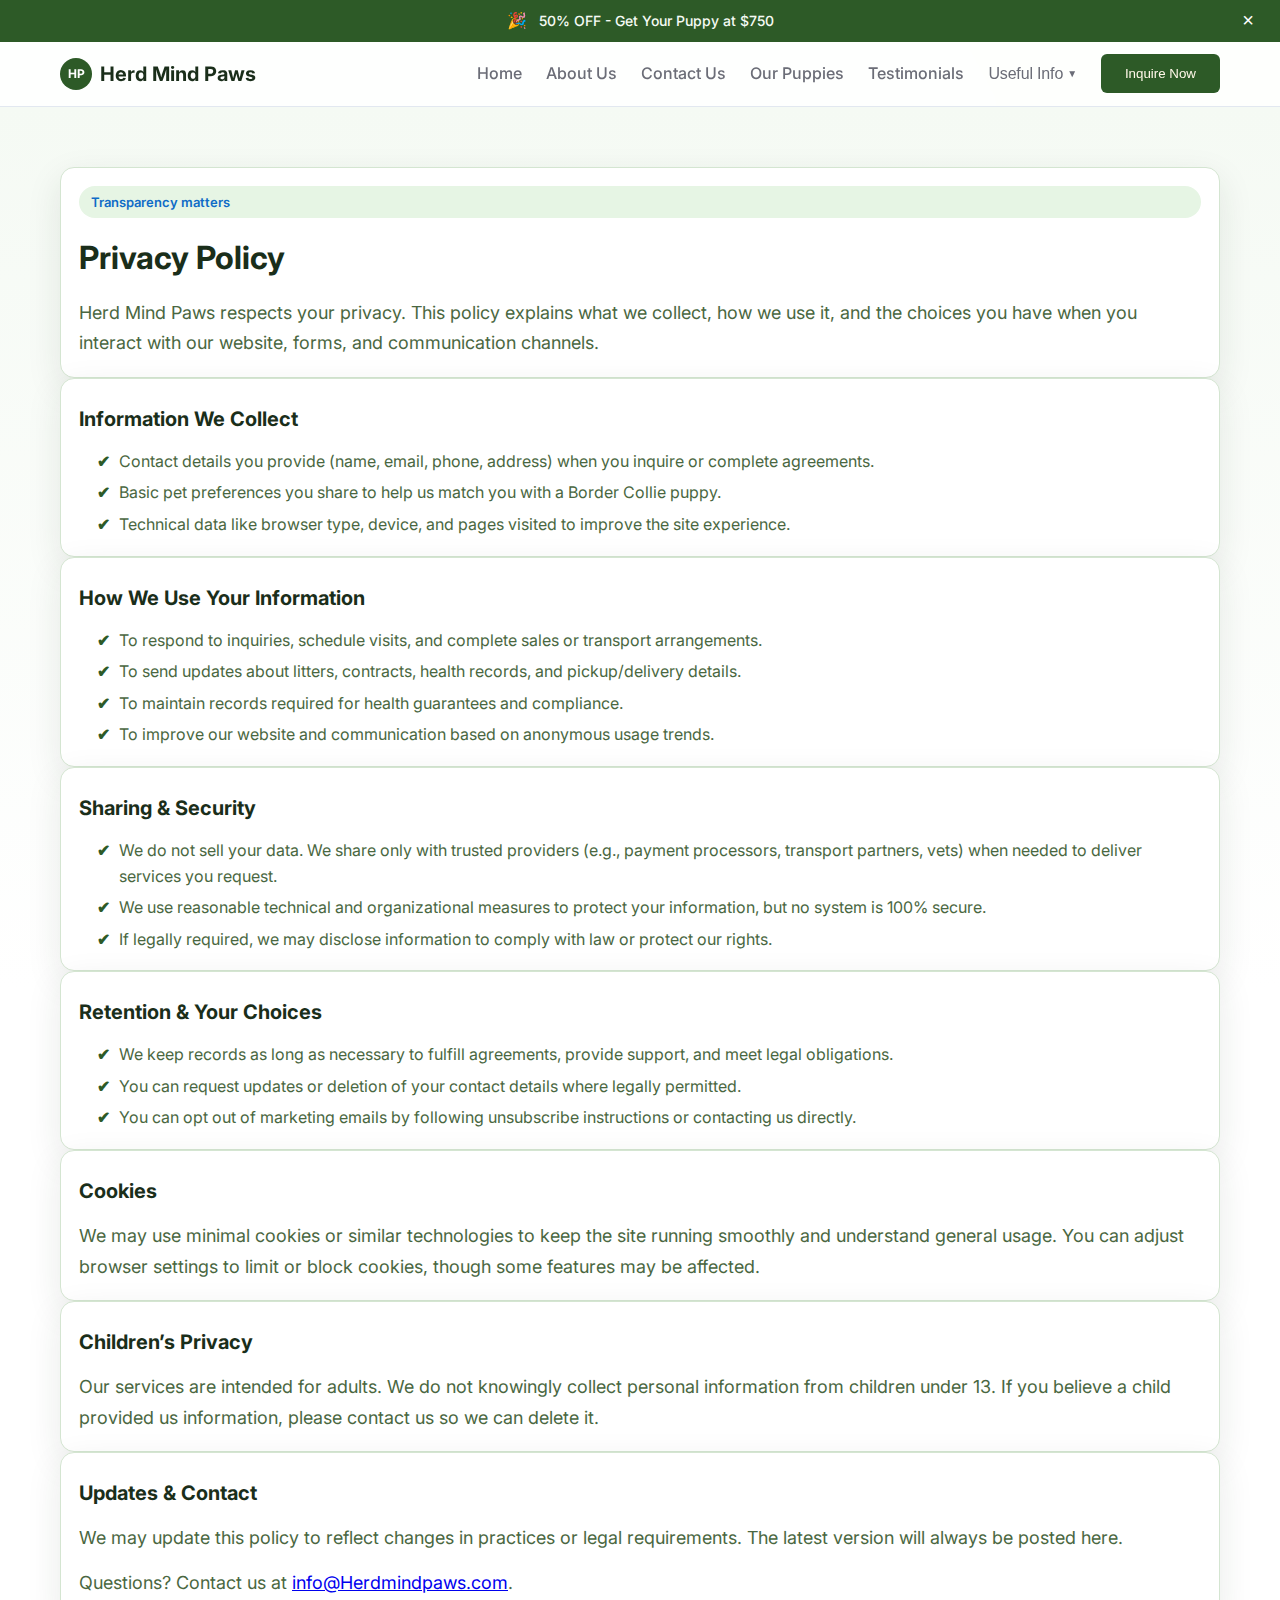
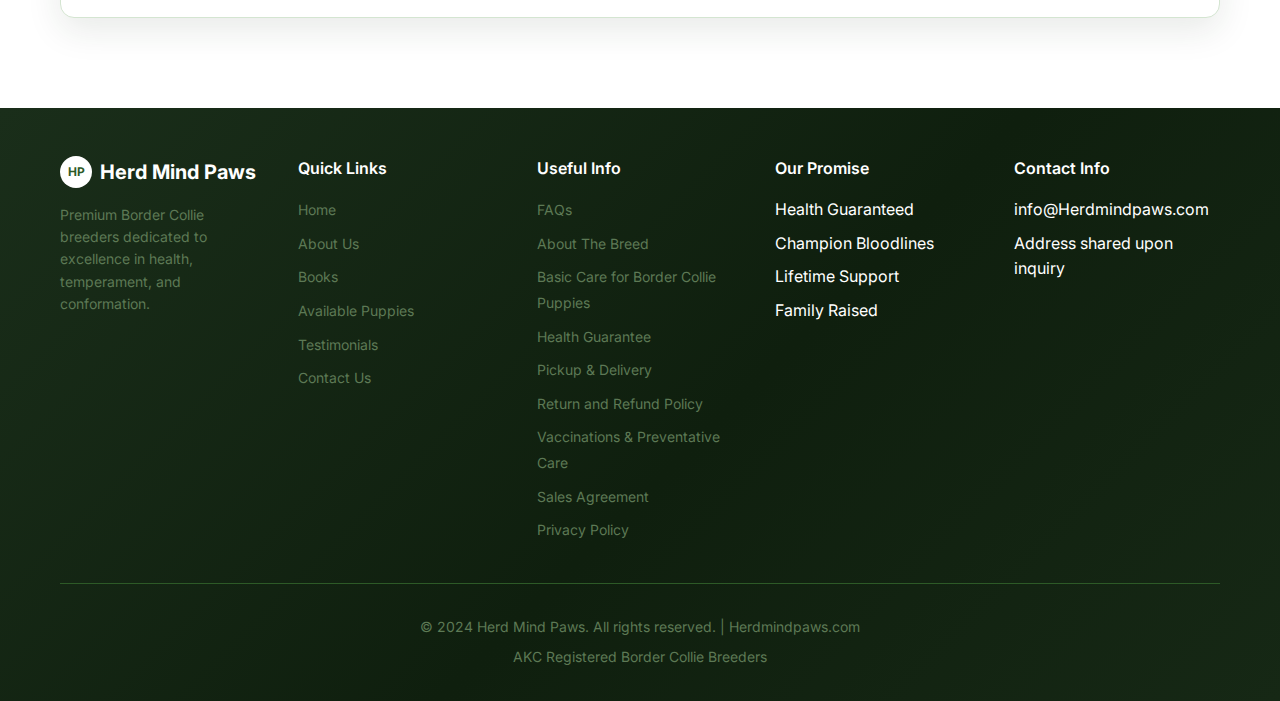
<file: privacy-policy.html>
<!DOCTYPE html>
<html lang="en">
<head>
    <meta charset="UTF-8">
    <meta name="viewport" content="width=device-width, initial-scale=1.0">
    <title>Privacy Policy | Herd Mind Paws</title>
    <meta name="description" content="Privacy practices for Herd Mind Paws: what we collect, how we use your information, and your rights.">
    <link rel="stylesheet" href="style.css">
    <link rel="preconnect" href="https://fonts.googleapis.com">
    <link rel="preconnect" href="https://fonts.gstatic.com" crossorigin>
    <link href="https://fonts.googleapis.com/css2?family=Inter:wght@300;400;500;600;700;800&display=swap" rel="stylesheet">
</head>
<body>
    <!-- Top Bar with Discount -->
    <div class="top-bar">
        <div class="container">
            <div class="top-bar-content">
                <span class="discount-icon">🎉</span>
                <span class="discount-text">50% OFF - Get Your Puppy at $750</span>
                <button class="discount-close">×</button>
            </div>
        </div>
    </div>

    <!-- Navigation -->
    <nav class="navbar">
        <div class="nav-container">
            <div class="nav-brand">
                <div class="logo">HP</div>
                <span class="brand-name">Herd Mind Paws</span>
            </div>
            <button class="mobile-menu-toggle" aria-label="Toggle menu">
                <span></span>
                <span></span>
                <span></span>
            </button>
            <div class="nav-menu">
                <a href="index.html#home" class="nav-link">Home</a>
                <a href="about.html" class="nav-link">About Us</a>
                <a href="contact.html" class="nav-link">Contact Us</a>
                <a href="available-puppies.html" class="nav-link">Our Puppies</a>
                <a href="reviews.html" class="nav-link">Testimonials</a>

                <!-- Useful Info Dropdown -->
                <div class="dropdown">
                    <button class="nav-link dropdown-btn">
                        Useful Info
                        <span class="dropdown-arrow">▼</span>
                    </button>
                    <div class="dropdown-content">
                        <a href="faqs.html">FAQs</a>
                        <a href="about-breed.html">About The Breed</a>
                        <a href="basic-care.html">Basic Care for Border Collie Puppies</a>
                        <a href="health-guarantee.html">Health Guarantee</a>
                        <a href="pickup-delivery.html">Pickup & Delivery</a>
                        <a href="return-refund.html">Return and Refund Policy</a>
                        <a href="vaccinations.html">Vaccinations & Preventative Care</a>
                        <a href="sales-agreement.html">Sales Agreement</a>
                        <a href="privacy-policy.html">Privacy Policy</a>
                    </div>
                </div>
                <button class="cta-button" onclick="window.location.href='contact.html'">Inquire Now</button>
            </div>
        </div>
    </nav>

    <!-- Mobile Navigation -->
    <div class="mobile-nav-overlay"></div>
    <div class="mobile-nav">
        <div class="mobile-nav-links">
            <a href="index.html">Home</a>
            <a href="about.html">About Us</a>
            <a href="contact.html">Contact Us</a>
            <a href="available-puppies.html">Our Puppies</a>
            <a href="reviews.html">Testimonials</a>
            <button class="mobile-dropdown-btn">
                Useful Info
                <span class="mobile-dropdown-arrow">▼</span>
            </button>
            <div class="mobile-dropdown-content">
                <a href="faqs.html">FAQs</a>
                <a href="about-breed.html">About The Breed</a>
                <a href="basic-care.html">Basic Care</a>
                <a href="health-guarantee.html">Health Guarantee</a>
                <a href="pickup-delivery.html">Pickup & Delivery</a>
                <a href="return-refund.html">Return & Refund</a>
                <a href="vaccinations.html">Vaccinations</a>
                <a href="sales-agreement.html">Sales Agreement</a>
                <a href="privacy-policy.html">Privacy Policy</a>
            </div>
            <button class="cta-button" onclick="window.location.href='contact.html'">Inquire Now</button>
        </div>
    </div>

    <main class="info-page">
        <div class="container">
            <div class="info-card">
                <div class="pill-tag">Transparency matters</div>
                <h1>Privacy Policy</h1>
                <p class="info-lede">Herd Mind Paws respects your privacy. This policy explains what we collect, how we use it, and the choices you have when you interact with our website, forms, and communication channels.</p>
            </div>

            <div class="info-card">
                <h2>Information We Collect</h2>
                <ul class="checklist">
                    <li>Contact details you provide (name, email, phone, address) when you inquire or complete agreements.</li>
                    <li>Basic pet preferences you share to help us match you with a Border Collie puppy.</li>
                    <li>Technical data like browser type, device, and pages visited to improve the site experience.</li>
                </ul>
            </div>

            <div class="info-card">
                <h2>How We Use Your Information</h2>
                <ul class="checklist">
                    <li>To respond to inquiries, schedule visits, and complete sales or transport arrangements.</li>
                    <li>To send updates about litters, contracts, health records, and pickup/delivery details.</li>
                    <li>To maintain records required for health guarantees and compliance.</li>
                    <li>To improve our website and communication based on anonymous usage trends.</li>
                </ul>
            </div>

            <div class="info-card">
                <h2>Sharing & Security</h2>
                <ul class="checklist">
                    <li>We do not sell your data. We share only with trusted providers (e.g., payment processors, transport partners, vets) when needed to deliver services you request.</li>
                    <li>We use reasonable technical and organizational measures to protect your information, but no system is 100% secure.</li>
                    <li>If legally required, we may disclose information to comply with law or protect our rights.</li>
                </ul>
            </div>

            <div class="info-card">
                <h2>Retention & Your Choices</h2>
                <ul class="checklist">
                    <li>We keep records as long as necessary to fulfill agreements, provide support, and meet legal obligations.</li>
                    <li>You can request updates or deletion of your contact details where legally permitted.</li>
                    <li>You can opt out of marketing emails by following unsubscribe instructions or contacting us directly.</li>
                </ul>
            </div>

            <div class="info-card">
                <h2>Cookies</h2>
                <p class="info-lede">We may use minimal cookies or similar technologies to keep the site running smoothly and understand general usage. You can adjust browser settings to limit or block cookies, though some features may be affected.</p>
            </div>

            <div class="info-card">
                <h2>Children’s Privacy</h2>
                <p class="info-lede">Our services are intended for adults. We do not knowingly collect personal information from children under 13. If you believe a child provided us information, please contact us so we can delete it.</p>
            </div>

            <div class="info-card">
                <h2>Updates & Contact</h2>
                <p class="info-lede">We may update this policy to reflect changes in practices or legal requirements. The latest version will always be posted here.</p>
                <p class="info-lede">Questions? Contact us at <a href="mailto:info@Herdmindpaws.com">info@Herdmindpaws.com</a>.</p>
            </div>
        </div>
    </main>

    <!-- Footer -->
    <footer class="footer">
        <div class="container">
            <div class="footer-grid">
                <div class="footer-column">
                    <div class="footer-brand">
                        <div class="logo">HP</div>
                        <span class="brand-name">Herd Mind Paws</span>
                    </div>
                    <p class="footer-description">
                        Premium Border Collie breeders dedicated to excellence in health, temperament, and conformation.
                    </p>
                </div>
                
                <div class="footer-column">
                    <h4>Quick Links</h4>
                    <ul>
                        <li><a href="index.html#home">Home</a></li>
                        <li><a href="about.html">About Us</a></li>
                        <li><a href="index.html#books">Books</a></li>
                        <li><a href="available-puppies.html">Available Puppies</a></li>
                        <li><a href="reviews.html">Testimonials</a></li>
                        <li><a href="contact.html">Contact Us</a></li>
                    </ul>
                </div>
                
                <div class="footer-column">
                    <h4>Useful Info</h4>
                    <ul>
                        <li><a href="faqs.html">FAQs</a></li>
                        <li><a href="about-breed.html">About The Breed</a></li>
                        <li><a href="basic-care.html">Basic Care for Border Collie Puppies</a></li>
                        <li><a href="health-guarantee.html">Health Guarantee</a></li>
                        <li><a href="pickup-delivery.html">Pickup & Delivery</a></li>
                        <li><a href="return-refund.html">Return and Refund Policy</a></li>
                        <li><a href="vaccinations.html">Vaccinations & Preventative Care</a></li>
                        <li><a href="sales-agreement.html">Sales Agreement</a></li>
                        <li><a href="privacy-policy.html">Privacy Policy</a></li>
                    </ul>
                </div>
                
                <div class="footer-column">
                    <h4>Our Promise</h4>
                    <ul>
                        <li>Health Guaranteed</li>
                        <li>Champion Bloodlines</li>
                        <li>Lifetime Support</li>
                        <li>Family Raised</li>
                    </ul>
                </div>
                
                <div class="footer-column">
                    <h4>Contact Info</h4>
                    <ul>
                        <li>info@Herdmindpaws.com</li>
                        <li>Address shared upon inquiry</li>
                    </ul>
                </div>
            </div>
            
            <div class="footer-bottom">
                <p>© 2024 Herd Mind Paws. All rights reserved. | Herdmindpaws.com</p>
                <p>AKC Registered Border Collie Breeders</p>
            </div>
        </div>
    </footer>

    <script src="script.js"></script>
</body>
</html>
</file>
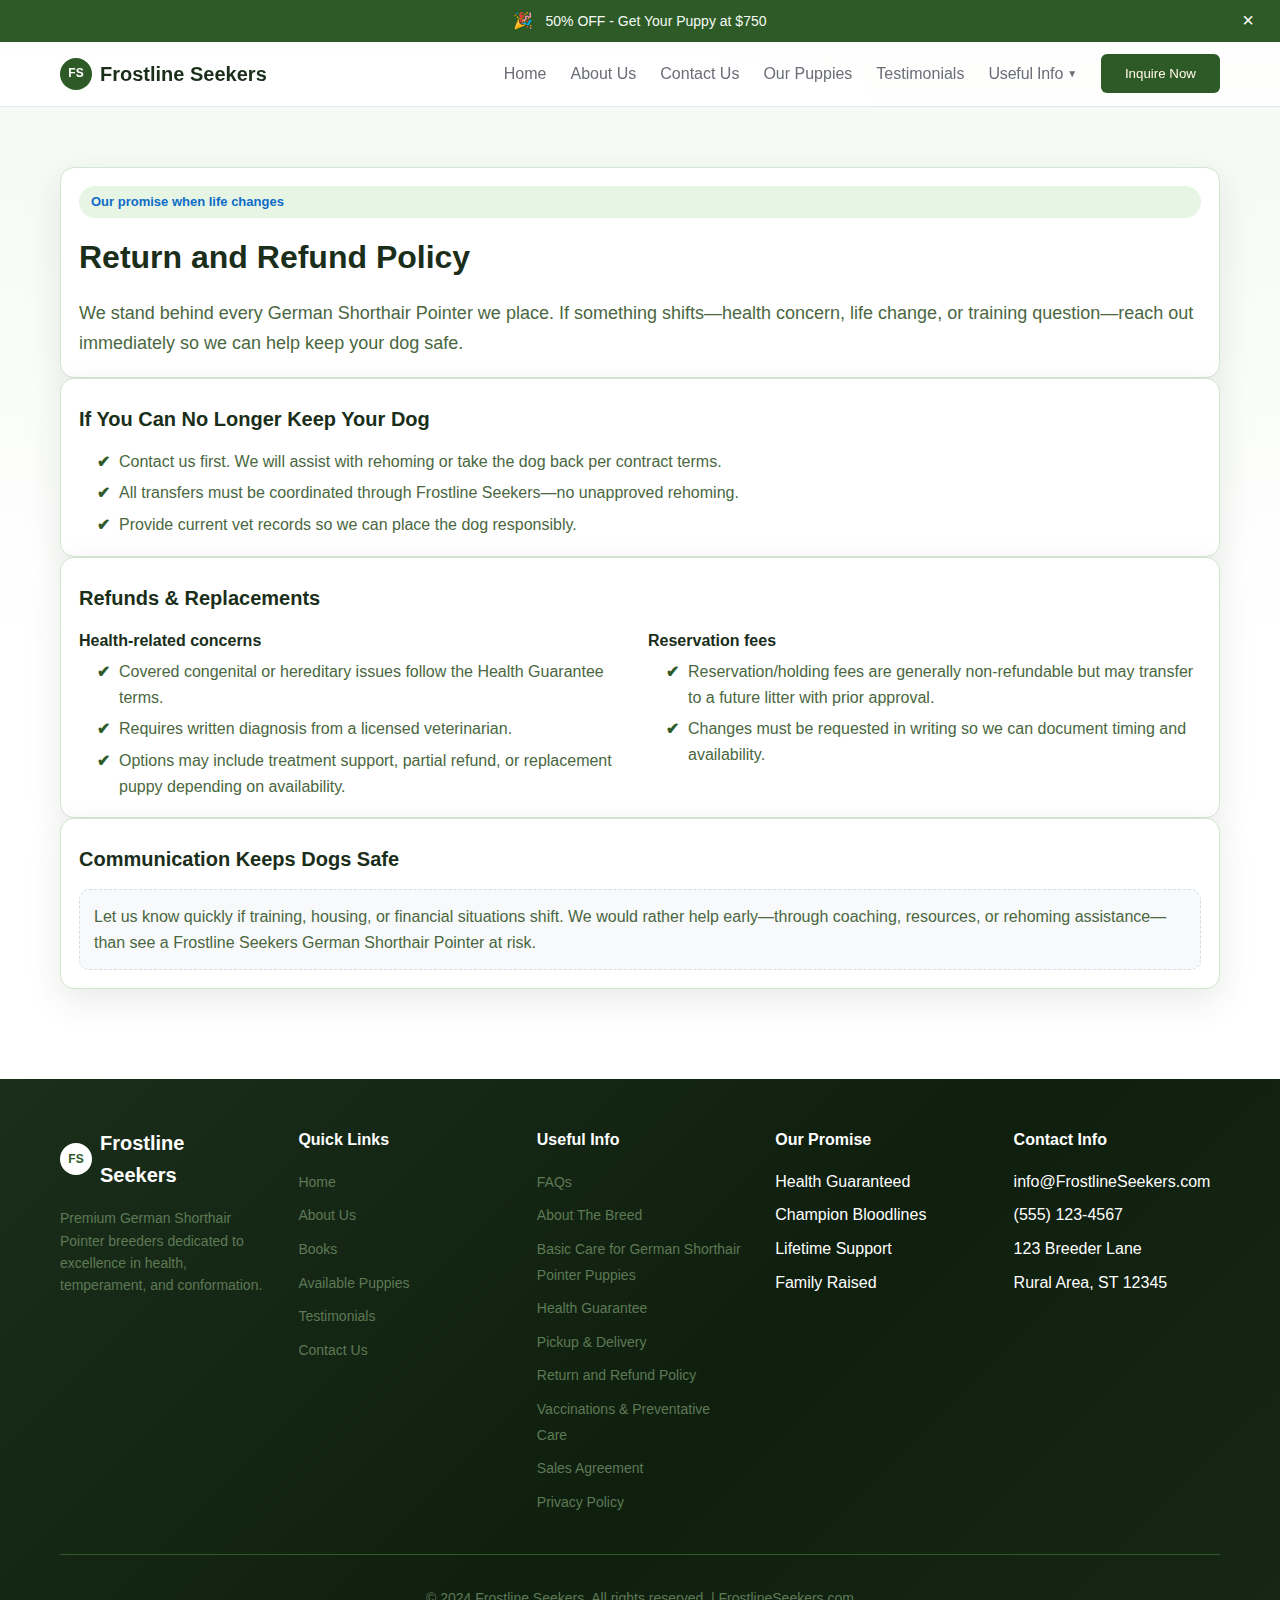
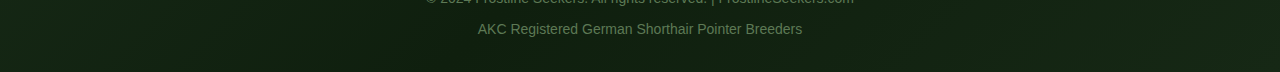
<file: return-refund.html>
<!DOCTYPE html>
<html lang="en">
<head>
    <meta charset="UTF-8">
    <meta name="viewport" content="width=device-width, initial-scale=1.0">
    <title>Return and Refund Policy | Frostline Seekers</title>
    <meta name="description" content="Return and refund policy for Frostline Seekers German Shorthair Pointer puppies, including rehoming support and replacements for covered health issues.">
    <link rel="stylesheet" href="style.css">
</head>
<body>
            <!-- Top Bar with Discount -->
    <div class="top-bar">
        <div class="container">
            <div class="top-bar-content">
                <span class="discount-icon">🎉</span>
                <span class="discount-text">50% OFF - Get Your Puppy at $750</span>
                <button class="discount-close">×</button>
            </div>
        </div>
    </div>

    <!-- Navigation -->
    <nav class="navbar">
        <div class="nav-container">
            <div class="nav-brand">
                <div class="logo">FS</div>
                <span class="brand-name">Frostline Seekers</span>
            </div>
            <div class="nav-menu">
                <a href="index.html#home" class="nav-link">Home</a>
                <a href="about.html" class="nav-link">About Us</a>
                <a href="contact.html" class="nav-link">Contact Us</a>
                <a href="available-puppies.html" class="nav-link">Our Puppies</a>
                <a href="reviews.html" class="nav-link">Testimonials</a>
                
                <!-- Useful Info Dropdown -->
                <div class="dropdown">
                    <button class="nav-link dropdown-btn">
                        Useful Info
                        <span class="dropdown-arrow">▼</span>
                    </button>
                    <div class="dropdown-content">
                        <a href="faqs.html">FAQs</a>
                        <a href="about-breed.html">About The Breed</a>
                        <a href="basic-care.html">Basic Care for German Shorthair Pointer Puppies</a>
                        <a href="health-guarantee.html">Health Guarantee</a>
                        <a href="pickup-delivery.html">Pickup & Delivery</a>
                        <a href="return-refund.html">Return and Refund Policy</a>
                        <a href="vaccinations.html">Vaccinations & Preventative Care</a>
                        <a href="sales-agreement.html">Sales Agreement</a>
                        <a href="privacy-policy.html">Privacy Policy</a>
                    </div>
                </div>
                <button class="cta-button" onclick="window.location.href='mailto:info@FrostlineSeekers.com?subject=Frostline Seekers Inquiry'">Inquire Now</button>
            </div>
        </div>
    </nav>

    <main class="info-page">
        <div class="container">
            <div class="info-card">
                <div class="pill-tag">Our promise when life changes</div>
                <h1>Return and Refund Policy</h1>
                <p class="info-lede">We stand behind every German Shorthair Pointer we place. If something shifts—health concern, life change, or training question—reach out immediately so we can help keep your dog safe.</p>
            </div>

            <div class="info-card">
                <h2>If You Can No Longer Keep Your Dog</h2>
                <ul class="checklist">
                    <li>Contact us first. We will assist with rehoming or take the dog back per contract terms.</li>
                    <li>All transfers must be coordinated through Frostline Seekers—no unapproved rehoming.</li>
                    <li>Provide current vet records so we can place the dog responsibly.</li>
                </ul>
            </div>

            <div class="info-card">
                <h2>Refunds & Replacements</h2>
                <div class="info-columns">
                    <div>
                        <h3>Health-related concerns</h3>
                        <ul class="checklist">
                            <li>Covered congenital or hereditary issues follow the Health Guarantee terms.</li>
                            <li>Requires written diagnosis from a licensed veterinarian.</li>
                            <li>Options may include treatment support, partial refund, or replacement puppy depending on availability.</li>
                        </ul>
                    </div>
                    <div>
                        <h3>Reservation fees</h3>
                        <ul class="checklist">
                            <li>Reservation/holding fees are generally non-refundable but may transfer to a future litter with prior approval.</li>
                            <li>Changes must be requested in writing so we can document timing and availability.</li>
                        </ul>
                    </div>
                </div>
            </div>

            <div class="info-card">
                <h2>Communication Keeps Dogs Safe</h2>
                <div class="note-box">
                    Let us know quickly if training, housing, or financial situations shift. We would rather help early—through coaching, resources, or rehoming assistance—than see a Frostline Seekers German Shorthair Pointer at risk.
                </div>
            </div>
        </div>
    </main>

            <!-- Footer -->
    <footer class="footer">
        <div class="container">
            <div class="footer-grid">
                <div class="footer-column">
                    <div class="footer-brand">
                        <div class="logo">FS</div>
                        <span class="brand-name">Frostline Seekers</span>
                    </div>
                    <p class="footer-description">
                        Premium German Shorthair Pointer breeders dedicated to excellence in health, temperament, and conformation.
                    </p>
                </div>
                
                <div class="footer-column">
                    <h4>Quick Links</h4>
                    <ul>
                        <li><a href="index.html#home">Home</a></li>
                        <li><a href="about.html">About Us</a></li>
                        <li><a href="index.html#books">Books</a></li>
                        <li><a href="available-puppies.html">Available Puppies</a></li>
                        <li><a href="reviews.html">Testimonials</a></li>
                        <li><a href="contact.html">Contact Us</a></li>
                    </ul>
                </div>
                
                <div class="footer-column">
                    <h4>Useful Info</h4>
                    <ul>
                        <li><a href="faqs.html">FAQs</a></li>
                        <li><a href="about-breed.html">About The Breed</a></li>
                        <li><a href="basic-care.html">Basic Care for German Shorthair Pointer Puppies</a></li>
                        <li><a href="health-guarantee.html">Health Guarantee</a></li>
                        <li><a href="pickup-delivery.html">Pickup & Delivery</a></li>
                        <li><a href="return-refund.html">Return and Refund Policy</a></li>
                        <li><a href="vaccinations.html">Vaccinations & Preventative Care</a></li>
                        <li><a href="sales-agreement.html">Sales Agreement</a></li>
                        <li><a href="privacy-policy.html">Privacy Policy</a></li>
                    </ul>
                </div>
                
                <div class="footer-column">
                    <h4>Our Promise</h4>
                    <ul>
                        <li>Health Guaranteed</li>
                        <li>Champion Bloodlines</li>
                        <li>Lifetime Support</li>
                        <li>Family Raised</li>
                    </ul>
                </div>
                
                <div class="footer-column">
                    <h4>Contact Info</h4>
                    <ul>
                        <li>info@FrostlineSeekers.com</li>
                        <li>(555) 123-4567</li>
                        <li>123 Breeder Lane</li>
                        <li>Rural Area, ST 12345</li>
                    </ul>
                </div>
            </div>
            
            <div class="footer-bottom">
                <p>© 2024 Frostline Seekers. All rights reserved. | FrostlineSeekers.com</p>
                <p>AKC Registered German Shorthair Pointer Breeders</p>
            </div>
        </div>
    </footer>
    <script src="script.js"></script>
</body>
</html>
</file>
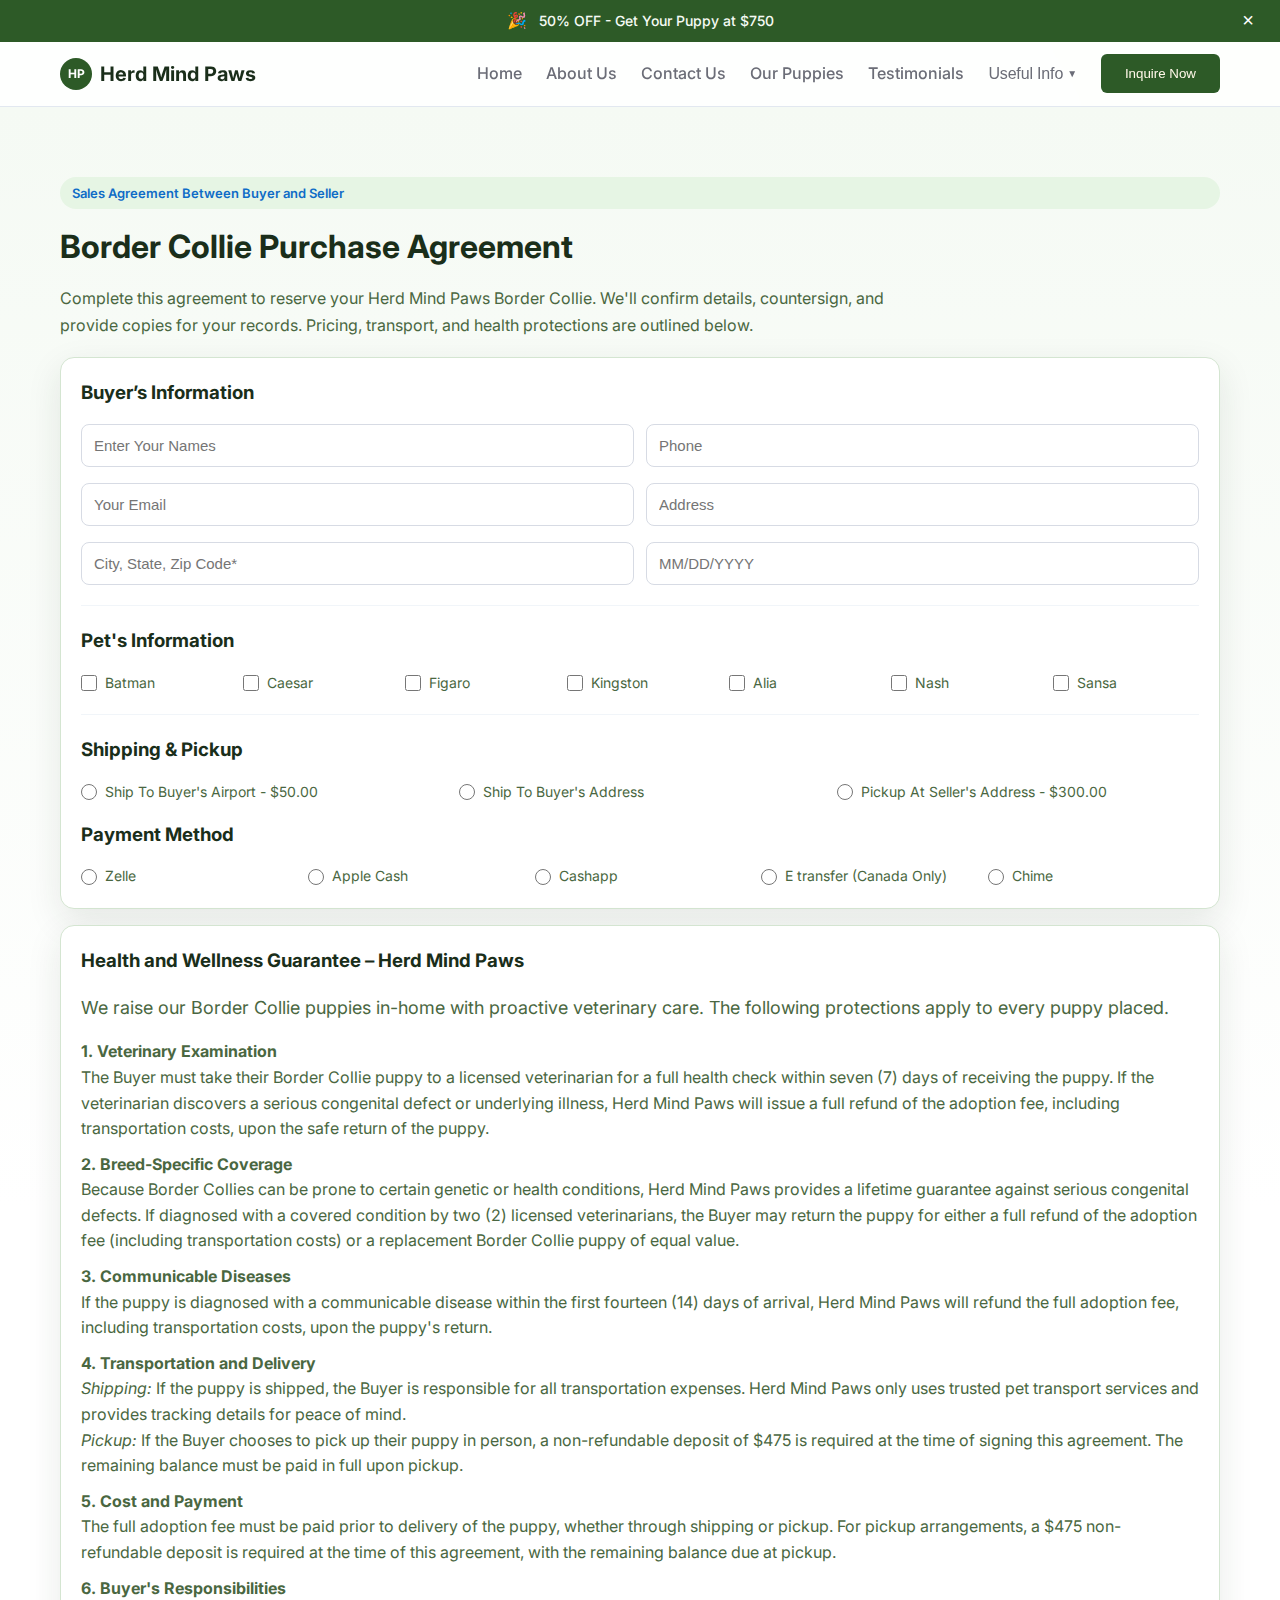
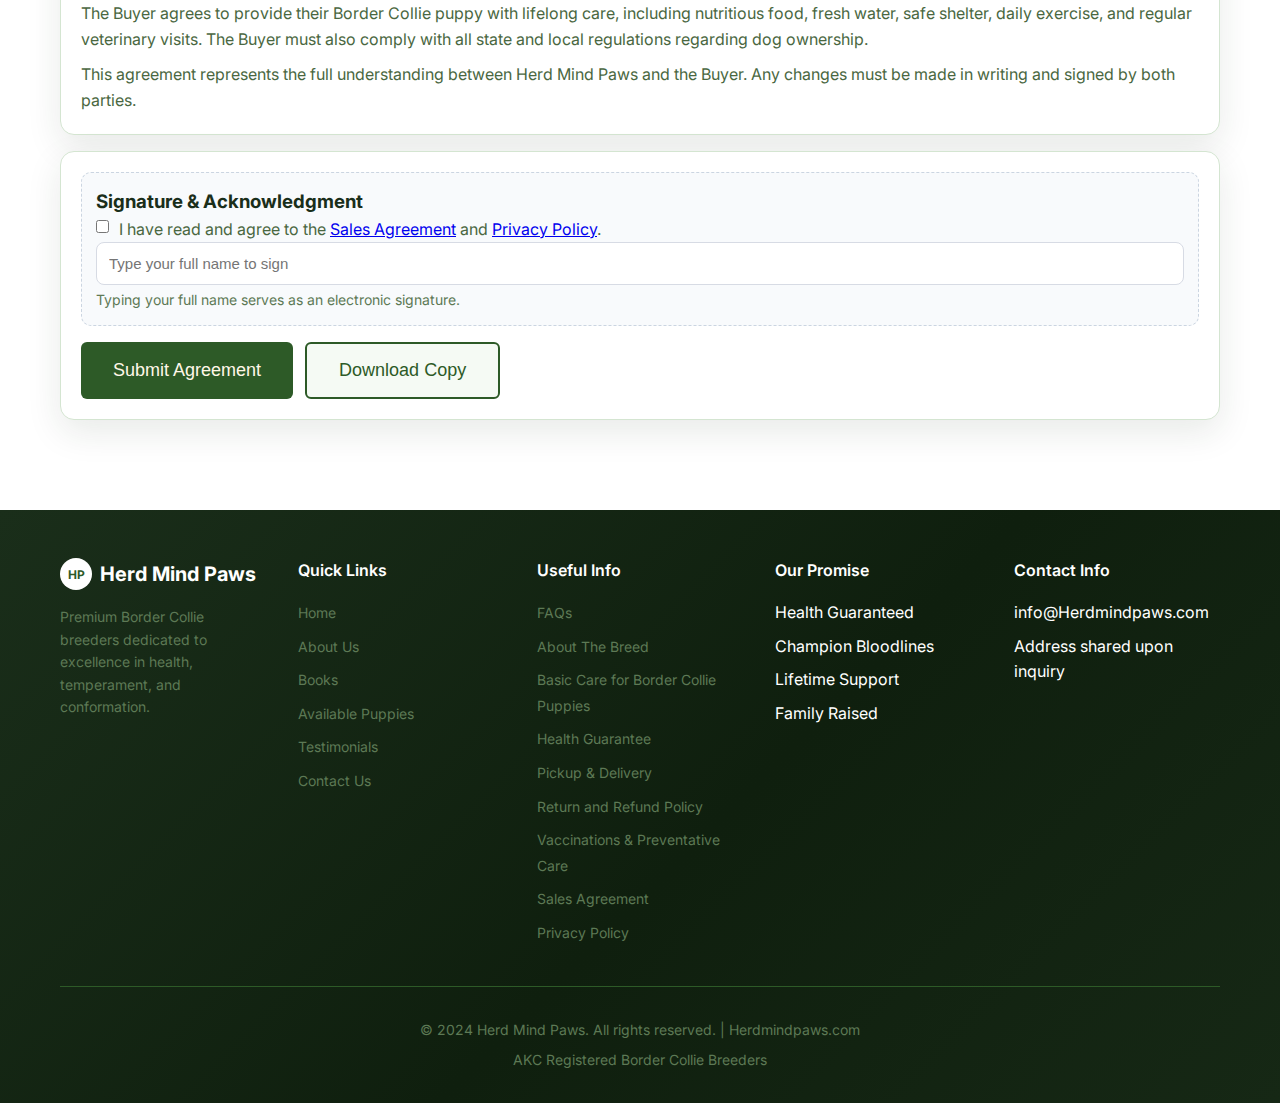
<file: sales-agreement.html>
<!DOCTYPE html>
<html lang="en">
<head>
    <meta charset="UTF-8">
    <meta name="viewport" content="width=device-width, initial-scale=1.0">
    <title>Sales Agreement | Herd Mind Paws</title>
    <meta name="description" content="Sales agreement and buyer details for Border Collie puppies from Herd Mind Paws. Complete buyer info, shipping preference, payment method, and sign digitally.">
    <link rel="stylesheet" href="style.css">
    <link rel="preconnect" href="https://fonts.googleapis.com">
    <link rel="preconnect" href="https://fonts.gstatic.com" crossorigin>
    <link href="https://fonts.googleapis.com/css2?family=Inter:wght@300;400;500;600;700;800&display=swap" rel="stylesheet">
</head>
<body>
    <!-- Top Bar with Discount -->
    <div class="top-bar">
        <div class="container">
            <div class="top-bar-content">
                <span class="discount-icon">🎉</span>
                <span class="discount-text">50% OFF - Get Your Puppy at $750</span>
                <button class="discount-close">×</button>
            </div>
        </div>
    </div>

    <!-- Navigation -->
    <nav class="navbar">
        <div class="nav-container">
            <div class="nav-brand">
                <div class="logo">HP</div>
                <span class="brand-name">Herd Mind Paws</span>
            </div>
            <button class="mobile-menu-toggle" aria-label="Toggle menu">
                <span></span>
                <span></span>
                <span></span>
            </button>
            <div class="nav-menu">
                <a href="index.html#home" class="nav-link">Home</a>
                <a href="about.html" class="nav-link">About Us</a>
                <a href="contact.html" class="nav-link">Contact Us</a>
                <a href="available-puppies.html" class="nav-link">Our Puppies</a>
                <a href="reviews.html" class="nav-link">Testimonials</a>

                <!-- Useful Info Dropdown -->
                <div class="dropdown">
                    <button class="nav-link dropdown-btn">
                        Useful Info
                        <span class="dropdown-arrow">▼</span>
                    </button>
                    <div class="dropdown-content">
                        <a href="faqs.html">FAQs</a>
                        <a href="about-breed.html">About The Breed</a>
                        <a href="basic-care.html">Basic Care for Border Collie Puppies</a>
                        <a href="health-guarantee.html">Health Guarantee</a>
                        <a href="pickup-delivery.html">Pickup & Delivery</a>
                        <a href="return-refund.html">Return and Refund Policy</a>
                        <a href="vaccinations.html">Vaccinations & Preventative Care</a>
                        <a href="sales-agreement.html">Sales Agreement</a>
                        <a href="privacy-policy.html">Privacy Policy</a>
                    </div>
                </div>
                <button class="cta-button" onclick="window.location.href='contact.html'">Inquire Now</button>
            </div>
        </div>
    </nav>

    <!-- Mobile Navigation -->
    <div class="mobile-nav-overlay"></div>
    <div class="mobile-nav">
        <div class="mobile-nav-links">
            <a href="index.html">Home</a>
            <a href="about.html">About Us</a>
            <a href="contact.html">Contact Us</a>
            <a href="available-puppies.html">Our Puppies</a>
            <a href="reviews.html">Testimonials</a>
            <button class="mobile-dropdown-btn">
                Useful Info
                <span class="mobile-dropdown-arrow">▼</span>
            </button>
            <div class="mobile-dropdown-content">
                <a href="faqs.html">FAQs</a>
                <a href="about-breed.html">About The Breed</a>
                <a href="basic-care.html">Basic Care</a>
                <a href="health-guarantee.html">Health Guarantee</a>
                <a href="pickup-delivery.html">Pickup & Delivery</a>
                <a href="return-refund.html">Return & Refund</a>
                <a href="vaccinations.html">Vaccinations</a>
                <a href="sales-agreement.html">Sales Agreement</a>
                <a href="privacy-policy.html">Privacy Policy</a>
            </div>
            <button class="cta-button" onclick="window.location.href='contact.html'">Inquire Now</button>
        </div>
    </div>

    <main class="agreement-page">
        <div class="container">
            <div class="agreement-header">
                <div class="pill-tag">Sales Agreement Between Buyer and Seller</div>
                <h1 class="agreement-title">Border Collie Purchase Agreement</h1>
                <p class="agreement-lede">
                    Complete this agreement to reserve your Herd Mind Paws Border Collie. We'll confirm details, countersign, and provide copies for your records. Pricing, transport, and health protections are outlined below.
                </p>
            </div>

            <form class="agreement-form web3form" action="https://api.web3forms.com/submit" method="POST">
                <input type="hidden" name="access_key" value="a7d987c7-2959-44f1-9b8c-dd85618ea462">
                <input type="hidden" name="formName" value="Sales Agreement">
                <input type="hidden" name="subject" value="Herd Mind Paws Sales Agreement Submission">
                <input type="hidden" name="from_name" value="Herd Mind Paws Website">
                <input type="hidden" name="redirect" value="thank-you.html">
                <div class="agreement-card">
                    <h3>Buyer’s Information</h3>
                    <div class="form-row">
                        <input class="input-control" type="text" name="buyerName" placeholder="Enter Your Names" required>
                        <input class="input-control" type="tel" name="phone" placeholder="Phone" required>
                    </div>
                    <div class="form-row">
                        <input class="input-control" type="email" name="email" placeholder="Your Email" required>
                        <input class="input-control" type="text" name="address" placeholder="Address" required>
                    </div>
                    <div class="form-row">
                        <input class="input-control" type="text" name="cityStateZip" placeholder="City, State, Zip Code*" required>
                        <input class="input-control" type="text" name="contractDate" placeholder="MM/DD/YYYY" aria-label="Sale Contract Date" required>
                    </div>

                    <div class="agreement-divider"></div>

                    <h3>Pet's Information</h3>
                    <div class="option-inline">
                        <label><input type="checkbox" name="petName" value="Batman"> Batman</label>
                        <label><input type="checkbox" name="petName" value="Caesar"> Caesar</label>
                        <label><input type="checkbox" name="petName" value="Figaro"> Figaro</label>
                        <label><input type="checkbox" name="petName" value="Kingston"> Kingston</label>
                        <label><input type="checkbox" name="petName" value="Alia"> Alia</label>
                        <label><input type="checkbox" name="petName" value="Nash"> Nash</label>
                        <label><input type="checkbox" name="petName" value="Sansa"> Sansa</label>
                    </div>

                    <div class="agreement-divider"></div>

                    <h3>Shipping & Pickup</h3>
                    <div class="option-group">
                        <div class="option-inline">
                            <label><input type="radio" name="shipping" value="airport"> Ship To Buyer's Airport - $50.00</label>
                            <label><input type="radio" name="shipping" value="address"> Ship To Buyer's Address</label>
                            <label><input type="radio" name="shipping" value="pickup"> Pickup At Seller's Address - $300.00</label>
                        </div>
                    </div>

                    <h3>Payment Method</h3>
                    <div class="option-group">
                        <div class="option-inline">
                            <label><input type="radio" name="payment" value="zelle"> Zelle</label>
                            <label><input type="radio" name="payment" value="apple-cash"> Apple Cash</label>
                            <label><input type="radio" name="payment" value="cashapp"> Cashapp</label>
                            <label><input type="radio" name="payment" value="etransfer"> E transfer (Canada Only)</label>
                            <label><input type="radio" name="payment" value="chime"> Chime</label>
                        </div>
                    </div>

                </div>

                <div class="agreement-card">
                    <h3>Health and Wellness Guarantee – Herd Mind Paws</h3>
                    <p class="info-lede">We raise our Border Collie puppies in-home with proactive veterinary care. The following protections apply to every puppy placed.</p>
                    <div class="legal-list">
                        <p><strong>1. Veterinary Examination</strong><br>The Buyer must take their Border Collie puppy to a licensed veterinarian for a full health check within seven (7) days of receiving the puppy. If the veterinarian discovers a serious congenital defect or underlying illness, Herd Mind Paws will issue a full refund of the adoption fee, including transportation costs, upon the safe return of the puppy.</p>
                        <p><strong>2. Breed-Specific Coverage</strong><br>Because Border Collies can be prone to certain genetic or health conditions, Herd Mind Paws provides a lifetime guarantee against serious congenital defects. If diagnosed with a covered condition by two (2) licensed veterinarians, the Buyer may return the puppy for either a full refund of the adoption fee (including transportation costs) or a replacement Border Collie puppy of equal value.</p>
                        <p><strong>3. Communicable Diseases</strong><br>If the puppy is diagnosed with a communicable disease within the first fourteen (14) days of arrival, Herd Mind Paws will refund the full adoption fee, including transportation costs, upon the puppy's return.</p>
                        <p><strong>4. Transportation and Delivery</strong><br><em>Shipping:</em> If the puppy is shipped, the Buyer is responsible for all transportation expenses. Herd Mind Paws only uses trusted pet transport services and provides tracking details for peace of mind.<br><em>Pickup:</em> If the Buyer chooses to pick up their puppy in person, a non-refundable deposit of $475 is required at the time of signing this agreement. The remaining balance must be paid in full upon pickup.</p>
                        <p><strong>5. Cost and Payment</strong><br>The full adoption fee must be paid prior to delivery of the puppy, whether through shipping or pickup. For pickup arrangements, a $475 non-refundable deposit is required at the time of this agreement, with the remaining balance due at pickup.</p>
                        <p><strong>6. Buyer's Responsibilities</strong><br>The Buyer agrees to provide their Border Collie puppy with lifelong care, including nutritious food, fresh water, safe shelter, daily exercise, and regular veterinary visits. The Buyer must also comply with all state and local regulations regarding dog ownership.</p>
                        <p>This agreement represents the full understanding between Herd Mind Paws and the Buyer. Any changes must be made in writing and signed by both parties.</p>
                    </div>
                </div>

                <div class="agreement-card">
                    <div class="signature-box">
                        <h3>Signature & Acknowledgment</h3>
                        <label class="agreement-terms">
                            <input type="checkbox" name="agree" required>
                            <span>I have read and agree to the <a href="sales-agreement.html">Sales Agreement</a> and <a href="privacy-policy.html">Privacy Policy</a>.</span>
                        </label>
                        <input class="signature-line" type="text" name="signature" placeholder="Type your full name to sign" required>
                        <p class="form-helper">Typing your full name serves as an electronic signature.</p>
                    </div>
                    <div class="agreement-actions">
                        <button type="submit" class="btn-primary">Submit Agreement</button>
                        <button type="button" class="btn-secondary">Download Copy</button>
                    </div>
                    <div class="form-status" aria-live="polite"></div>
                </div>
            </form>
        </div>
    </main>

    <!-- Footer -->
    <footer class="footer">
        <div class="container">
            <div class="footer-grid">
                <div class="footer-column">
                    <div class="footer-brand">
                        <div class="logo">HP</div>
                        <span class="brand-name">Herd Mind Paws</span>
                    </div>
                    <p class="footer-description">
                        Premium Border Collie breeders dedicated to excellence in health, temperament, and conformation.
                    </p>
                </div>
                
                <div class="footer-column">
                    <h4>Quick Links</h4>
                    <ul>
                        <li><a href="index.html#home">Home</a></li>
                        <li><a href="about.html">About Us</a></li>
                        <li><a href="index.html#books">Books</a></li>
                        <li><a href="available-puppies.html">Available Puppies</a></li>
                        <li><a href="reviews.html">Testimonials</a></li>
                        <li><a href="contact.html">Contact Us</a></li>
                    </ul>
                </div>
                
                <div class="footer-column">
                    <h4>Useful Info</h4>
                    <ul>
                        <li><a href="faqs.html">FAQs</a></li>
                        <li><a href="about-breed.html">About The Breed</a></li>
                        <li><a href="basic-care.html">Basic Care for Border Collie Puppies</a></li>
                        <li><a href="health-guarantee.html">Health Guarantee</a></li>
                        <li><a href="pickup-delivery.html">Pickup & Delivery</a></li>
                        <li><a href="return-refund.html">Return and Refund Policy</a></li>
                        <li><a href="vaccinations.html">Vaccinations & Preventative Care</a></li>
                        <li><a href="sales-agreement.html">Sales Agreement</a></li>
                        <li><a href="privacy-policy.html">Privacy Policy</a></li>
                    </ul>
                </div>
                
                <div class="footer-column">
                    <h4>Our Promise</h4>
                    <ul>
                        <li>Health Guaranteed</li>
                        <li>Champion Bloodlines</li>
                        <li>Lifetime Support</li>
                        <li>Family Raised</li>
                    </ul>
                </div>
                
                <div class="footer-column">
                    <h4>Contact Info</h4>
                    <ul>
                        <li>info@Herdmindpaws.com</li>
                        <li>Address shared upon inquiry</li>
                    </ul>
                </div>
            </div>
            
            <div class="footer-bottom">
                <p>© 2024 Herd Mind Paws. All rights reserved. | Herdmindpaws.com</p>
                <p>AKC Registered Border Collie Breeders</p>
            </div>
        </div>
    </footer>

    <script src="script.js"></script>
</body>
</html>
</file>
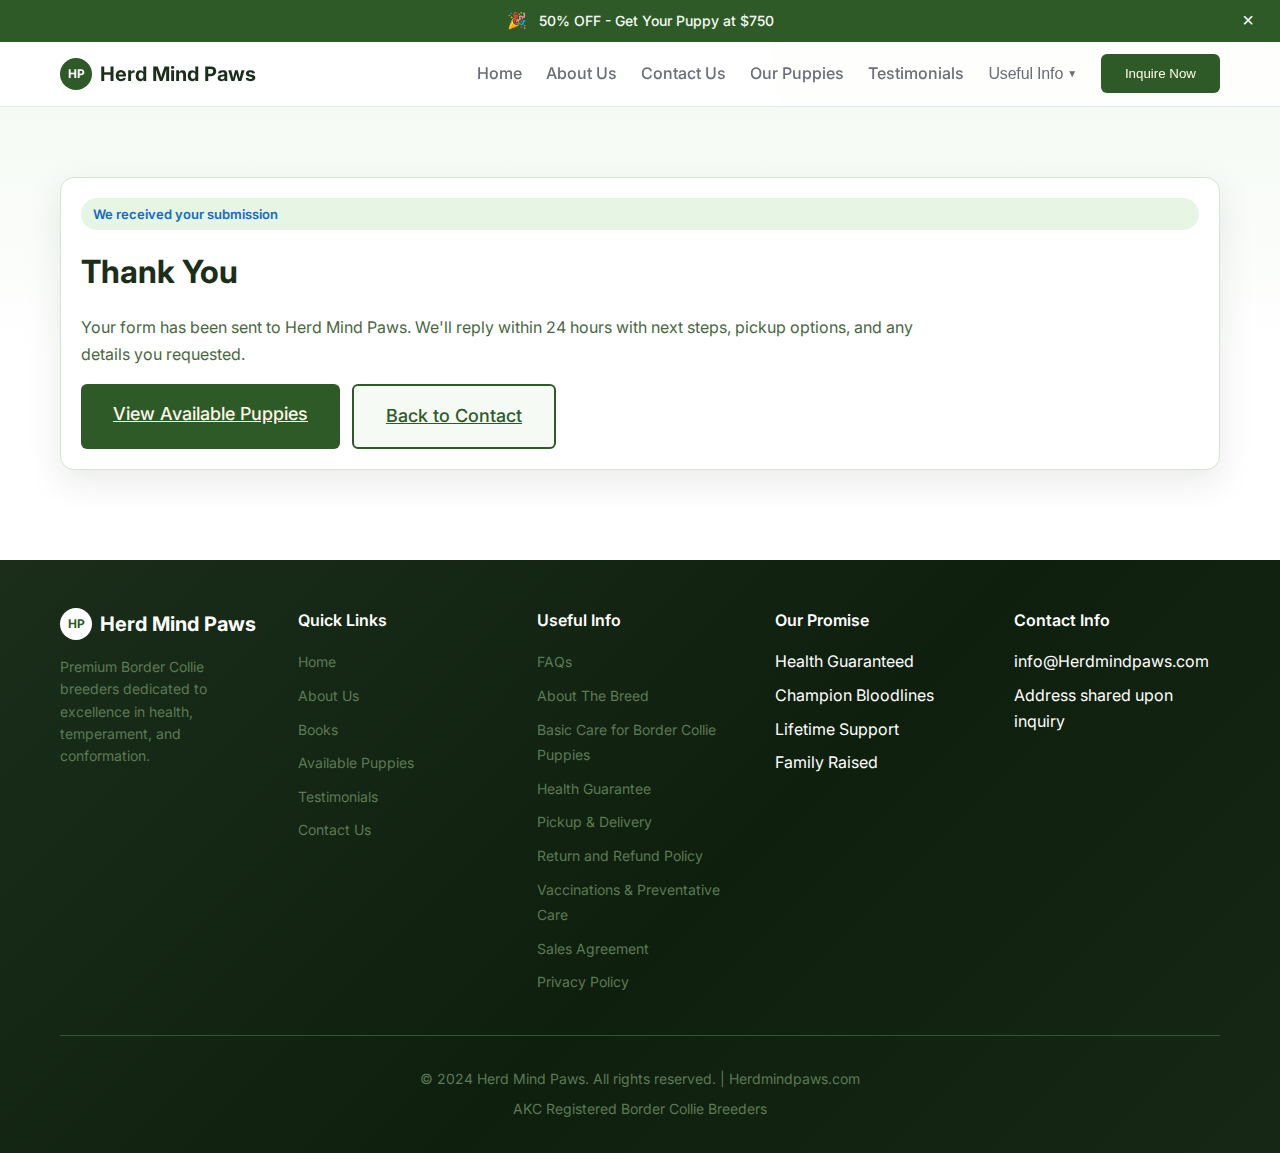
<file: thank-you.html>
<!DOCTYPE html>
<html lang="en">
<head>
    <meta charset="UTF-8">
    <meta name="viewport" content="width=device-width, initial-scale=1.0">
    <title>Thank You | Herd Mind Paws</title>
    <meta name="description" content="Thank you for contacting Herd Mind Paws. We will be in touch shortly about your Border Collie inquiry.">
    <link rel="stylesheet" href="style.css">
    <link rel="preconnect" href="https://fonts.googleapis.com">
    <link rel="preconnect" href="https://fonts.gstatic.com" crossorigin>
    <link href="https://fonts.googleapis.com/css2?family=Inter:wght@300;400;500;600;700;800&display=swap" rel="stylesheet">
</head>
<body>
    <!-- Top Bar with Discount -->
    <div class="top-bar">
        <div class="container">
            <div class="top-bar-content">
                <span class="discount-icon">🎉</span>
                <span class="discount-text">50% OFF - Get Your Puppy at $750</span>
                <button class="discount-close">×</button>
            </div>
        </div>
    </div>

    <!-- Navigation -->
    <nav class="navbar">
        <div class="nav-container">
            <div class="nav-brand">
                <div class="logo">HP</div>
                <span class="brand-name">Herd Mind Paws</span>
            </div>
            <button class="mobile-menu-toggle" aria-label="Toggle menu">
                <span></span>
                <span></span>
                <span></span>
            </button>
            <div class="nav-menu">
                <a href="index.html#home" class="nav-link">Home</a>
                <a href="about.html" class="nav-link">About Us</a>
                <a href="contact.html" class="nav-link">Contact Us</a>
                <a href="available-puppies.html" class="nav-link">Our Puppies</a>
                <a href="reviews.html" class="nav-link">Testimonials</a>

                <!-- Useful Info Dropdown -->
                <div class="dropdown">
                    <button class="nav-link dropdown-btn">
                        Useful Info
                        <span class="dropdown-arrow">▼</span>
                    </button>
                    <div class="dropdown-content">
                        <a href="faqs.html">FAQs</a>
                        <a href="about-breed.html">About The Breed</a>
                        <a href="basic-care.html">Basic Care for Border Collie Puppies</a>
                        <a href="health-guarantee.html">Health Guarantee</a>
                        <a href="pickup-delivery.html">Pickup & Delivery</a>
                        <a href="return-refund.html">Return and Refund Policy</a>
                        <a href="vaccinations.html">Vaccinations & Preventative Care</a>
                        <a href="sales-agreement.html">Sales Agreement</a>
                        <a href="privacy-policy.html">Privacy Policy</a>
                    </div>
                </div>
                <button class="cta-button" onclick="window.location.href='contact.html'">Inquire Now</button>
            </div>
        </div>
    </nav>

    <!-- Mobile Navigation -->
    <div class="mobile-nav-overlay"></div>
    <div class="mobile-nav">
        <div class="mobile-nav-links">
            <a href="index.html">Home</a>
            <a href="about.html">About Us</a>
            <a href="contact.html">Contact Us</a>
            <a href="available-puppies.html">Our Puppies</a>
            <a href="reviews.html">Testimonials</a>
            <button class="mobile-dropdown-btn">
                Useful Info
                <span class="mobile-dropdown-arrow">▼</span>
            </button>
            <div class="mobile-dropdown-content">
                <a href="faqs.html">FAQs</a>
                <a href="about-breed.html">About The Breed</a>
                <a href="basic-care.html">Basic Care</a>
                <a href="health-guarantee.html">Health Guarantee</a>
                <a href="pickup-delivery.html">Pickup & Delivery</a>
                <a href="return-refund.html">Return & Refund</a>
                <a href="vaccinations.html">Vaccinations</a>
                <a href="sales-agreement.html">Sales Agreement</a>
                <a href="privacy-policy.html">Privacy Policy</a>
            </div>
            <button class="cta-button" onclick="window.location.href='contact.html'">Inquire Now</button>
        </div>
    </div>

    <main class="agreement-page">
        <div class="container">
            <div class="agreement-card">
                <div class="pill-tag">We received your submission</div>
                <h1 class="agreement-title">Thank You</h1>
                <p class="agreement-lede">Your form has been sent to Herd Mind Paws. We'll reply within 24 hours with next steps, pickup options, and any details you requested.</p>
                <div class="agreement-actions">
                    <a class="btn-primary" href="available-puppies.html">View Available Puppies</a>
                    <a class="btn-secondary" href="contact.html">Back to Contact</a>
                </div>
            </div>
        </div>
    </main>

    <!-- Footer -->
    <footer class="footer">
        <div class="container">
            <div class="footer-grid">
                <div class="footer-column">
                    <div class="footer-brand">
                        <div class="logo">HP</div>
                        <span class="brand-name">Herd Mind Paws</span>
                    </div>
                    <p class="footer-description">
                        Premium Border Collie breeders dedicated to excellence in health, temperament, and conformation.
                    </p>
                </div>
                
                <div class="footer-column">
                    <h4>Quick Links</h4>
                    <ul>
                        <li><a href="index.html#home">Home</a></li>
                        <li><a href="about.html">About Us</a></li>
                        <li><a href="index.html#books">Books</a></li>
                        <li><a href="available-puppies.html">Available Puppies</a></li>
                        <li><a href="reviews.html">Testimonials</a></li>
                        <li><a href="contact.html">Contact Us</a></li>
                    </ul>
                </div>
                
                <div class="footer-column">
                    <h4>Useful Info</h4>
                    <ul>
                        <li><a href="faqs.html">FAQs</a></li>
                        <li><a href="about-breed.html">About The Breed</a></li>
                        <li><a href="basic-care.html">Basic Care for Border Collie Puppies</a></li>
                        <li><a href="health-guarantee.html">Health Guarantee</a></li>
                        <li><a href="pickup-delivery.html">Pickup & Delivery</a></li>
                        <li><a href="return-refund.html">Return and Refund Policy</a></li>
                        <li><a href="vaccinations.html">Vaccinations & Preventative Care</a></li>
                        <li><a href="sales-agreement.html">Sales Agreement</a></li>
                        <li><a href="privacy-policy.html">Privacy Policy</a></li>
                    </ul>
                </div>
                
                <div class="footer-column">
                    <h4>Our Promise</h4>
                    <ul>
                        <li>Health Guaranteed</li>
                        <li>Champion Bloodlines</li>
                        <li>Lifetime Support</li>
                        <li>Family Raised</li>
                    </ul>
                </div>
                
                <div class="footer-column">
                    <h4>Contact Info</h4>
                    <ul>
                        <li>info@Herdmindpaws.com</li>
                        <li>Address shared upon inquiry</li>
                    </ul>
                </div>
            </div>
            
            <div class="footer-bottom">
                <p>© 2024 Herd Mind Paws. All rights reserved. | Herdmindpaws.com</p>
                <p>AKC Registered Border Collie Breeders</p>
            </div>
        </div>
    </footer>

    <script src="script.js"></script>
</body>
</html>
</file>
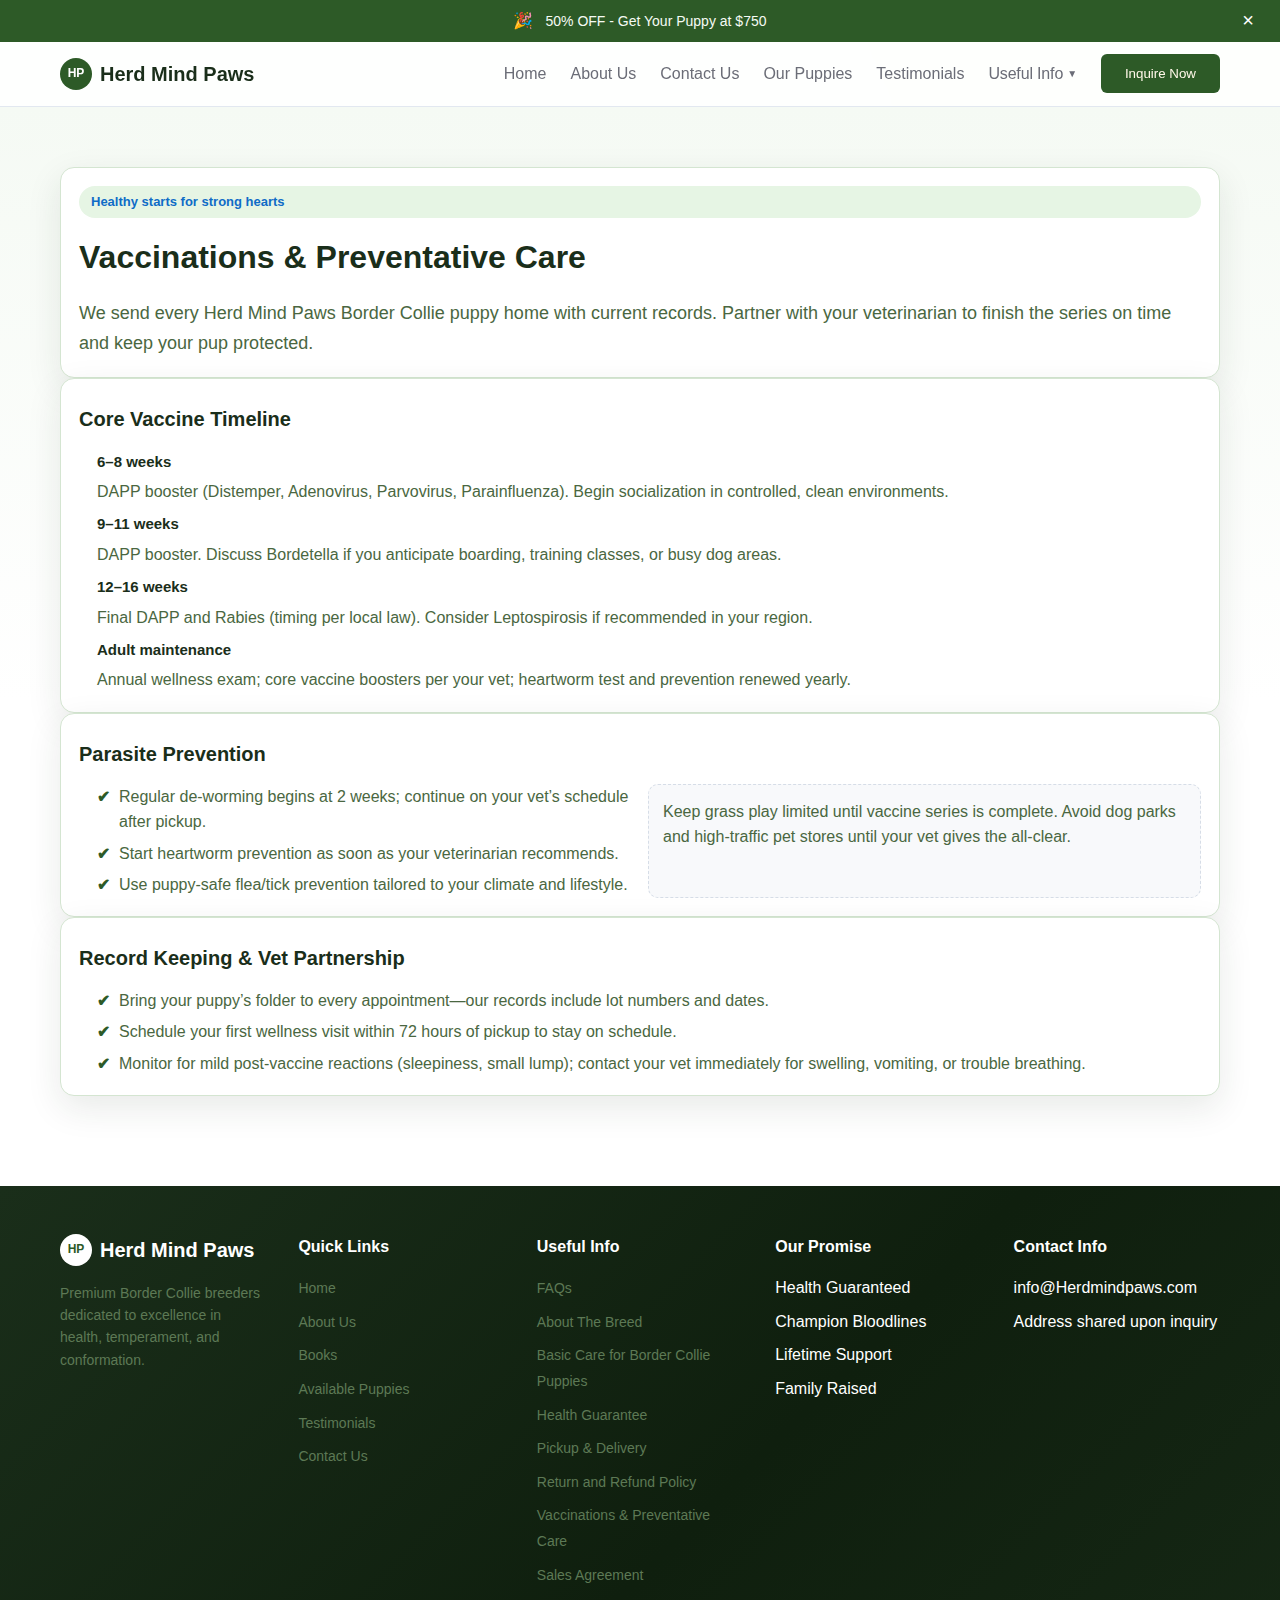
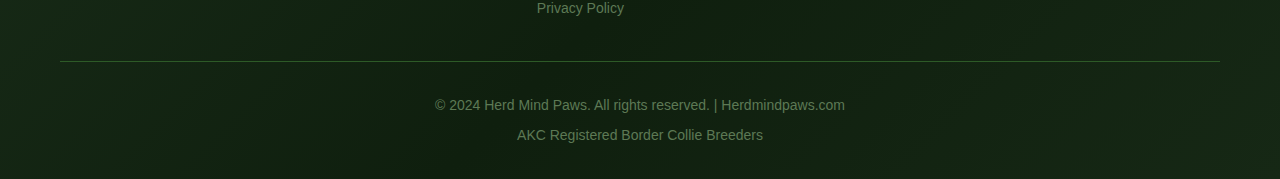
<file: vaccinations.html>
<!DOCTYPE html>
<html lang="en">
<head>
    <meta charset="UTF-8">
    <meta name="viewport" content="width=device-width, initial-scale=1.0">
    <title>Vaccinations & Preventative Care for Your Border Collie Puppy | Herd Mind Paws</title>
    <meta name="description" content="Vaccination timing, parasite prevention, and vet partnership tips for Herd Mind Paws Border Collie puppies.">
    <link rel="stylesheet" href="style.css">
</head>
<body>
            <!-- Top Bar with Discount -->
    <div class="top-bar">
        <div class="container">
            <div class="top-bar-content">
                <span class="discount-icon">🎉</span>
                <span class="discount-text">50% OFF - Get Your Puppy at $750</span>
                <button class="discount-close">×</button>
            </div>
        </div>
    </div>

    <!-- Navigation -->
    <nav class="navbar">
        <div class="nav-container">
            <div class="nav-brand">
                <div class="logo">HP</div>
                <span class="brand-name">Herd Mind Paws</span>
            </div>
            <button class="mobile-menu-toggle" aria-label="Toggle menu">
                <span></span>
                <span></span>
                <span></span>
            </button>
            <div class="nav-menu">
                <a href="index.html#home" class="nav-link">Home</a>
                <a href="about.html" class="nav-link">About Us</a>
                <a href="contact.html" class="nav-link">Contact Us</a>
                <a href="available-puppies.html" class="nav-link">Our Puppies</a>
                <a href="reviews.html" class="nav-link">Testimonials</a>

                <!-- Useful Info Dropdown -->
                <div class="dropdown">
                    <button class="nav-link dropdown-btn">
                        Useful Info
                        <span class="dropdown-arrow">▼</span>
                    </button>
                    <div class="dropdown-content">
                        <a href="faqs.html">FAQs</a>
                        <a href="about-breed.html">About The Breed</a>
                        <a href="basic-care.html">Basic Care for Border Collie Puppies</a>
                        <a href="health-guarantee.html">Health Guarantee</a>
                        <a href="pickup-delivery.html">Pickup & Delivery</a>
                        <a href="return-refund.html">Return and Refund Policy</a>
                        <a href="vaccinations.html">Vaccinations & Preventative Care</a>
                        <a href="sales-agreement.html">Sales Agreement</a>
                        <a href="privacy-policy.html">Privacy Policy</a>
                    </div>
                </div>
                <button class="cta-button" onclick="window.location.href='mailto:info@Herdmindpaws.com?subject=Herd Mind Paws Inquiry'">Inquire Now</button>
            </div>
        </div>
    </nav>

    <!-- Mobile Navigation -->
    <div class="mobile-nav-overlay"></div>
    <div class="mobile-nav">
        <div class="mobile-nav-links">
            <a href="index.html">Home</a>
            <a href="about.html">About Us</a>
            <a href="contact.html">Contact Us</a>
            <a href="available-puppies.html">Our Puppies</a>
            <a href="reviews.html">Testimonials</a>
            <button class="mobile-dropdown-btn">
                Useful Info
                <span class="mobile-dropdown-arrow">▼</span>
            </button>
            <div class="mobile-dropdown-content">
                <a href="faqs.html">FAQs</a>
                <a href="about-breed.html">About The Breed</a>
                <a href="basic-care.html">Basic Care</a>
                <a href="health-guarantee.html">Health Guarantee</a>
                <a href="pickup-delivery.html">Pickup & Delivery</a>
                <a href="return-refund.html">Return & Refund</a>
                <a href="vaccinations.html">Vaccinations</a>
                <a href="sales-agreement.html">Sales Agreement</a>
                <a href="privacy-policy.html">Privacy Policy</a>
            </div>
            <button class="cta-button" onclick="window.location.href='mailto:info@Herdmindpaws.com?subject=Herd Mind Paws Inquiry'">Inquire Now</button>
        </div>
    </div>

    <main class="info-page">
        <div class="container">
            <div class="info-card">
                <div class="pill-tag">Healthy starts for strong hearts</div>
                <h1>Vaccinations & Preventative Care</h1>
                <p class="info-lede">We send every Herd Mind Paws Border Collie puppy home with current records. Partner with your veterinarian to finish the series on time and keep your pup protected.</p>
            </div>

            <div class="info-card">
                <h2>Core Vaccine Timeline</h2>
                <ul class="step-list">
                    <li>
                        <span class="step-title">6–8 weeks</span>
                        <span>DAPP booster (Distemper, Adenovirus, Parvovirus, Parainfluenza). Begin socialization in controlled, clean environments.</span>
                    </li>
                    <li>
                        <span class="step-title">9–11 weeks</span>
                        <span>DAPP booster. Discuss Bordetella if you anticipate boarding, training classes, or busy dog areas.</span>
                    </li>
                    <li>
                        <span class="step-title">12–16 weeks</span>
                        <span>Final DAPP and Rabies (timing per local law). Consider Leptospirosis if recommended in your region.</span>
                    </li>
                    <li>
                        <span class="step-title">Adult maintenance</span>
                        <span>Annual wellness exam; core vaccine boosters per your vet; heartworm test and prevention renewed yearly.</span>
                    </li>
                </ul>
            </div>

            <div class="info-card">
                <h2>Parasite Prevention</h2>
                <div class="info-columns">
                    <div>
                        <ul class="checklist">
                            <li>Regular de-worming begins at 2 weeks; continue on your vet’s schedule after pickup.</li>
                            <li>Start heartworm prevention as soon as your veterinarian recommends.</li>
                            <li>Use puppy-safe flea/tick prevention tailored to your climate and lifestyle.</li>
                        </ul>
                    </div>
                    <div class="note-box">
                        Keep grass play limited until vaccine series is complete. Avoid dog parks and high-traffic pet stores until your vet gives the all-clear.
                    </div>
                </div>
            </div>

            <div class="info-card">
                <h2>Record Keeping & Vet Partnership</h2>
                <ul class="checklist">
                    <li>Bring your puppy’s folder to every appointment—our records include lot numbers and dates.</li>
                    <li>Schedule your first wellness visit within 72 hours of pickup to stay on schedule.</li>
                    <li>Monitor for mild post-vaccine reactions (sleepiness, small lump); contact your vet immediately for swelling, vomiting, or trouble breathing.</li>
                </ul>
            </div>
        </div>
    </main>

            <!-- Footer -->
    <footer class="footer">
        <div class="container">
            <div class="footer-grid">
                <div class="footer-column">
                    <div class="footer-brand">
                        <div class="logo">HP</div>
                        <span class="brand-name">Herd Mind Paws</span>
                    </div>
                    <p class="footer-description">
                        Premium Border Collie breeders dedicated to excellence in health, temperament, and conformation.
                    </p>
                </div>
                
                <div class="footer-column">
                    <h4>Quick Links</h4>
                    <ul>
                        <li><a href="index.html#home">Home</a></li>
                        <li><a href="about.html">About Us</a></li>
                        <li><a href="index.html#books">Books</a></li>
                        <li><a href="available-puppies.html">Available Puppies</a></li>
                        <li><a href="reviews.html">Testimonials</a></li>
                        <li><a href="contact.html">Contact Us</a></li>
                    </ul>
                </div>
                
                <div class="footer-column">
                    <h4>Useful Info</h4>
                    <ul>
                        <li><a href="faqs.html">FAQs</a></li>
                        <li><a href="about-breed.html">About The Breed</a></li>
                        <li><a href="basic-care.html">Basic Care for Border Collie Puppies</a></li>
                        <li><a href="health-guarantee.html">Health Guarantee</a></li>
                        <li><a href="pickup-delivery.html">Pickup & Delivery</a></li>
                        <li><a href="return-refund.html">Return and Refund Policy</a></li>
                        <li><a href="vaccinations.html">Vaccinations & Preventative Care</a></li>
                        <li><a href="sales-agreement.html">Sales Agreement</a></li>
                        <li><a href="privacy-policy.html">Privacy Policy</a></li>
                    </ul>
                </div>
                
                <div class="footer-column">
                    <h4>Our Promise</h4>
                    <ul>
                        <li>Health Guaranteed</li>
                        <li>Champion Bloodlines</li>
                        <li>Lifetime Support</li>
                        <li>Family Raised</li>
                    </ul>
                </div>
                
                <div class="footer-column">
                    <h4>Contact Info</h4>
                    <ul>
                        <li>info@Herdmindpaws.com</li>
                        <li>Address shared upon inquiry</li>
                    </ul>
                </div>
            </div>
            
            <div class="footer-bottom">
                <p>© 2024 Herd Mind Paws. All rights reserved. | Herdmindpaws.com</p>
                <p>AKC Registered Border Collie Breeders</p>
            </div>
        </div>
    </footer>
    <script src="script.js"></script>
</body>
</html>
</file>
<file: style.css>
/* Reset and Base Styles */
* {
    margin: 0;
    padding: 0;
    box-sizing: border-box;
}

:root {
    /* Forest Green Theme - Natural, earthy forest tones */
    --primary: #2D5A27;           /* Forest green */
    --primary-dark: #1E3E1A;      /* Dark forest */
    --accent: #7CB342;            /* Light leaf green */
    --ink: #1A2E1A;               /* Deep forest text */
    --muted: #4A6741;             /* Muted sage */
    /* Theme tokens for easy retheming */
    --cream: #F5FAF4;             /* Light mint cream */
    --soft-cream: #EEF7ED;        /* Soft green foam */
    --card: #ffffff;
    --surface: #ffffff;
    --surface-soft: #F5FAF4;
    --surface-tint: #E8F5E6;      /* Light forest tint */
    --surface-muted: #EEF7ED;
    --border: #D4E5D1;            /* Light sage border */
    --border-strong: #2D5A27;     /* Forest green border */
    --text-subtle: #5D7955;       /* Muted forest */
    --text-highlight: #F5FAF4;
    --accent-soft: #D4E5D1;       /* Soft sage */
    --accent-rose: #E8F5E6;
    --gradient-rose: #E8F5E6;
    --gradient-gold: #DEF0DB;     /* Light green gradient */
    --gradient-warm-start: #F5FAF4;
    --gradient-warm-mid: #E8F5E6;
    --bg-warm: #F5FAF4;
    --table-header: #E8F5E6;
    --table-total: #F5FAF4;
    --shadow: 0 12px 35px rgba(26, 46, 26, 0.1);
}

body {
    font-family: 'Inter', -apple-system, BlinkMacSystemFont, 'Segoe UI', Roboto, sans-serif;
    line-height: 1.6;
    color: var(--ink);
    background: radial-gradient(circle at 20% 20%, var(--gradient-rose) 0, var(--gradient-rose) 20%, transparent 40%),
                radial-gradient(circle at 80% 10%, var(--gradient-gold) 0, var(--gradient-gold) 18%, transparent 40%),
                linear-gradient(to bottom, var(--cream), #ffffff);
}

.container {
    max-width: 1200px;
    margin: 0 auto;
    padding: 0 20px;
}

.container-wide {
    max-width: 1500px;
    margin: 0 auto;
    padding: 0 24px;
}

/* Top Bar with Discount */
.top-bar {
    background: var(--primary);
    color: white;
    padding: 8px 0;
    text-align: center;
    position: relative;
}

.top-bar-content {
    display: flex;
    align-items: center;
    justify-content: center;
    gap: 12px;
    font-size: 14px;
    font-weight: 500;
}

.discount-icon {
    font-size: 16px;
}

.discount-text {
    color: var(--text-highlight);
}

.discount-close {
    position: absolute;
    right: 20px;
    background: none;
    border: none;
    color: white;
    font-size: 20px;
    cursor: pointer;
    padding: 0;
    width: 24px;
    height: 24px;
    display: flex;
    align-items: center;
    justify-content: center;
    border-radius: 50%;
    transition: background-color 0.3s ease;
}

.discount-close:hover {
    background: rgba(255, 255, 255, 0.1);
}

/* Navigation */
.navbar {
    position: sticky;
    top: 0;
    z-index: 1000;
    background: rgba(255, 255, 255, 0.95);
    backdrop-filter: blur(10px);
    border-bottom: 1px solid #e2e8f0;
}

.nav-container {
    max-width: 1200px;
    margin: 0 auto;
    padding: 0 20px;
    display: flex;
    justify-content: space-between;
    align-items: center;
    height: 64px;
}

.nav-brand {
    display: flex;
    align-items: center;
    gap: 8px;
}

.logo {
    width: 32px;
    height: 32px;
    background: var(--primary);
    border-radius: 50%;
    display: flex;
    align-items: center;
    justify-content: center;
    color: white;
    font-weight: bold;
    font-size: 12px;
}

.brand-name {
    font-weight: bold;
    font-size: 20px;
    color: var(--ink);
}

.nav-menu {
    display: flex;
    align-items: center;
    gap: 24px;
}

.nav-link {
    text-decoration: none;
    color: #6b6d77;
    font-weight: 500;
    transition: color 0.3s ease;
    padding: 8px 0;
}

.nav-link:hover {
    color: var(--primary);
}

.cta-button {
    background: var(--primary);
    color: #fff7e8;
    border: none;
    padding: 12px 24px;
    border-radius: 6px;
    font-weight: 500;
    cursor: pointer;
    transition: all 0.3s ease;
}

.cta-button:hover {
    background: var(--primary-dark);
    transform: translateY(-1px);
}

/* Dropdown */
.dropdown {
    position: relative;
}

.dropdown-btn {
    color: #6b6d77;
    font-weight: 500;
    font-size: 16px;
    letter-spacing: -0.01em;
    background: none;
    border: none;
    display: flex;
    align-items: center;
    gap: 4px;
    cursor: pointer;
    padding: 8px 0;
    transition: color 0.3s ease;
}

.dropdown-arrow {
    font-size: 10px;
    transition: transform 0.3s ease;
}

.dropdown:hover .dropdown-btn {
    color: var(--primary);
}

.dropdown:hover .dropdown-arrow {
    transform: rotate(180deg);
}

.dropdown-content {
    display: none;
    position: absolute;
    top: 100%;
    left: 0;
    background: white;
    min-width: 224px;
    box-shadow: 0 10px 25px rgba(0, 0, 0, 0.1);
    border-radius: 6px;
    padding: 4px;
    z-index: 1000;
}

.dropdown:hover .dropdown-content {
    display: block;
}

.dropdown-content a {
    display: block;
    padding: 8px 12px;
    color: #1e293b;
    text-decoration: none;
    border-radius: 4px;
    font-size: 14px;
    transition: background-color 0.3s ease;
}

.dropdown-content a:hover {
    background: #f1f5f9;
}

/* Hero Section */
.hero {
    padding: 100px 20px 90px;
    position: relative;
}

.hero::after {
    content: '';
    position: absolute;
    inset: 20px 0 0;
    background: linear-gradient(135deg, var(--gradient-warm-start) 0%, var(--gradient-warm-mid) 60%, rgba(255, 255, 255, 0));
    z-index: -1;
    border-radius: 32px;
}

.hero-grid {
    max-width: 1200px;
    margin: 0 auto;
    display: grid;
    grid-template-columns: repeat(auto-fit, minmax(320px, 1fr));
    gap: 48px;
    align-items: center;
}

.hero-copy {
    max-width: 640px;
}

.badge {
    display: inline-block;
    background: #E8F5E6;
    color: var(--primary);
    padding: 4px 12px;
    border-radius: 12px;
    font-size: 14px;
    font-weight: 500;
    margin-bottom: 16px;
}

.hero-title {
    font-size: 52px;
    font-weight: 800;
    color: var(--ink);
    margin-bottom: 24px;
    line-height: 1.2;
}

.highlight {
    color: var(--primary);
}

.hero-description {
    font-size: 20px;
    color: var(--muted);
    margin-bottom: 32px;
    line-height: 1.6;
}

.hero-buttons {
    display: flex;
    gap: 16px;
    justify-content: flex-start;
    flex-wrap: wrap;
}

.btn-primary {
    background: var(--primary);
    color: #fff7e8;
    border: none;
    padding: 16px 32px;
    border-radius: 6px;
    font-size: 18px;
    font-weight: 500;
    cursor: pointer;
    transition: all 0.3s ease;
}

.btn-primary:hover {
    background: var(--primary-dark);
    transform: translateY(-2px);
}

.btn-secondary {
    background: var(--surface-soft);
    color: var(--primary);
    border: 2px solid var(--primary);
    padding: 16px 32px;
    border-radius: 6px;
    font-size: 18px;
    font-weight: 500;
    cursor: pointer;
    transition: all 0.3s ease;
}

.btn-secondary:hover {
    background: var(--primary);
    color: #fff7e8;
    transform: translateY(-2px);
}

.hero-visual {
    position: relative;
    min-height: 360px;
    display: flex;
    align-items: center;
    justify-content: center;
}

.hero-main-image {
    width: 280px;
    height: 280px;
    border-radius: 50%;
    overflow: hidden;
    border: 10px solid var(--accent-soft);
    box-shadow: var(--shadow);
    background: linear-gradient(145deg, var(--gradient-gold), var(--accent-rose));
    position: relative;
}

.hero-main-image img {
    width: 100%;
    height: 100%;
    object-fit: cover;
}

.hero-circle {
    position: absolute;
    border-radius: 50%;
    overflow: hidden;
    border: 8px solid var(--accent-soft);
    box-shadow: var(--shadow);
    background: #fff6e6;
}

.hero-circle img {
    width: 100%;
    height: 100%;
    object-fit: cover;
}

.hero-circle.top {
    width: 140px;
    height: 140px;
    top: -30px;
    right: 40px;
}

.hero-circle.bottom {
    width: 120px;
    height: 120px;
    bottom: -20px;
    left: 20px;
}

/* Dedicated Available Puppies Hero */
.sub-hero {
    padding: 80px 20px 40px;
    background: linear-gradient(135deg, var(--gradient-warm-start) 0%, var(--gradient-warm-mid) 50%, #ffffff 100%);
}

.sub-hero-grid {
    display: grid;
    grid-template-columns: repeat(auto-fit, minmax(320px, 1fr));
    gap: 32px;
    align-items: center;
}

.sub-hero-title {
    font-size: 44px;
    font-weight: 800;
    color: var(--ink);
    margin-bottom: 16px;
}

.sub-hero-lead {
    font-size: 18px;
    color: var(--muted);
    line-height: 1.7;
    margin-bottom: 20px;
}

.sub-hero-panel {
    display: flex;
    justify-content: flex-end;
}

.sub-hero-highlight {
    background: white;
    border-radius: 14px;
    padding: 20px 22px;
    box-shadow: var(--shadow);
    max-width: 420px;
    border: 1px solid var(--border);
}

.pill {
    display: inline-flex;
    background: #E8F5E6;
    color: var(--primary);
    padding: 8px 14px;
    border-radius: 999px;
    font-weight: 700;
    margin-bottom: 12px;
}

.mini-perks {
    display: grid;
    grid-template-columns: repeat(auto-fit, minmax(180px, 1fr));
    gap: 6px;
    margin-top: 12px;
}

.mini-perks span {
    color: var(--muted);
    font-weight: 600;
}

/* About Page */
.about-page {
    padding: 40px 20px 90px;
    background: linear-gradient(180deg, var(--bg-warm) 0%, #ffffff 55%);
}

.about-story h2 {
    font-size: 32px;
    color: var(--ink);
    margin-bottom: 12px;
}

.about-story p {
    color: var(--muted);
    line-height: 1.7;
    margin-bottom: 14px;
}

.about-pillars {
    margin-top: 32px;
}

.pillars-header h3 {
    font-size: 26px;
    color: var(--ink);
    margin-bottom: 6px;
}

.pillars-header p {
    color: var(--muted);
    margin-bottom: 16px;
}

.pillars-grid {
    display: grid;
    grid-template-columns: repeat(auto-fit, minmax(240px, 1fr));
    gap: 14px;
}

.pillar-card {
    background: white;
    border: 1px solid var(--border);
    border-radius: 12px;
    padding: 16px;
    box-shadow: var(--shadow);
}

.pillar-card h4 {
    font-size: 18px;
    color: var(--ink);
    margin-bottom: 6px;
}

.pillar-card p {
    color: var(--muted);
    line-height: 1.6;
    font-size: 14px;
}

.about-cta {
    margin-top: 36px;
    background: white;
    border: 1px solid var(--border);
    border-radius: 14px;
    padding: 20px 22px;
    box-shadow: var(--shadow);
    display: flex;
    align-items: center;
    justify-content: space-between;
    gap: 16px;
    flex-wrap: wrap;
}

.about-cta h3 {
    color: var(--ink);
    margin-bottom: 4px;
}

.about-cta p {
    color: var(--muted);
}

.about-cta-actions {
    display: flex;
    gap: 10px;
    flex-wrap: wrap;
}

.about-image-block {
    margin: 26px 0;
    border-radius: 14px;
    overflow: hidden;
    box-shadow: var(--shadow);
    border: 1px solid var(--border);
}

.about-image-block img {
    width: 100%;
    display: block;
    object-fit: cover;
    height: clamp(260px, 50vw, 420px);
}

.about-image-caption {
    padding: 10px 14px;
    color: var(--muted);
    background: white;
}

.about-story-grid {
    display: grid;
    grid-template-columns: repeat(auto-fit, minmax(280px, 1fr));
    gap: 20px;
    align-items: start;
    margin-bottom: 12px;
}

/* Contact Page */
.contact-page {
    padding: 40px 20px 90px;
    background: linear-gradient(180deg, var(--bg-warm) 0%, #ffffff 55%);
}

.contact-page-grid {
    display: grid;
    grid-template-columns: repeat(auto-fit, minmax(320px, 1fr));
    gap: 28px;
    align-items: start;
}

.contact-page-copy h1 {
    font-size: 34px;
    color: var(--ink);
    margin: 8px 0;
}

.contact-page-copy p {
    color: var(--muted);
}

.contact-card {
    margin-top: 16px;
    background: white;
    border-radius: 12px;
    border: 1px solid var(--border);
    padding: 16px;
    box-shadow: var(--shadow);
}

.contact-label {
    font-weight: 600;
    color: var(--ink);
    margin-top: 6px;
}

.contact-value {
    color: var(--muted);
}

.contact-form-page {
    background: white;
    border: 1px solid var(--border);
    border-radius: 10px;
    box-shadow: var(--shadow);
    padding: 18px;
    display: flex;
    flex-direction: column;
    gap: 14px;
}

.form-grid {
    display: grid;
    grid-template-columns: repeat(auto-fit, minmax(240px, 1fr));
    gap: 12px;
}

.field {
    display: flex;
    flex-direction: column;
    gap: 6px;
    color: var(--ink);
    font-weight: 600;
    font-size: 14px;
}

.field input,
.field textarea,
.field select,
.contact-form-page input,
.contact-form-page textarea,
.contact-form-page select {
    width: 100%;
    padding: 14px 16px;
    border-radius: 8px;
    border: 1px solid #d1d5db;
    font-size: 16px;
    transition: border-color 0.2s ease;
    background-color: #fff;
    box-sizing: border-box;
}

.field select,
.contact-form-page select {
    height: 54px;
    min-height: 54px;
    -webkit-appearance: none;
    -moz-appearance: none;
    appearance: none;
    background-image: url("data:image/svg+xml,%3Csvg xmlns='http://www.w3.org/2000/svg' width='12' height='12' viewBox='0 0 12 12'%3E%3Cpath fill='%23666' d='M6 8L1 3h10z'/%3E%3C/svg%3E");
    background-repeat: no-repeat;
    background-position: right 16px center;
    padding-right: 40px;
    line-height: 1.4;
    color: #374151;
    -webkit-box-sizing: border-box;
    font-weight: 400;
    -webkit-text-size-adjust: 100%;
}

.field input:focus,
.field textarea:focus,
.field select:focus {
    outline: none;
    border-color: var(--primary);
}

.puppy-names {
    font-size: 15px;
    font-weight: 600;
    color: #6b7280;
}

.full-width {
    width: 100%;
    text-align: center;
}

/* Reviews Page */
.reviews-hero {
    padding: 80px 20px 40px;
    background: linear-gradient(135deg, var(--gradient-warm-start) 0%, var(--gradient-warm-mid) 50%, #ffffff 100%);
}

.reviews-hero-grid {
    display: grid;
    grid-template-columns: repeat(auto-fit, minmax(320px, 1fr));
    gap: 24px;
    align-items: center;
}

.reviews-title {
    font-size: 42px;
    color: var(--ink);
    margin: 10px 0;
}

.reviews-lead {
    color: var(--muted);
    line-height: 1.6;
}

.reviews-logo-wrap {
    display: flex;
    justify-content: flex-end;
}

.reviews-badge {
    max-width: 220px;
    width: 100%;
    border-radius: 16px;
    box-shadow: var(--shadow);
}

.reviews-page {
    padding: 30px 20px 90px;
    background: linear-gradient(180deg, var(--bg-warm) 0%, #ffffff 55%);
}

.reviews-grid {
    display: grid;
    grid-template-columns: repeat(auto-fit, minmax(280px, 1fr));
    gap: 18px;
}

.review-card {
    background: white;
    border: 1px solid var(--border);
    border-radius: 14px;
    padding: 16px;
    box-shadow: var(--shadow);
    display: flex;
    flex-direction: column;
    gap: 12px;
}

.review-header {
    display: flex;
    gap: 12px;
    align-items: center;
}

.avatar {
    width: 48px;
    height: 48px;
    background: #e7ecf3;
    color: var(--ink);
    font-weight: 800;
    border-radius: 50%;
    display: inline-flex;
    align-items: center;
    justify-content: center;
}

.review-name {
    font-weight: 700;
    color: var(--ink);
    margin-bottom: 2px;
}

.review-role {
    color: #0f9f6e;
    font-weight: 700;
    font-size: 13px;
}

.review-stars {
    color: #f5b301;
    font-size: 18px;
    font-weight: 800;
    display: flex;
    align-items: center;
    gap: 10px;
}

.review-stars .score {
    color: #6b7280;
    font-weight: 700;
}

.review-body {
    background: #f8f9fb;
    border-radius: 10px;
    padding: 12px;
    color: var(--ink);
    line-height: 1.6;
    font-size: 14px;
}

.review-footer {
    display: flex;
    align-items: center;
    gap: 10px;
    padding-top: 8px;
    border-top: 1px solid var(--border);
}

.review-logo {
    width: 40px;
    height: 40px;
    object-fit: contain;
}

.review-link {
    color: var(--ink);
    font-weight: 700;
    text-decoration: underline;
}

/* Info Pages */
.info-page {
    padding: 60px 20px 90px;
    background: linear-gradient(180deg, var(--bg-warm) 0%, #ffffff 55%);
}

.info-card {
    background: white;
    border: 1px solid var(--border);
    border-radius: 14px;
    box-shadow: var(--shadow);
    padding: 18px;
    display: grid;
    gap: 14px;
}

.info-card h1 {
    font-size: 32px;
    color: var(--ink);
}

.info-card h2 {
    font-size: 20px;
    color: var(--ink);
    margin-top: 6px;
}

.info-card h3 {
    font-size: 16px;
    color: var(--ink);
    margin-bottom: 6px;
}

.info-card p,
.info-card li {
    color: var(--muted);
    line-height: 1.7;
}

.info-card ul {
    padding-left: 18px;
    display: grid;
    gap: 6px;
}

.info-lede {
    font-size: 18px;
    color: var(--muted);
    line-height: 1.75;
}

.info-grid {
    display: grid;
    grid-template-columns: repeat(auto-fit, minmax(240px, 1fr));
    gap: 14px;
}

.info-columns {
    display: grid;
    grid-template-columns: repeat(auto-fit, minmax(260px, 1fr));
    gap: 16px;
}

.stat-card {
    background: #F0F7EE;
    border: 1px solid var(--border);
    border-radius: 10px;
    padding: 14px;
}

.stat-label {
    font-size: 11px;
    letter-spacing: 0.08em;
    color: #8a8c98;
    text-transform: uppercase;
}

.stat-value {
    font-weight: 700;
    color: var(--ink);
    font-size: 16px;
    margin-top: 6px;
}

.checklist {
    list-style: none;
    padding-left: 0;
    display: grid;
    gap: 8px;
}

.checklist li {
    position: relative;
    padding-left: 22px;
    color: var(--muted);
    line-height: 1.6;
}

.checklist li::before {
    content: "✔";
    position: absolute;
    left: 0;
    top: 0;
    color: var(--primary);
    font-weight: 700;
}

.note-box {
    background: #f8f9fb;
    border: 1px dashed #d6dde7;
    border-radius: 10px;
    padding: 14px;
    color: var(--muted);
    line-height: 1.6;
}

.step-list {
    list-style: none;
    padding-left: 0;
    display: grid;
    gap: 10px;
}

.step-list li {
    display: grid;
    gap: 4px;
}

.step-title {
    font-weight: 700;
    color: var(--ink);
    font-size: 15px;
}

.pill-tag {
    display: inline-flex;
    align-items: center;
    gap: 6px;
    background: #E6F5E4;
    color: #0f6cc7;
    padding: 6px 12px;
    border-radius: 999px;
    font-weight: 600;
    font-size: 13px;
}
/* Features Section */
.features {
    padding: 64px 20px;
    background: #F0F7EE;
}

.features-grid {
    display: grid;
    grid-template-columns: repeat(auto-fit, minmax(250px, 1fr));
    gap: 32px;
}

.feature-card {
    text-align: center;
    padding: 24px;
}

.feature-icon {
    font-size: 48px;
    margin-bottom: 16px;
}

.feature-card h3 {
    font-size: 18px;
    font-weight: 600;
    color: var(--ink);
    margin-bottom: 8px;
}

.feature-card p {
    color: #64748b;
    font-size: 14px;
}

/* Section Headers */
.section-header {
    text-align: center;
    margin-bottom: 48px;
}

.section-header h2 {
    font-size: 36px;
    font-weight: 700;
    color: var(--ink);
    margin-bottom: 16px;
}

.section-header p {
    font-size: 20px;
    color: #64748b;
    max-width: 600px;
    margin: 0 auto;
}

/* Puppies Section */
.puppies {
    padding: 100px 20px;
    background: linear-gradient(180deg, var(--bg-warm) 0%, #ffffff 55%);
}

.puppy-grid {
    display: grid;
    grid-template-columns: repeat(auto-fit, minmax(280px, 1fr));
    gap: 28px;
}

.puppy-card {
    background: white;
    border-radius: 14px;
    overflow: hidden;
    box-shadow: var(--shadow);
    display: flex;
    flex-direction: column;
    border: 1px solid var(--border);
    transition: transform 0.2s ease, box-shadow 0.2s ease;
}

.puppy-card:hover {
    transform: translateY(-4px);
    box-shadow: 0 16px 40px rgba(0, 0, 0, 0.12);
}

.puppy-photo {
    position: relative;
    height: clamp(320px, 40vw, 420px);
    overflow: hidden;
    background: var(--surface-tint);
}

.puppy-photo img {
    width: 100%;
    height: 100%;
    object-fit: cover;
    display: block;
}

.status-pill {
    position: absolute;
    top: 14px;
    left: 14px;
    background: rgba(45, 90, 39, 0.9);
    color: white;
    padding: 6px 12px;
    border-radius: 999px;
    font-size: 13px;
    font-weight: 600;
    backdrop-filter: blur(6px);
}

.puppy-body {
    padding: 20px 22px 22px;
    display: flex;
    flex-direction: column;
    gap: 12px;
}

.puppy-top {
    display: flex;
    align-items: center;
    justify-content: space-between;
}

.puppy-label {
    text-transform: uppercase;
    letter-spacing: 0.04em;
    font-size: 12px;
    color: #7a7c86;
    margin-bottom: 4px;
}

.puppy-name {
    font-size: 24px;
    font-weight: 700;
    color: var(--ink);
}

.price-tag {
    background: #E8F5E6;
    color: var(--primary);
    padding: 8px 12px;
    border-radius: 10px;
    font-weight: 700;
    font-size: 16px;
}

.puppy-meta {
    color: #7a7c86;
    font-size: 14px;
}

.puppy-line {
    color: var(--ink);
    font-weight: 500;
}

.puppy-perks {
    list-style: none;
    margin: 0;
    padding: 0;
    display: grid;
    gap: 8px;
}

.puppy-perks li {
    position: relative;
    padding-left: 28px;
    color: var(--muted);
    font-weight: 500;
}

.puppy-perks li::before {
    content: "✔";
    position: absolute;
    left: 0;
    top: 0;
    color: #10b981;
    font-weight: 800;
}

.puppy-actions {
    display: flex;
    gap: 10px;
    margin-top: 8px;
}

.puppy-actions .btn-primary,
.puppy-actions .btn-secondary {
    flex: 1;
    text-align: center;
    text-decoration: none;
}

.text-mobile {
    display: none;
}

.btn-secondary.text-mobile {
    background: var(--accent);
    color: var(--ink);
    border-color: var(--accent);
    font-weight: 700;
    justify-content: center;
    align-items: center;
}

/* Dedicated Available Puppies Page Layout */
.puppy-page {
    padding: 40px 20px 90px;
    background: linear-gradient(180deg, var(--bg-warm) 0%, #ffffff 55%);
}

.puppy-page-grid {
    display: grid;
    grid-template-columns: repeat(auto-fit, minmax(620px, 1fr));
    gap: 28px;
}

.puppy-detail-card {
    display: grid;
    grid-template-columns: minmax(300px, 0.95fr) 1.05fr;
    gap: 22px;
    background: white;
    border-radius: 14px;
    padding: 18px;
    border: 1px solid var(--border);
    box-shadow: var(--shadow);
    align-items: stretch;
}

.puppy-detail-photo {
    position: relative;
    border-radius: 12px;
    overflow: hidden;
    height: clamp(380px, 42vh, 540px);
    background: var(--surface-tint);
}

.puppy-detail-photo img {
    width: 100%;
    height: 100%;
    object-fit: cover;
    display: block;
}

.puppy-detail-body {
    display: flex;
    flex-direction: column;
    gap: 10px;
}

.quick-facts {
    display: flex;
    flex-wrap: wrap;
    gap: 10px 16px;
    color: #7a7c86;
    font-weight: 600;
}

.puppy-desc {
    color: var(--muted);
    line-height: 1.6;
}

.puppy-info {
    padding: 80px 20px;
    background: var(--surface-soft);
}

.info-grid {
    display: grid;
    grid-template-columns: repeat(auto-fit, minmax(340px, 1fr));
    gap: 24px;
    align-items: start;
}

.info-panel {
    background: white;
    border: 1px solid var(--border);
    box-shadow: var(--shadow);
    border-radius: 14px;
    padding: 24px;
    display: flex;
    flex-direction: column;
    gap: 16px;
}

.info-panel h2,
.info-panel h3 {
    font-size: 30px;
}

.info-lead {
    color: #667085;
}

.table-wrap {
    overflow-x: auto;
}

.expense-table {
    width: 100%;
    border-collapse: collapse;
    font-size: 16px;
    background: var(--surface-muted);
    border: 1px solid var(--border);
    border-radius: 12px;
    overflow: hidden;
}

.expense-table th,
.expense-table td {
    padding: 12px 14px;
    border-bottom: 1px solid var(--border);
    text-align: left;
}

.expense-table th {
    background: var(--table-header);
    font-weight: 700;
}

.expense-table tr:last-child td {
    border-bottom: none;
}

.total-row td {
    font-weight: 800;
    color: var(--primary);
    background: var(--gradient-warm-mid);
}

.info-notes {
    list-style: disc;
    padding-left: 18px;
    color: #6b7280;
    display: grid;
    gap: 6px;
}

.faq-panel {
    background: linear-gradient(135deg, var(--bg-warm), #ffffff);
}

.faq-list {
    display: grid;
    gap: 14px;
}

.faq-item h4 {
    font-size: 18px;
    margin-bottom: 6px;
}

.faq-item p {
    color: #64748b;
    line-height: 1.6;
}
}

/* About Section */
.about {
    padding: 80px 20px;
    background: white;
}

.about-content {
    display: grid;
    grid-template-columns: 1fr 1fr;
    gap: 48px;
    align-items: center;
}

.about-text h2 {
    font-size: 36px;
    font-weight: 700;
    color: var(--ink);
    margin-bottom: 24px;
}

.about-paragraphs p {
    color: #64748b;
    margin-bottom: 16px;
    line-height: 1.6;
}

.certifications {
    display: grid;
    grid-template-columns: 1fr 1fr;
    gap: 16px;
    margin-top: 32px;
}

.cert-item {
    display: flex;
    align-items: center;
    gap: 8px;
    color: #64748b;
    font-size: 14px;
}

.check-icon {
    color: #10b981;
    font-weight: bold;
}

.about-image {
    display: flex;
    justify-content: center;
}

.about-image img {
    width: 100%;
    max-width: 520px;
    border-radius: 12px;
    object-fit: cover;
    box-shadow: 0 18px 50px rgba(15, 23, 42, 0.18);
}

.image-placeholder {
    width: 100%;
    aspect-ratio: 1;
    background: linear-gradient(135deg, #e2e8f0, #cbd5e1);
    border-radius: 12px;
    display: flex;
    align-items: center;
    justify-content: center;
    font-size: 128px;
}

/* Books Section */
.books {
    padding: 80px 20px;
}

.books-grid {
    display: grid;
    grid-template-columns: repeat(auto-fit, minmax(300px, 1fr));
    gap: 32px;
}

.book-card {
    background: white;
    border-radius: 12px;
    overflow: hidden;
    box-shadow: 0 4px 6px rgba(0, 0, 0, 0.1);
    transition: box-shadow 0.3s ease;
}

.book-card:hover {
    box-shadow: 0 10px 25px rgba(0, 0, 0, 0.15);
}

.book-image {
    height: 256px;
    background: linear-gradient(135deg, #e2e8f0, #cbd5e1);
    display: flex;
    align-items: center;
    justify-content: center;
    font-size: 96px;
}

.book-info {
    padding: 24px;
}

.book-info h3 {
    font-size: 20px;
    font-weight: 600;
    color: var(--ink);
    margin-bottom: 4px;
}

.book-subtitle {
    color: #64748b;
    font-size: 14px;
    margin-bottom: 16px;
}

.book-description {
    color: #64748b;
    font-size: 14px;
    margin-bottom: 16px;
    line-height: 1.5;
}

.book-btn {
    width: 100%;
    background: transparent;
    color: var(--primary);
    border: 2px solid var(--primary);
    padding: 12px;
    border-radius: 6px;
    font-weight: 500;
    cursor: pointer;
    transition: all 0.3s ease;
}

.book-btn:hover {
    background: var(--primary);
    color: #fff7e8;
}

/* Blog Section */
.blog {
    padding: 80px 20px;
    background: #F0F7EE;
}

.blog-grid {
    display: grid;
    grid-template-columns: repeat(auto-fit, minmax(300px, 1fr));
    gap: 32px;
}

.blog-card {
    background: white;
    border-radius: 12px;
    overflow: hidden;
    box-shadow: 0 4px 6px rgba(0, 0, 0, 0.1);
    transition: all 0.3s ease;
}

.blog-card:hover {
    box-shadow: 0 10px 25px rgba(0, 0, 0, 0.15);
    transform: translateY(-4px);
}

.blog-image {
    height: 200px;
    background: linear-gradient(135deg, #e2e8f0, #cbd5e1);
    position: relative;
    overflow: hidden;
}

.blog-image img {
    width: 100%;
    height: 100%;
    object-fit: cover;
    display: block;
}

.blog-content {
    padding: 24px;
}

.blog-meta {
    display: flex;
    gap: 16px;
    margin-bottom: 16px;
    font-size: 12px;
    font-weight: 500;
}

.blog-date {
    background: #E8F5E6;
    color: var(--primary);
    padding: 4px 8px;
    border-radius: 4px;
}

.blog-author {
    color: #64748b;
}

.blog-comments {
    color: #64748b;
}

.blog-title {
    font-size: 20px;
    font-weight: 600;
    color: var(--ink);
    margin-bottom: 12px;
    line-height: 1.3;
}

.blog-excerpt {
    color: #64748b;
    font-size: 14px;
    line-height: 1.6;
    margin-bottom: 16px;
}

.blog-read-more {
    color: var(--primary);
    text-decoration: none;
    font-weight: 600;
    font-size: 14px;
    display: inline-flex;
    align-items: center;
    transition: color 0.3s ease;
}

.blog-read-more:hover {
    color: var(--primary-dark);
}

.blog-read-more::after {
    content: ' →';
    margin-left: 4px;
    transition: transform 0.3s ease;
}

.blog-read-more:hover::after {
    transform: translateX(4px);
}

/* Testimonials Section */
.testimonials {
    padding: 80px 20px;
}

.testimonials-grid {
    display: grid;
    grid-template-columns: repeat(auto-fit, minmax(300px, 1fr));
    gap: 32px;
}

.testimonial-card {
    background: white;
    padding: 24px;
    border-radius: 12px;
    box-shadow: 0 4px 6px rgba(0, 0, 0, 0.1);
}

.stars {
    font-size: 20px;
    margin-bottom: 16px;
}

.testimonial-text {
    color: #64748b;
    font-style: italic;
    margin-bottom: 16px;
    line-height: 1.6;
}

.testimonial-author {
    display: flex;
    align-items: center;
    gap: 12px;
}

.author-avatar {
    width: 40px;
    height: 40px;
    background: #e2e8f0;
    border-radius: 50%;
}

.author-name {
    font-weight: 600;
    color: var(--ink);
    margin-bottom: 2px;
}

.author-title {
    color: #64748b;
    font-size: 14px;
}

/* Contact Section */
.contact {
    padding: 80px 20px;
    background: white;
}

.contact-content {
    display: grid;
    grid-template-columns: 1fr 1fr;
    gap: 48px;
}

.contact-form {
    background: white;
    padding: 32px;
    border-radius: 12px;
    box-shadow: 0 4px 6px rgba(0, 0, 0, 0.1);
}

.form-group {
    margin-bottom: 24px;
}

.form-group label {
    display: block;
    margin-bottom: 8px;
    font-weight: 500;
    color: #374151;
}

.form-group input,
.form-group textarea {
    width: 100%;
    padding: 12px;
    border: 1px solid #d1d5db;
    border-radius: 6px;
    font-size: 16px;
    transition: border-color 0.3s ease;
}

.form-group input:focus,
.form-group textarea:focus {
    outline: none;
    border-color: var(--primary);
}

.form-helper {
    color: var(--text-subtle);
    font-size: 14px;
    margin-top: 4px;
}

.submit-btn {
    width: 100%;
    background: var(--primary);
    color: white;
    border: none;
    padding: 16px;
    border-radius: 6px;
    font-weight: 500;
    cursor: pointer;
    transition: background-color 0.3s ease;
}

.submit-btn:hover {
    background: var(--primary-dark);
}

.form-message {
    margin-top: 16px;
    padding: 12px;
    border-radius: 6px;
    display: none;
}

.form-message.success {
    background: #d1fae5;
    color: #065f46;
    border: 1px solid #10b981;
}

.form-message.error {
    background: #fee2e2;
    color: #991b1b;
    border: 1px solid #ef4444;
}

.contact-info h3 {
    font-size: 24px;
    font-weight: 600;
    color: var(--ink);
    margin-bottom: 16px;
}

/* Agreements & Policies */
.agreement-page {
    padding: 70px 20px 90px;
    background: linear-gradient(180deg, var(--bg-warm) 0%, #ffffff 55%);
}

.agreement-header {
    display: grid;
    gap: 12px;
    margin-bottom: 18px;
}

.agreement-title {
    font-size: 32px;
    color: var(--ink);
}

.agreement-lede {
    color: var(--muted);
    line-height: 1.7;
    max-width: 880px;
}

.agreement-card {
    background: #ffffff;
    border: 1px solid var(--border);
    border-radius: 14px;
    box-shadow: var(--shadow);
    padding: 20px;
    display: grid;
    gap: 16px;
}

.agreement-form {
    display: grid;
    gap: 16px;
}

.form-row {
    display: grid;
    grid-template-columns: repeat(auto-fit, minmax(260px, 1fr));
    gap: 12px;
}

.input-control {
    width: 100%;
    padding: 12px;
    border: 1px solid #d7dbe4;
    border-radius: 8px;
    font-size: 15px;
    color: var(--ink);
    transition: border-color 0.25s ease, box-shadow 0.25s ease;
}

.input-control:focus {
    outline: none;
    border-color: var(--primary);
    box-shadow: 0 0 0 3px rgba(255, 105, 135, 0.15);
}

.option-group {
    display: grid;
    gap: 10px;
}

.option-inline {
    display: grid;
    grid-template-columns: repeat(auto-fit, minmax(140px, 1fr));
    gap: 10px 16px;
}

.option-inline label {
    display: flex;
    gap: 8px;
    align-items: center;
    color: var(--muted);
    cursor: pointer;
    font-size: 14px;
}

.option-inline input {
    width: 16px;
    height: 16px;
}

.agreement-divider {
    height: 1px;
    background: #f1f5f9;
    margin: 4px 0;
}

.signature-box {
    border: 1px dashed #cbd5e1;
    border-radius: 10px;
    padding: 14px;
    background: #f8fafc;
}

.signature-line {
    width: 100%;
    padding: 12px;
    border: 1px solid #d7dbe4;
    border-radius: 8px;
    font-size: 15px;
}

.legal-list {
    display: grid;
    gap: 10px;
    color: var(--muted);
    line-height: 1.6;
}

.agreement-terms {
    display: flex;
    gap: 10px;
    align-items: flex-start;
    color: var(--muted);
}

.agreement-terms input {
    margin-top: 3px;
}

.agreement-actions {
    display: flex;
    gap: 12px;
    flex-wrap: wrap;
}

.form-status {
    margin-top: 12px;
    display: none;
}

.form-status.success {
    display: block;
    background: #d1fae5;
    color: #065f46;
    border: 1px solid #10b981;
    padding: 12px;
    border-radius: 6px;
}

.form-status.error {
    display: block;
    background: #fee2e2;
    color: #991b1b;
    border: 1px solid #ef4444;
    padding: 12px;
    border-radius: 6px;
}

.visit-description {
    color: #64748b;
    margin-bottom: 32px;
    line-height: 1.6;
}

.contact-details {
    margin-bottom: 32px;
}

.contact-item {
    display: flex;
    align-items: flex-start;
    gap: 12px;
    margin-bottom: 24px;
}

.contact-icon {
    font-size: 20px;
    margin-top: 2px;
}

.contact-label {
    font-weight: 600;
    color: var(--ink);
    margin-bottom: 2px;
}

.contact-value {
    color: #64748b;
    font-size: 14px;
}

.response-promise {
    background: #f8fafc;
    padding: 24px;
    border-radius: 8px;
}

.response-promise h4 {
    font-weight: 600;
    color: var(--ink);
    margin-bottom: 8px;
}

.response-promise p {
    color: #64748b;
    font-size: 14px;
    line-height: 1.6;
}

/* Footer */
.footer {
    background: linear-gradient(135deg, #1A2E1A 0%, #0F1F0E 55%, #162815 100%);
    color: white;
    padding: 48px 20px 24px;
}

.footer-grid {
    display: grid;
    grid-template-columns: repeat(auto-fit, minmax(200px, 1fr));
    gap: 32px;
    margin-bottom: 32px;
}

.footer-column h4 {
    font-weight: 600;
    margin-bottom: 16px;
    color: white;
}

.footer-column ul {
    list-style: none;
}

.footer-column ul li {
    margin-bottom: 8px;
}

.footer-column ul li a {
    color: var(--text-subtle);
    text-decoration: none;
    font-size: 14px;
    transition: color 0.3s ease;
}

.footer-column ul li a:hover {
    color: white;
}

.footer-brand {
    display: flex;
    align-items: center;
    gap: 8px;
    margin-bottom: 16px;
}

.footer-brand .logo {
    background: white;
    color: var(--primary);
}

.footer-brand .brand-name {
    color: white;
}

.footer-description {
    color: var(--text-subtle);
    font-size: 14px;
    line-height: 1.6;
}

.footer-bottom {
    border-top: 1px solid var(--border-strong);
    padding-top: 32px;
    text-align: center;
    color: var(--text-subtle);
    font-size: 14px;
}

.footer-bottom p {
    margin-bottom: 8px;
}

/* Mobile Navigation */
.mobile-menu-toggle {
    display: none;
    flex-direction: column;
    justify-content: center;
    gap: 5px;
    width: 32px;
    height: 32px;
    background: none;
    border: none;
    cursor: pointer;
    padding: 4px;
    z-index: 10001;
}

.mobile-menu-toggle span {
    display: block;
    width: 24px;
    height: 3px;
    background: var(--ink);
    border-radius: 2px;
    transition: all 0.3s ease;
}

.mobile-menu-toggle.active span:nth-child(1) {
    transform: rotate(45deg) translate(6px, 6px);
}

.mobile-menu-toggle.active span:nth-child(2) {
    opacity: 0;
}

.mobile-menu-toggle.active span:nth-child(3) {
    transform: rotate(-45deg) translate(6px, -6px);
}

.mobile-nav-overlay {
    display: none;
    position: fixed;
    top: 0;
    left: 0;
    width: 100%;
    height: 100%;
    background: rgba(0, 0, 0, 0.5);
    z-index: 9998;
    opacity: 0;
    transition: opacity 0.3s ease;
}

.mobile-nav-overlay.active {
    display: block;
    opacity: 1;
}

.mobile-nav {
    display: none;
    position: fixed;
    top: 0;
    right: -85%;
    width: 85%;
    max-width: 400px;
    height: 100%;
    background: white;
    z-index: 9999;
    padding: 80px 24px 24px;
    box-shadow: -4px 0 20px rgba(0, 0, 0, 0.15);
    overflow-y: auto;
    transition: right 0.3s ease;
}

.mobile-nav.active {
    right: 0;
}

.mobile-nav-links {
    display: flex;
    flex-direction: column;
    gap: 8px;
}

.mobile-nav-links a,
.mobile-nav-links .mobile-dropdown-btn {
    display: block;
    padding: 12px 16px;
    color: var(--ink);
    text-decoration: none;
    font-weight: 500;
    font-size: 16px;
    border-radius: 8px;
    transition: background-color 0.2s ease;
}

.mobile-nav-links a:hover,
.mobile-nav-links .mobile-dropdown-btn:hover {
    background: var(--surface-soft);
}

.mobile-dropdown-btn {
    display: flex;
    justify-content: space-between;
    align-items: center;
    width: 100%;
    background: none;
    border: none;
    cursor: pointer;
    text-align: left;
}

.mobile-dropdown-arrow {
    font-size: 10px;
    transition: transform 0.3s ease;
}

.mobile-dropdown-btn.active .mobile-dropdown-arrow {
    transform: rotate(180deg);
}

.mobile-dropdown-content {
    display: none;
    padding-left: 16px;
    margin-top: 4px;
}

.mobile-dropdown-content.active {
    display: block;
}

.mobile-dropdown-content a {
    font-size: 14px;
    padding: 10px 16px;
    color: var(--muted);
}

.mobile-nav .cta-button {
    width: 100%;
    margin-top: 16px;
    text-align: center;
}

/* Responsive Design */
@media (max-width: 768px) {
    .mobile-menu-toggle {
        display: flex;
    }

    .mobile-nav {
        display: block;
    }

    .nav-menu {
        display: none;
    }
    
    .hero-grid {
        grid-template-columns: 1fr;
        text-align: center;
    }
    
    .hero-copy {
        text-align: center;
    }
    
    .hero-buttons {
        justify-content: center;
    }

    .puppy-grid {
        grid-template-columns: 1fr;
    }

    .puppy-actions {
        flex-direction: column;
    }

    .text-mobile {
        display: inline-flex;
    }
    
    .hero-title {
        font-size: 36px;
    }
    
    .hero-description {
        font-size: 18px;
    }
    
    .hero-buttons {
        flex-direction: column;
        align-items: center;
    }
    
    .about-content {
        grid-template-columns: 1fr;
        gap: 32px;
    }
    
    .contact-content {
        grid-template-columns: 1fr;
        gap: 32px;
    }
    
    .certifications {
        grid-template-columns: 1fr;
    }
    
    .features-grid,
    .puppies-grid,
    .books-grid,
    .testimonials-grid {
        grid-template-columns: 1fr;
    }
    
    .footer-grid {
        grid-template-columns: 1fr;
        text-align: center;
    }

    .sub-hero-grid {
        grid-template-columns: 1fr;
    }

    .sub-hero-panel {
        justify-content: flex-start;
    }

    .puppy-page-grid {
        grid-template-columns: 1fr;
    }

    .info-grid {
        grid-template-columns: 1fr;
    }

    .puppy-detail-card {
        grid-template-columns: 1fr;
    }

    .puppy-photo {
        height: clamp(340px, 55vw, 420px);
    }

    .puppy-detail-photo {
        height: clamp(340px, 55vw, 460px);
    }
}

@media (max-width: 1024px) {
    .container-wide {
        padding: 0 20px;
    }

    .puppy-detail-card {
        grid-template-columns: 1fr;
    }

    .puppy-detail-photo {
        height: clamp(340px, 50vw, 480px);
    }

    .info-panel h2,
    .info-panel h3 {
        font-size: 26px;
    }
}

@media (max-width: 480px) {
    .container {
        padding: 0 16px;
    }

    .container-wide {
        padding: 0 16px;
    }
    
    .hero {
        padding: 60px 16px;
    }
    
    .section-header h2 {
        font-size: 28px;
    }
    
    .about-text h2 {
        font-size: 28px;
    }
    
    .hero-title {
        font-size: 32px;
    }

    .about-cta {
        flex-direction: column;
        align-items: flex-start;
    }

    .form-grid {
        grid-template-columns: 1fr;
    }
}
</file>
